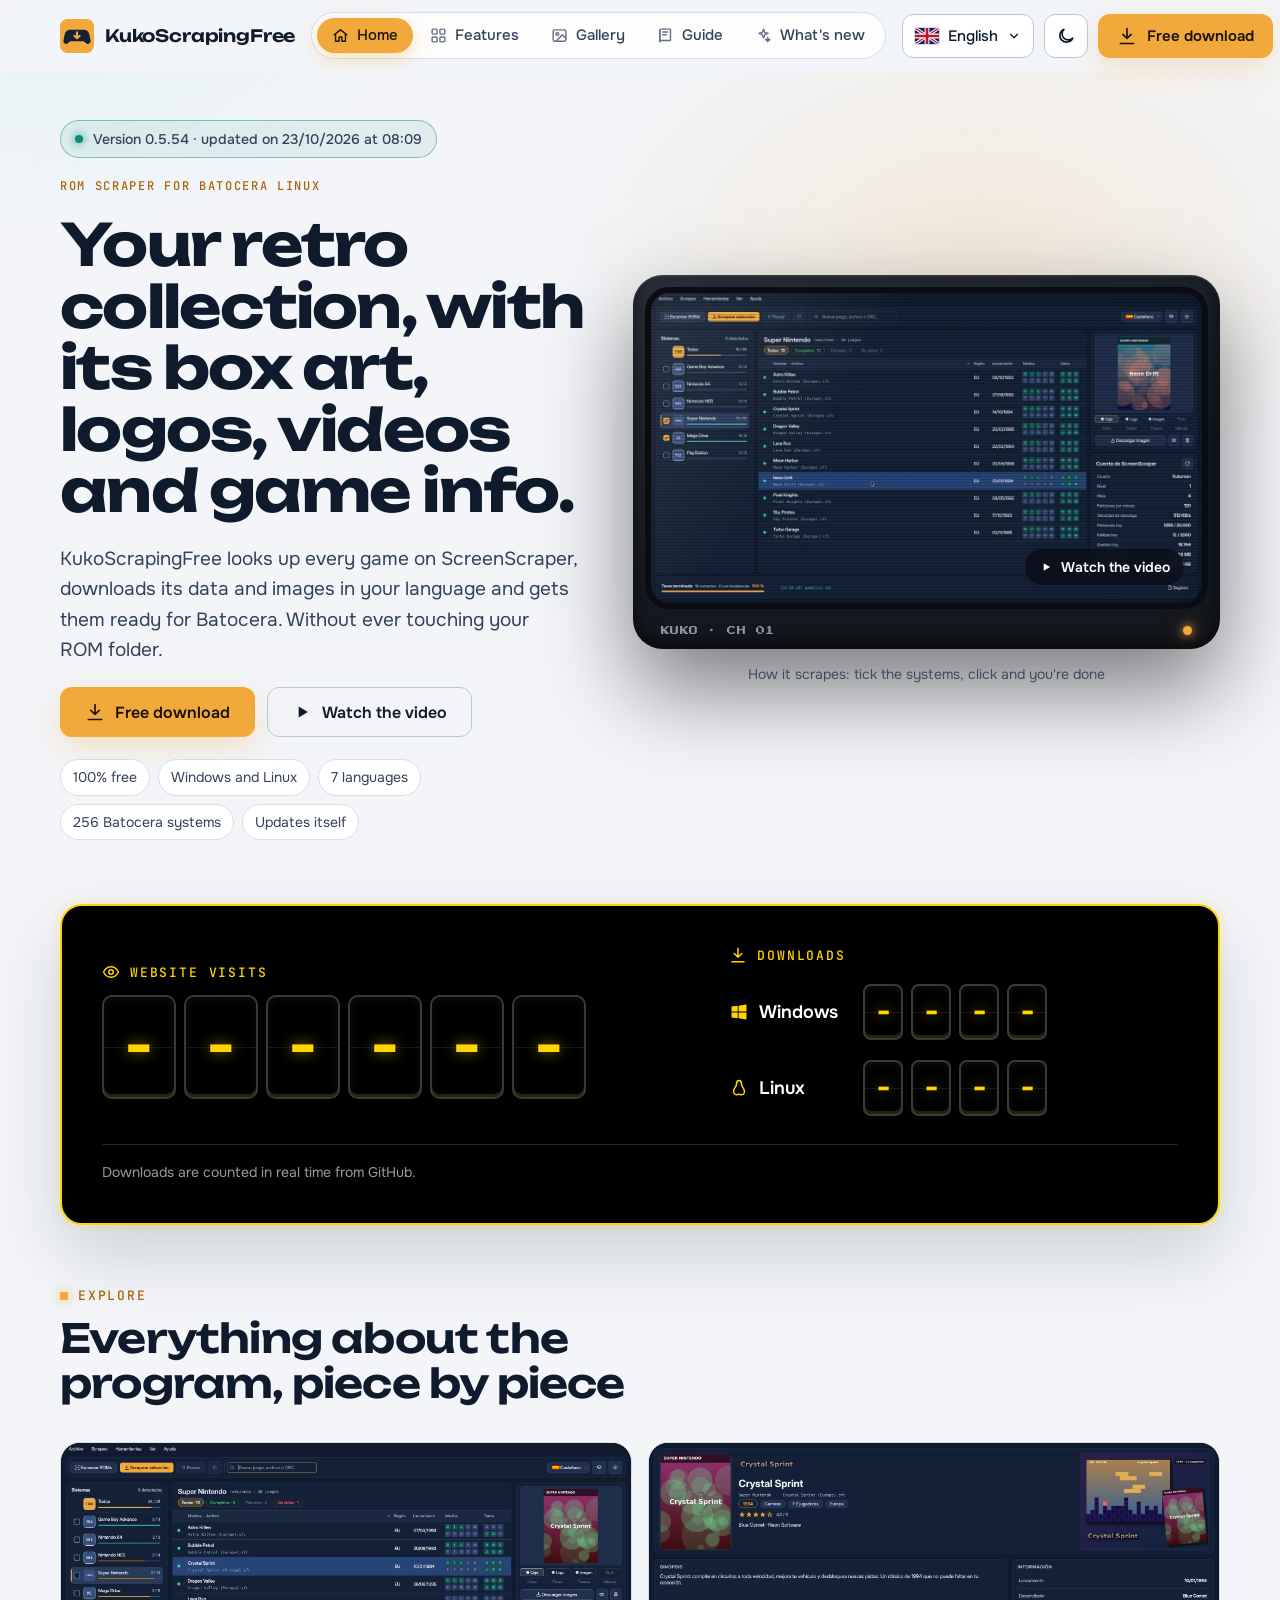
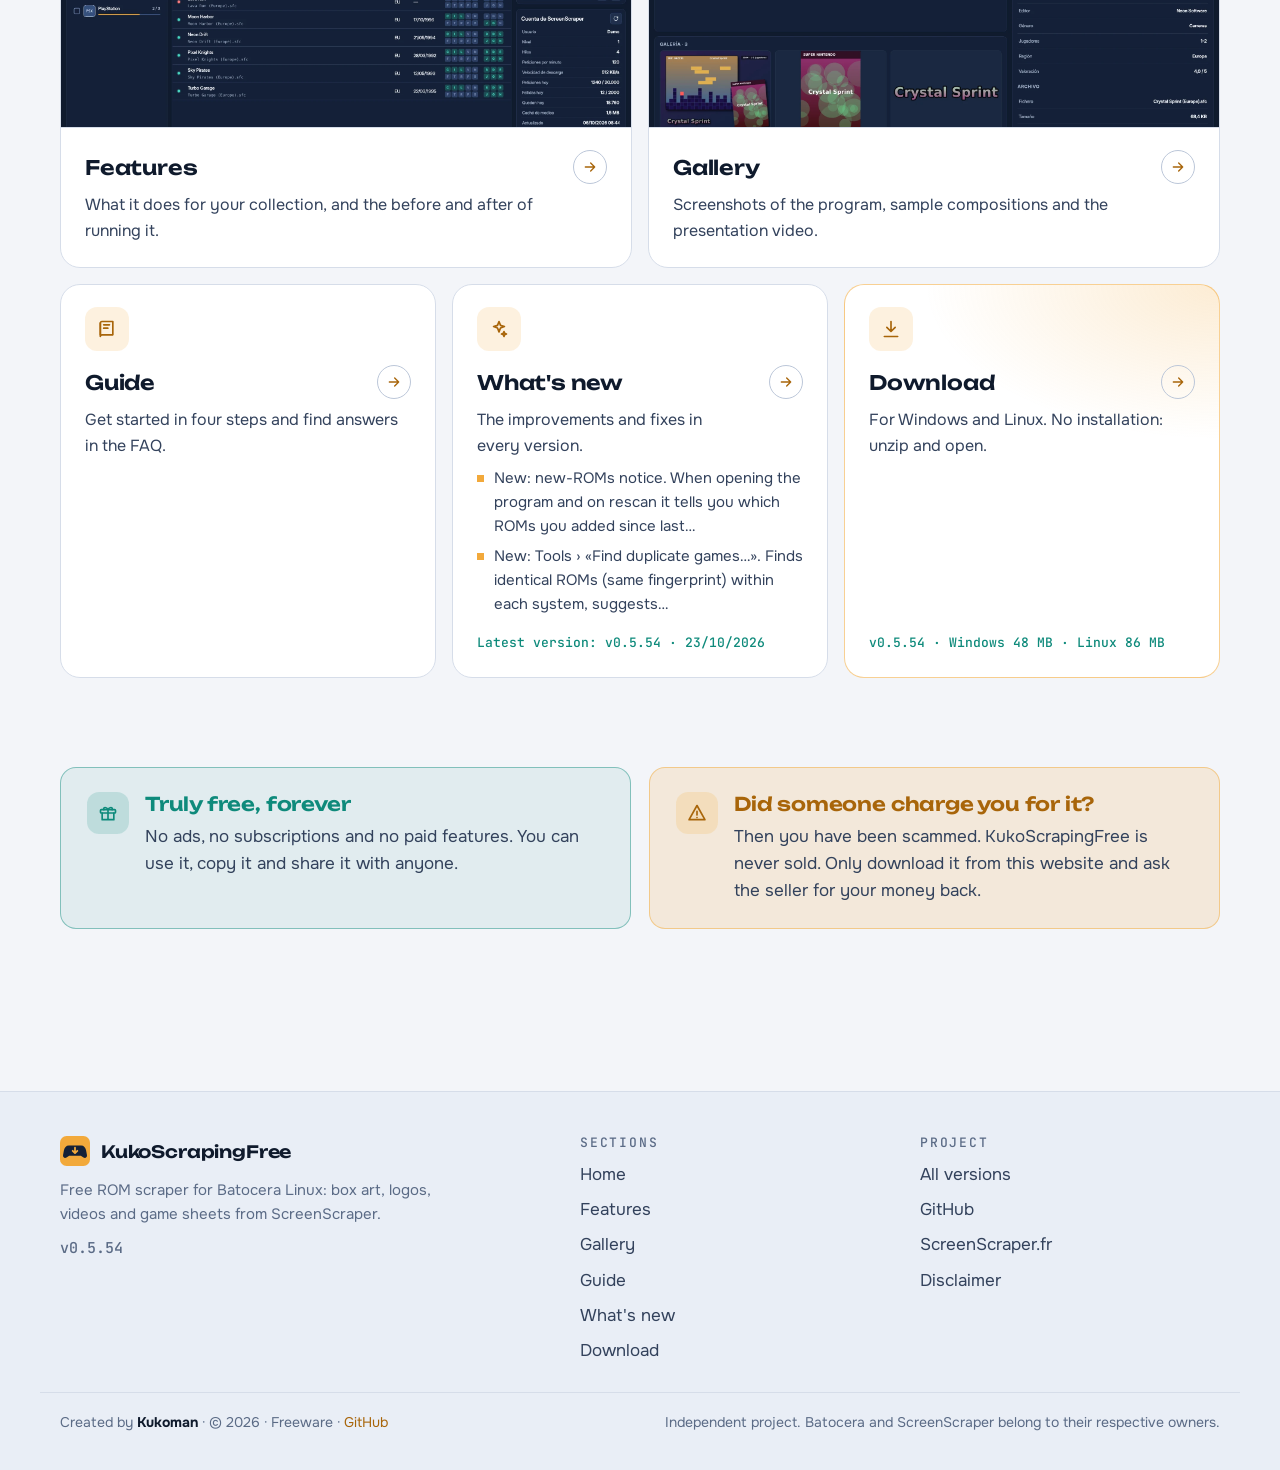
<file: index.html>
<!doctype html>
<html lang="es">
<head>
<meta charset="utf-8">
<meta name="viewport" content="width=device-width, initial-scale=1, viewport-fit=cover">
<title>KukoScrapingFree — Scraper de ROMs para Batocera</title>
<meta name="description" content="Scraper de ROMs para Batocera Linux: carátulas, logos, vídeos y fichas de tus juegos desde ScreenScraper. Gratis, en 7 idiomas, para Windows y Linux.">
<meta name="theme-color" content="#0b1220">
<link rel="icon" href="favicon.svg" type="image/svg+xml">
<link rel="canonical" href="https://kukoxbmc.github.io/KukoScrapingFree-web/">
<meta property="og:type" content="website">
<meta property="og:site_name" content="KukoScrapingFree">
<meta property="og:title" content="KukoScrapingFree — Scraper de ROMs para Batocera">
<meta property="og:description" content="Scraper de ROMs para Batocera Linux: carátulas, logos, vídeos y fichas de tus juegos desde ScreenScraper. Gratis, en 7 idiomas, para Windows y Linux.">
<meta property="og:url" content="https://kukoxbmc.github.io/KukoScrapingFree-web/">
<meta property="og:image" content="https://kukoxbmc.github.io/KukoScrapingFree-web/imagenes/vista-previa.png">
<meta property="og:image:width" content="1200">
<meta property="og:image:height" content="630">
<meta property="og:locale" content="es_ES">
<meta name="twitter:card" content="summary_large_image">
<script>
/* tema guardado, antes de pintar nada (sin parpadeo) */
try{var t=localStorage.getItem("kuko-tema");if(t==="light"||t==="dark")document.documentElement.setAttribute("data-theme",t);}catch(e){}
var a={"funciones":"funciones.html","capturas":"galeria.html","como-funciona":"guia.html#pasos","historial":"novedades.html","preguntas":"guia.html#preguntas","descargar":"descargar.html","aviso":"descargar.html#aviso"}[location.hash.slice(1)];if(a)location.replace(a);
</script>
<link rel="preconnect" href="https://fonts.googleapis.com">
<link rel="preconnect" href="https://fonts.gstatic.com" crossorigin>
<link rel="stylesheet" href="https://fonts.googleapis.com/css2?family=Unbounded:wght@500;600;700&amp;family=Onest:wght@400;500;600;700&amp;family=JetBrains+Mono:wght@500;700&amp;family=Press+Start+2P&amp;display=swap">
<link rel="stylesheet" href="css/web.css?v=202610231010">
</head>
<body>
<a class="skip" href="#contenido" data-t="skip">Saltar al contenido</a>
<div class="carga" id="carga" aria-hidden="true"></div>

<!-- ============================ CABECERA (igual en todos los módulos) ============================ -->
<header class="top" id="top">
<div class="top-in">
<a href="index.html" class="brand" data-nav="inicio"><svg width="34" height="34" viewBox="0 0 64 64" aria-hidden="true"><rect width="64" height="64" rx="14" fill="#f2a93b"></rect><path fill="#152137" d="M19 20h26c6 0 9.5 4.5 10.6 10.5l1.9 10.2c.9 4.8-3.7 7.8-7.4 5.2L44.5 42h-25l-5.6 3.9c-3.7 2.6-8.3-.4-7.4-5.2l1.9-10.2C9.5 24.5 13 20 19 20z"></path><path d="M32 25v11M27 31.5l5 5 5-5" fill="none" stroke="#f2a93b" stroke-width="3.8" stroke-linecap="round" stroke-linejoin="round"></path></svg><span>KukoScrapingFree</span></a>
<nav class="nav" aria-label="Secciones" data-label="nav_label">
<a href="index.html" data-nav="inicio" aria-current="page"><svg viewBox="0 0 24 24" fill="none" stroke="currentColor" stroke-width="2" stroke-linecap="round" stroke-linejoin="round" aria-hidden="true"><path d="M3 11l9-7 9 7"></path><path d="M5 10v10h5v-6h4v6h5V10"></path></svg><span data-t="nav_home">Inicio</span></a>
<a href="funciones.html" data-nav="funciones"><svg viewBox="0 0 24 24" fill="none" stroke="currentColor" stroke-width="2" stroke-linecap="round" stroke-linejoin="round" aria-hidden="true"><rect x="3" y="3" width="7" height="7" rx="1.5"></rect><rect x="14" y="3" width="7" height="7" rx="1.5"></rect><rect x="3" y="14" width="7" height="7" rx="1.5"></rect><rect x="14" y="14" width="7" height="7" rx="1.5"></rect></svg><span data-t="nav_features">Funciones</span></a>
<a href="galeria.html" data-nav="galeria"><svg viewBox="0 0 24 24" fill="none" stroke="currentColor" stroke-width="2" stroke-linecap="round" stroke-linejoin="round" aria-hidden="true"><rect x="3" y="4" width="18" height="16" rx="2"></rect><circle cx="9" cy="10" r="2"></circle><path d="M21 16l-5-5-9 9"></path></svg><span data-t="nav_gallery">Galería</span></a>
<a href="guia.html" data-nav="guia"><svg viewBox="0 0 24 24" fill="none" stroke="currentColor" stroke-width="2" stroke-linecap="round" stroke-linejoin="round" aria-hidden="true"><path d="M4 5a2 2 0 0 1 2-2h13v16H6a2 2 0 0 0-2 2z"></path><path d="M4 19V5M8 7h7M8 11h5"></path></svg><span data-t="nav_guide">Guía</span></a>
<a href="novedades.html" data-nav="novedades"><svg viewBox="0 0 24 24" fill="none" stroke="currentColor" stroke-width="2" stroke-linecap="round" stroke-linejoin="round" aria-hidden="true"><path d="M12 3l1.8 4.7L18.5 9l-4.7 1.8L12 15.5l-1.8-4.7L5.5 9l4.7-1.3z"></path><path d="M18 15l.8 2.2L21 18l-2.2.8L18 21l-.8-2.2L15 18l2.2-.8z"></path></svg><span data-t="nav_news">Novedades</span></a>
</nav>
<div class="tools">
<div class="lang" id="lang">
<button type="button" class="lang-btn" id="lang-btn" aria-haspopup="true" aria-expanded="false" title="Idioma" data-title="lang_label"><span id="lang-flag"></span><span id="lang-name">Español</span><svg width="14" height="14" viewBox="0 0 24 24" fill="none" stroke="currentColor" stroke-width="2.4" stroke-linecap="round" stroke-linejoin="round" aria-hidden="true"><path d="M6 9l6 6 6-6"></path></svg></button>
<ul class="lang-menu" id="lang-menu" role="menu" hidden></ul>
</div>
<button type="button" class="ibtn" id="theme-btn" title="Cambiar entre tema claro y oscuro" data-title="theme_toggle" aria-label="Cambiar entre tema claro y oscuro">
<span id="ico-sun"><svg class="icon" viewBox="0 0 24 24" fill="none" stroke="currentColor" stroke-width="2" stroke-linecap="round" aria-hidden="true"><circle cx="12" cy="12" r="4"></circle><path d="M12 2v2M12 20v2M4.9 4.9l1.4 1.4M17.7 17.7l1.4 1.4M2 12h2M20 12h2M4.9 19.1l1.4-1.4M17.7 6.3l1.4-1.4"></path></svg></span>
<span id="ico-moon" hidden><svg class="icon" viewBox="0 0 24 24" fill="none" stroke="currentColor" stroke-width="2" stroke-linecap="round" stroke-linejoin="round" aria-hidden="true"><path d="M20 14.5A8 8 0 1 1 9.5 4a6.5 6.5 0 0 0 10.5 10.5z"></path></svg></span>
</button>
<a class="btn btn-a cta-s" href="descargar.html" data-nav="descargar"><svg class="icon" viewBox="0 0 24 24" fill="none" stroke="currentColor" stroke-width="2" stroke-linecap="round" stroke-linejoin="round" aria-hidden="true"><path d="M12 3v12M7 10l5 5 5-5M4 21h16"></path></svg><span data-t="nav_download">Descargar gratis</span></a>
</div>
</div>
</header>

<!-- ============================ CONTENIDO DEL MÓDULO ============================ -->
<main id="contenido" data-pagina="inicio" data-mt="meta_title" data-md="meta_desc">
<!-- ============================ PORTADA ============================ -->
<section class="hero">
<div class="wrap hero-in">
<div class="hero-txt">
<a href="novedades.html" id="ver-line" class="verline" hidden><span class="dot" aria-hidden="true"></span><span id="ver-text"></span></a>
<span class="tag" data-t="hero_tag">Scraper de ROMs para Batocera Linux</span>
<h1 tabindex="-1" data-t="hero_title">Tu colección retro, con sus carátulas, logos, vídeos y fichas.</h1>
<p class="hero-sub" data-t="hero_sub">KukoScrapingFree busca cada juego en ScreenScraper, descarga sus datos e imágenes en tu idioma y los deja listos para Batocera. Sin tocar nunca tu carpeta de ROMs.</p>
<div class="hero-btns">
<a href="descargar.html" class="btn btn-a"><svg class="icon" viewBox="0 0 24 24" fill="none" stroke="currentColor" stroke-width="2" stroke-linecap="round" stroke-linejoin="round" aria-hidden="true"><path d="M12 3v12M7 10l5 5 5-5M4 21h16"></path></svg><span data-t="btn_download">Descargar gratis</span></a>
<button type="button" class="btn btn-b" data-video><svg class="icon" viewBox="0 0 24 24" fill="currentColor" aria-hidden="true"><path d="M8 5.5v13l11-6.5z"></path></svg><span data-t="hero_watch">Ver el vídeo</span></button>
</div>
<ul class="badges">
<li data-t="badge_free">100 % gratuito</li>
<li data-t="badge_os">Windows y Linux</li>
<li data-t="badge_langs">7 idiomas</li>
<li data-t="badge_systems">256 sistemas de Batocera</li>
<li data-t="badge_update">Se actualiza solo</li>
</ul>
</div>
<figure class="tv">
<div class="tv-body">
<div class="tv-screen">
<video id="hero-video" autoplay muted loop playsinline preload="metadata" poster="imagenes/poster.webp" src="video/bucle.mp4" data-alt="alt_main" aria-label="KukoScrapingFree scrapeando Super Nintendo y Mega Drive"></video>
<div class="tv-glare"></div>
<button type="button" class="tv-play" data-video><svg width="14" height="14" viewBox="0 0 24 24" fill="currentColor" aria-hidden="true"><path d="M8 5.5v13l11-6.5z"></path></svg><span data-t="hero_watch">Ver el vídeo</span></button>
</div>
<div class="tv-foot"><span class="tv-label">KUKO&nbsp;·&nbsp;CH&nbsp;01</span><span class="tv-led" aria-hidden="true"></span></div>
</div>
<figcaption class="tv-cap" data-t="hero_screen">Así scrapea: marca los sistemas, pulsa y listo</figcaption>
</figure>
</div>
</section>

<!-- ============================ CONTADORES ============================ -->
<section class="wrap stats" aria-live="polite">
<div class="stats-box">
<div>
<p class="stat-label"><svg width="18" height="18" viewBox="0 0 24 24" fill="none" stroke="currentColor" stroke-width="2" stroke-linecap="round" stroke-linejoin="round" aria-hidden="true"><path d="M2 12s3.6-7 10-7 10 7 10 7-3.6 7-10 7S2 12 2 12z"></path><circle cx="12" cy="12" r="3"></circle></svg><span data-t="stats_visits">Visitas a la web</span></p>
<div class="digits" id="cnt-visitas" data-min="6"></div>
</div>
<div class="dl-stats">
<p class="stat-label" style="margin:0"><svg width="18" height="18" viewBox="0 0 24 24" fill="none" stroke="currentColor" stroke-width="2" stroke-linecap="round" stroke-linejoin="round" aria-hidden="true"><path d="M12 3v12M7 10l5 5 5-5M4 21h16"></path></svg><span data-t="stats_downloads">Descargas</span></p>
<div class="dl-row"><span class="dl-name"><svg width="20" height="20" viewBox="0 0 24 24" fill="#ffd400" aria-hidden="true"><path d="M3 5.5l7.5-1v7H3zM11.5 4.4L21 3v8.5h-9.5zM3 12.5h7.5v7L3 18.5zM11.5 12.5H21V21l-9.5-1.4z"></path></svg><span data-t="stats_win">Windows</span></span><div class="digits sm" id="cnt-windows" data-min="4"></div></div>
<div class="dl-row"><span class="dl-name"><svg width="20" height="20" viewBox="0 0 24 24" fill="none" stroke="#ffd400" stroke-width="1.8" stroke-linecap="round" stroke-linejoin="round" aria-hidden="true"><path d="M12 3c-2.2 0-3 1.8-3 4 0 1.5-.4 2.6-1.4 4C6.3 12.8 5 15 5.6 17.5 6 19 7.5 20 9 20c1 0 2-.6 3-.6s2 .6 3 .6c1.5 0 3-1 3.4-2.5.6-2.5-.7-4.7-2-6.5-1-1.4-1.4-2.5-1.4-4 0-2.2-.8-4-3-4z"></path></svg><span data-t="stats_linux">Linux</span></span><div class="digits sm" id="cnt-linux" data-min="4"></div></div>
</div>
<p class="stats-note" data-t="stats_note">Las descargas se cuentan en tiempo real desde GitHub.</p>
</div>
</section>

<!-- ============================ EXPLORA ============================ -->
<section class="wrap">
<p class="kicker" data-t="exp_kicker">Explora</p>
<h2 class="h2" data-t="exp_title">Todo sobre el programa, por partes</h2>
<div class="explore">
<a class="xcard big rv" href="funciones.html">
<div class="pic"><img src="imagenes/principal.webp" width="1916" height="1076" loading="lazy" decoding="async" alt="" ></div>
<div class="body"><h3><span data-t="nav_features">Funciones</span><span class="arrow"><svg width="16" height="16" viewBox="0 0 24 24" fill="none" stroke="currentColor" stroke-width="2" stroke-linecap="round" stroke-linejoin="round" aria-hidden="true"><path d="M5 12h14M13 6l6 6-6 6"></path></svg></span></h3><p data-t="exp_feat">Lo que hace por tu colección, y el antes y después de pasar por el programa.</p></div>
</a>
<a class="xcard big rv" href="galeria.html">
<div class="pic"><img src="imagenes/ficha.webp" width="1916" height="1076" loading="lazy" decoding="async" alt=""></div>
<div class="body"><h3><span data-t="nav_gallery">Galería</span><span class="arrow"><svg width="16" height="16" viewBox="0 0 24 24" fill="none" stroke="currentColor" stroke-width="2" stroke-linecap="round" stroke-linejoin="round" aria-hidden="true"><path d="M5 12h14M13 6l6 6-6 6"></path></svg></span></h3><p data-t="exp_gal">Capturas del programa, composiciones de ejemplo y el vídeo de presentación.</p></div>
</a>
<a class="xcard rv" href="guia.html">
<div class="body"><span class="ico"><svg class="icon" viewBox="0 0 24 24" fill="none" stroke="currentColor" stroke-width="2" stroke-linecap="round" stroke-linejoin="round" aria-hidden="true"><path d="M4 5a2 2 0 0 1 2-2h13v16H6a2 2 0 0 0-2 2z"></path><path d="M4 19V5M8 7h7M8 11h5"></path></svg></span><h3><span data-t="nav_guide">Guía</span><span class="arrow"><svg width="16" height="16" viewBox="0 0 24 24" fill="none" stroke="currentColor" stroke-width="2" stroke-linecap="round" stroke-linejoin="round" aria-hidden="true"><path d="M5 12h14M13 6l6 6-6 6"></path></svg></span></h3><p data-t="exp_guide">Empieza en cuatro pasos y resuelve tus dudas en las preguntas frecuentes.</p></div>
</a>
<a class="xcard rv" href="novedades.html">
<div class="body"><span class="ico"><svg class="icon" viewBox="0 0 24 24" fill="none" stroke="currentColor" stroke-width="2" stroke-linecap="round" stroke-linejoin="round" aria-hidden="true"><path d="M12 3l1.8 4.7L18.5 9l-4.7 1.8L12 15.5l-1.8-4.7L5.5 9l4.7-1.3z"></path><path d="M18 15l.8 2.2L21 18l-2.2.8L18 21l-.8-2.2L15 18l2.2-.8z"></path></svg></span><h3><span data-t="nav_news">Novedades</span><span class="arrow"><svg width="16" height="16" viewBox="0 0 24 24" fill="none" stroke="currentColor" stroke-width="2" stroke-linecap="round" stroke-linejoin="round" aria-hidden="true"><path d="M5 12h14M13 6l6 6-6 6"></path></svg></span></h3><p data-t="exp_news">Las mejoras y arreglos de cada versión.</p><ul class="teaser" id="news-teaser"></ul><span class="meta" id="news-meta"></span></div>
</a>
<a class="xcard accent rv" href="descargar.html">
<div class="body"><span class="ico"><svg class="icon" viewBox="0 0 24 24" fill="none" stroke="currentColor" stroke-width="2" stroke-linecap="round" stroke-linejoin="round" aria-hidden="true"><path d="M12 3v12M7 10l5 5 5-5M4 21h16"></path></svg></span><h3><span data-t="nav_dl">Descargar</span><span class="arrow"><svg width="16" height="16" viewBox="0 0 24 24" fill="none" stroke="currentColor" stroke-width="2" stroke-linecap="round" stroke-linejoin="round" aria-hidden="true"><path d="M5 12h14M13 6l6 6-6 6"></path></svg></span></h3><p data-t="exp_dl">Para Windows y Linux. Sin instalación: descomprime y abre.</p><span class="meta" id="dl-meta"></span></div>
</a>
</div>
</section>

<!-- ============================ GRATIS ============================ -->
<section class="wrap sec">
<div class="duo">
<div class="note n-free rv"><span class="ico"><svg class="icon" viewBox="0 0 24 24" fill="none" stroke="currentColor" stroke-width="2" stroke-linecap="round" stroke-linejoin="round" aria-hidden="true"><rect x="3" y="8" width="18" height="4" rx="1"></rect><path d="M5 12v8h14v-8M12 8v12M12 8c-1.5-3.5-6-3.5-5 0M12 8c1.5-3.5 6-3.5 5 0"></path></svg></span><div><h2 data-t="free_title">Gratis de verdad, y para siempre</h2><p data-t="free_text">Sin anuncios, sin suscripciones y sin funciones de pago. Puedes usarlo, copiarlo y compartirlo con quien quieras.</p></div></div>
<div class="note n-scam rv"><span class="ico"><svg class="icon" viewBox="0 0 24 24" fill="none" stroke="currentColor" stroke-width="2" stroke-linecap="round" stroke-linejoin="round" aria-hidden="true"><path d="M12 3l9.5 17h-19z"></path><path d="M12 10v4.5M12 17.5h.01"></path></svg></span><div><h2 data-t="scam_title">¿Te lo han cobrado?</h2><p data-t="scam_text">Entonces te han estafado. KukoScrapingFree no se vende nunca. Descárgalo solo desde esta web y reclama tu dinero a quien te lo vendió.</p></div></div>
</div>
</section>
</main>

<!-- ============================ PIE ============================ -->
<footer>
<div class="foot">
<div>
<a href="index.html" class="brand"><svg width="30" height="30" viewBox="0 0 64 64" aria-hidden="true"><rect width="64" height="64" rx="14" fill="#f2a93b"></rect><path fill="#152137" d="M19 20h26c6 0 9.5 4.5 10.6 10.5l1.9 10.2c.9 4.8-3.7 7.8-7.4 5.2L44.5 42h-25l-5.6 3.9c-3.7 2.6-8.3-.4-7.4-5.2l1.9-10.2C9.5 24.5 13 20 19 20z"></path><path d="M32 25v11M27 31.5l5 5 5-5" fill="none" stroke="#f2a93b" stroke-width="3.8" stroke-linecap="round" stroke-linejoin="round"></path></svg>KukoScrapingFree</a>
<p data-t="foot_desc">Scraper de ROMs gratuito para Batocera Linux: carátulas, logos, vídeos y fichas de tus juegos desde ScreenScraper.</p>
<p class="dlv" id="foot-ver"></p>
</div>
<div>
<h2 data-t="foot_sections">Secciones</h2>
<ul>
<li><a href="index.html" data-t="nav_home">Inicio</a></li>
<li><a href="funciones.html" data-t="nav_features">Funciones</a></li>
<li><a href="galeria.html" data-t="nav_gallery">Galería</a></li>
<li><a href="guia.html" data-t="nav_guide">Guía</a></li>
<li><a href="novedades.html" data-t="nav_news">Novedades</a></li>
<li><a href="descargar.html" data-t="nav_dl">Descargar</a></li>
</ul>
</div>
<div>
<h2 data-t="foot_project">Proyecto</h2>
<ul>
<li><a href="https://github.com/kukoxbmc/KukoScrapingFree-web/releases" data-t="foot_releases">Todas las versiones</a></li>
<li><a href="https://github.com/kukoxbmc/KukoScrapingFree-web">GitHub</a></li>
<li><a href="https://www.screenscraper.fr">ScreenScraper.fr</a></li>
<li><a href="descargar.html#aviso" data-t="disc_title">Descargo de responsabilidad</a></li>
</ul>
</div>
</div>
<div class="foot-bottom"><span data-h="foot_by">Creado por <b>Kukoman</b> · © 2026 · Freeware · <a href="https://github.com/kukoxbmc/KukoScrapingFree-web">GitHub</a></span><span data-t="foot_indep">Proyecto independiente. Batocera y ScreenScraper pertenecen a sus respectivos autores.</span></div>
</footer>

<!-- menú de abajo (móvil) -->
<nav class="tabbar" aria-label="Secciones" data-label="nav_label">
<a href="index.html" data-nav="inicio" aria-current="page"><svg viewBox="0 0 24 24" fill="none" stroke="currentColor" stroke-width="2" stroke-linecap="round" stroke-linejoin="round" aria-hidden="true"><path d="M3 11l9-7 9 7"></path><path d="M5 10v10h5v-6h4v6h5V10"></path></svg><span data-t="nav_home">Inicio</span></a>
<a href="funciones.html" data-nav="funciones"><svg viewBox="0 0 24 24" fill="none" stroke="currentColor" stroke-width="2" stroke-linecap="round" stroke-linejoin="round" aria-hidden="true"><rect x="3" y="3" width="7" height="7" rx="1.5"></rect><rect x="14" y="3" width="7" height="7" rx="1.5"></rect><rect x="3" y="14" width="7" height="7" rx="1.5"></rect><rect x="14" y="14" width="7" height="7" rx="1.5"></rect></svg><span data-t="nav_features">Funciones</span></a>
<a href="galeria.html" data-nav="galeria"><svg viewBox="0 0 24 24" fill="none" stroke="currentColor" stroke-width="2" stroke-linecap="round" stroke-linejoin="round" aria-hidden="true"><rect x="3" y="4" width="18" height="16" rx="2"></rect><circle cx="9" cy="10" r="2"></circle><path d="M21 16l-5-5-9 9"></path></svg><span data-t="nav_gallery">Galería</span></a>
<a href="guia.html" data-nav="guia"><svg viewBox="0 0 24 24" fill="none" stroke="currentColor" stroke-width="2" stroke-linecap="round" stroke-linejoin="round" aria-hidden="true"><path d="M4 5a2 2 0 0 1 2-2h13v16H6a2 2 0 0 0-2 2z"></path><path d="M4 19V5M8 7h7M8 11h5"></path></svg><span data-t="nav_guide">Guía</span></a>
<a href="novedades.html" data-nav="novedades"><svg viewBox="0 0 24 24" fill="none" stroke="currentColor" stroke-width="2" stroke-linecap="round" stroke-linejoin="round" aria-hidden="true"><path d="M12 3l1.8 4.7L18.5 9l-4.7 1.8L12 15.5l-1.8-4.7L5.5 9l4.7-1.3z"></path><path d="M18 15l.8 2.2L21 18l-2.2.8L18 21l-.8-2.2L15 18l2.2-.8z"></path></svg><span data-t="nav_news">Novedades</span></a>
</nav>

<!-- ventanas -->
<dialog id="lb" aria-label="Captura">
<img class="lb-img" id="lb-img" alt="">
<div class="lb-bar"><span class="lb-cap" id="lb-cap"></span><span class="lb-btns">
<button type="button" id="lb-prev" data-label="lb_prev" aria-label="Anterior"><svg width="20" height="20" viewBox="0 0 24 24" fill="none" stroke="currentColor" stroke-width="2.4" stroke-linecap="round" stroke-linejoin="round" aria-hidden="true"><path d="M15 6l-6 6 6 6"></path></svg></button>
<button type="button" id="lb-next" data-label="lb_next" aria-label="Siguiente"><svg width="20" height="20" viewBox="0 0 24 24" fill="none" stroke="currentColor" stroke-width="2.4" stroke-linecap="round" stroke-linejoin="round" aria-hidden="true"><path d="M9 6l6 6-6 6"></path></svg></button>
<button type="button" id="lb-close" data-label="lb_close" aria-label="Cerrar"><svg width="20" height="20" viewBox="0 0 24 24" fill="none" stroke="currentColor" stroke-width="2.4" stroke-linecap="round" aria-hidden="true"><path d="M6 6l12 12M18 6L6 18"></path></svg></button>
</span></div>
</dialog>
<dialog id="vd" aria-label="Vídeo">
<video class="vid" id="vd-video" controls preload="none" poster="imagenes/poster.webp" src="video/presentacion.mp4"></video>
<div class="lb-bar"><span class="lb-cap">KukoScrapingFree</span><span class="lb-btns"><button type="button" id="vd-close" data-label="video_close" aria-label="Cerrar el vídeo"><svg width="20" height="20" viewBox="0 0 24 24" fill="none" stroke="currentColor" stroke-width="2.4" stroke-linecap="round" aria-hidden="true"><path d="M6 6l12 12M18 6L6 18"></path></svg></button></span></div>
</dialog>

<script src="js/textos.js?v=202610231010"></script>
<script src="js/web.js?v=202610231010"></script>
</body>
</html>
</file>
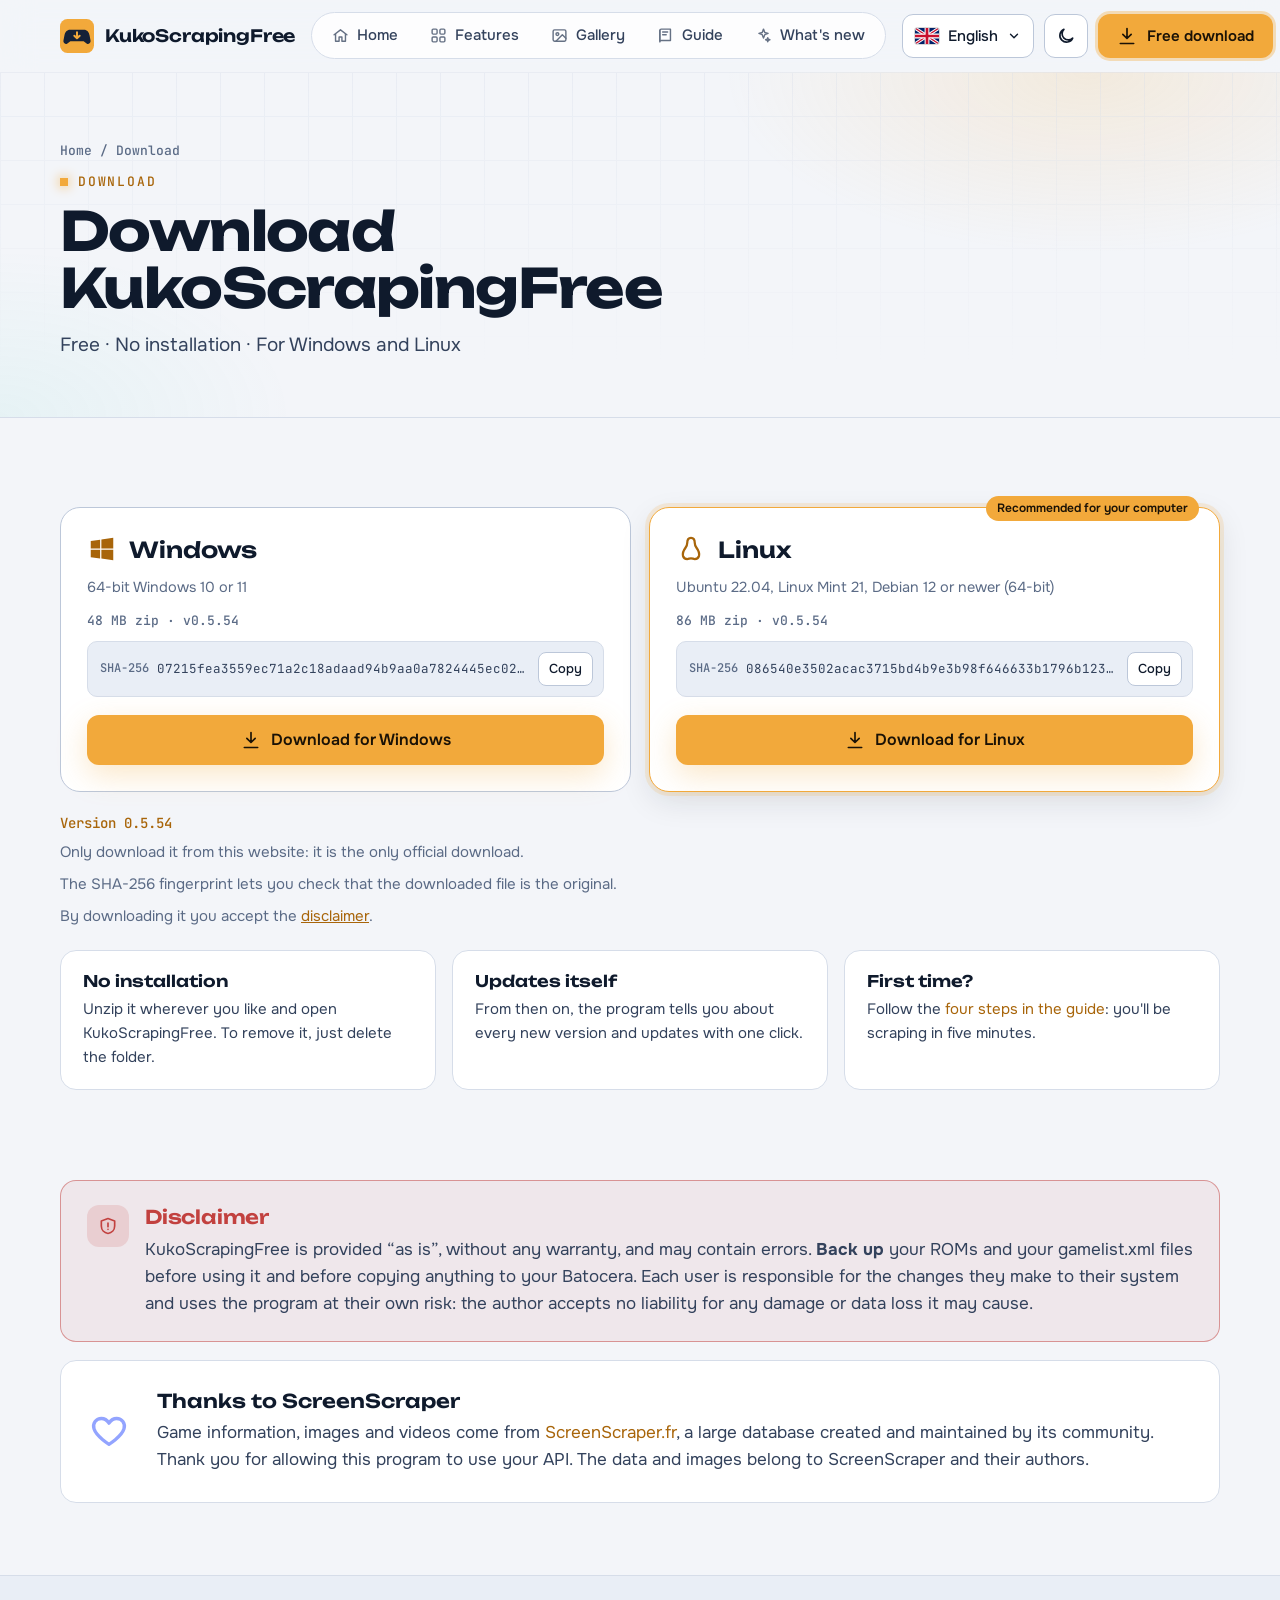
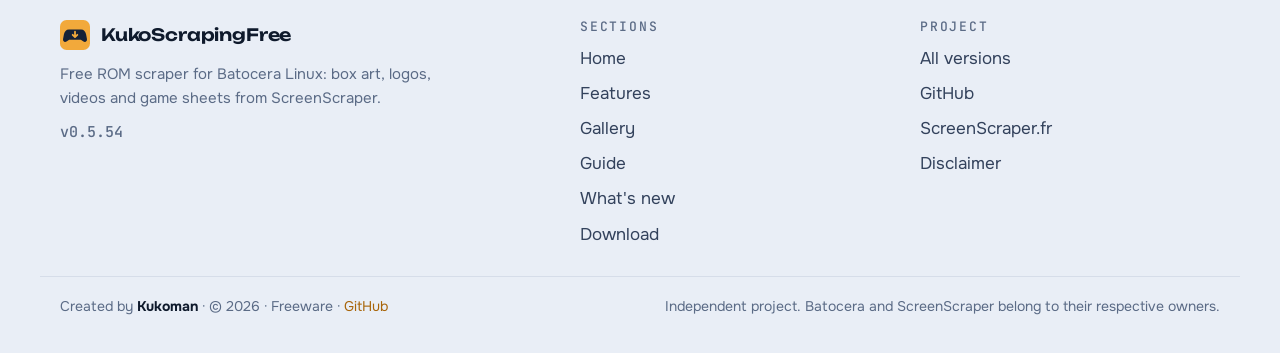
<file: descargar.html>
<!doctype html>
<html lang="es">
<head>
<meta charset="utf-8">
<meta name="viewport" content="width=device-width, initial-scale=1, viewport-fit=cover">
<title>Descargar — KukoScrapingFree</title>
<meta name="description" content="Descarga gratis KukoScrapingFree para Windows y Linux. Sin instalación y sin anuncios.">
<meta name="theme-color" content="#0b1220">
<link rel="icon" href="favicon.svg" type="image/svg+xml">
<link rel="canonical" href="https://kukoxbmc.github.io/KukoScrapingFree-web/descargar.html">
<meta property="og:type" content="website">
<meta property="og:site_name" content="KukoScrapingFree">
<meta property="og:title" content="Descargar — KukoScrapingFree">
<meta property="og:description" content="Descarga gratis KukoScrapingFree para Windows y Linux. Sin instalación y sin anuncios.">
<meta property="og:url" content="https://kukoxbmc.github.io/KukoScrapingFree-web/descargar.html">
<meta property="og:image" content="https://kukoxbmc.github.io/KukoScrapingFree-web/imagenes/vista-previa.png">
<meta property="og:image:width" content="1200">
<meta property="og:image:height" content="630">
<meta property="og:locale" content="es_ES">
<meta name="twitter:card" content="summary_large_image">
<script>
/* tema guardado, antes de pintar nada (sin parpadeo) */
try{var t=localStorage.getItem("kuko-tema");if(t==="light"||t==="dark")document.documentElement.setAttribute("data-theme",t);}catch(e){}
</script>
<link rel="preconnect" href="https://fonts.googleapis.com">
<link rel="preconnect" href="https://fonts.gstatic.com" crossorigin>
<link rel="stylesheet" href="https://fonts.googleapis.com/css2?family=Unbounded:wght@500;600;700&amp;family=Onest:wght@400;500;600;700&amp;family=JetBrains+Mono:wght@500;700&amp;family=Press+Start+2P&amp;display=swap">
<link rel="stylesheet" href="css/web.css?v=202610231010">
</head>
<body>
<a class="skip" href="#contenido" data-t="skip">Saltar al contenido</a>
<div class="carga" id="carga" aria-hidden="true"></div>

<!-- ============================ CABECERA (igual en todos los módulos) ============================ -->
<header class="top" id="top">
<div class="top-in">
<a href="index.html" class="brand" data-nav="inicio"><svg width="34" height="34" viewBox="0 0 64 64" aria-hidden="true"><rect width="64" height="64" rx="14" fill="#f2a93b"></rect><path fill="#152137" d="M19 20h26c6 0 9.5 4.5 10.6 10.5l1.9 10.2c.9 4.8-3.7 7.8-7.4 5.2L44.5 42h-25l-5.6 3.9c-3.7 2.6-8.3-.4-7.4-5.2l1.9-10.2C9.5 24.5 13 20 19 20z"></path><path d="M32 25v11M27 31.5l5 5 5-5" fill="none" stroke="#f2a93b" stroke-width="3.8" stroke-linecap="round" stroke-linejoin="round"></path></svg><span>KukoScrapingFree</span></a>
<nav class="nav" aria-label="Secciones" data-label="nav_label">
<a href="index.html" data-nav="inicio"><svg viewBox="0 0 24 24" fill="none" stroke="currentColor" stroke-width="2" stroke-linecap="round" stroke-linejoin="round" aria-hidden="true"><path d="M3 11l9-7 9 7"></path><path d="M5 10v10h5v-6h4v6h5V10"></path></svg><span data-t="nav_home">Inicio</span></a>
<a href="funciones.html" data-nav="funciones"><svg viewBox="0 0 24 24" fill="none" stroke="currentColor" stroke-width="2" stroke-linecap="round" stroke-linejoin="round" aria-hidden="true"><rect x="3" y="3" width="7" height="7" rx="1.5"></rect><rect x="14" y="3" width="7" height="7" rx="1.5"></rect><rect x="3" y="14" width="7" height="7" rx="1.5"></rect><rect x="14" y="14" width="7" height="7" rx="1.5"></rect></svg><span data-t="nav_features">Funciones</span></a>
<a href="galeria.html" data-nav="galeria"><svg viewBox="0 0 24 24" fill="none" stroke="currentColor" stroke-width="2" stroke-linecap="round" stroke-linejoin="round" aria-hidden="true"><rect x="3" y="4" width="18" height="16" rx="2"></rect><circle cx="9" cy="10" r="2"></circle><path d="M21 16l-5-5-9 9"></path></svg><span data-t="nav_gallery">Galería</span></a>
<a href="guia.html" data-nav="guia"><svg viewBox="0 0 24 24" fill="none" stroke="currentColor" stroke-width="2" stroke-linecap="round" stroke-linejoin="round" aria-hidden="true"><path d="M4 5a2 2 0 0 1 2-2h13v16H6a2 2 0 0 0-2 2z"></path><path d="M4 19V5M8 7h7M8 11h5"></path></svg><span data-t="nav_guide">Guía</span></a>
<a href="novedades.html" data-nav="novedades"><svg viewBox="0 0 24 24" fill="none" stroke="currentColor" stroke-width="2" stroke-linecap="round" stroke-linejoin="round" aria-hidden="true"><path d="M12 3l1.8 4.7L18.5 9l-4.7 1.8L12 15.5l-1.8-4.7L5.5 9l4.7-1.3z"></path><path d="M18 15l.8 2.2L21 18l-2.2.8L18 21l-.8-2.2L15 18l2.2-.8z"></path></svg><span data-t="nav_news">Novedades</span></a>
</nav>
<div class="tools">
<div class="lang" id="lang">
<button type="button" class="lang-btn" id="lang-btn" aria-haspopup="true" aria-expanded="false" title="Idioma" data-title="lang_label"><span id="lang-flag"></span><span id="lang-name">Español</span><svg width="14" height="14" viewBox="0 0 24 24" fill="none" stroke="currentColor" stroke-width="2.4" stroke-linecap="round" stroke-linejoin="round" aria-hidden="true"><path d="M6 9l6 6 6-6"></path></svg></button>
<ul class="lang-menu" id="lang-menu" role="menu" hidden></ul>
</div>
<button type="button" class="ibtn" id="theme-btn" title="Cambiar entre tema claro y oscuro" data-title="theme_toggle" aria-label="Cambiar entre tema claro y oscuro">
<span id="ico-sun"><svg class="icon" viewBox="0 0 24 24" fill="none" stroke="currentColor" stroke-width="2" stroke-linecap="round" aria-hidden="true"><circle cx="12" cy="12" r="4"></circle><path d="M12 2v2M12 20v2M4.9 4.9l1.4 1.4M17.7 17.7l1.4 1.4M2 12h2M20 12h2M4.9 19.1l1.4-1.4M17.7 6.3l1.4-1.4"></path></svg></span>
<span id="ico-moon" hidden><svg class="icon" viewBox="0 0 24 24" fill="none" stroke="currentColor" stroke-width="2" stroke-linecap="round" stroke-linejoin="round" aria-hidden="true"><path d="M20 14.5A8 8 0 1 1 9.5 4a6.5 6.5 0 0 0 10.5 10.5z"></path></svg></span>
</button>
<a class="btn btn-a cta-s" href="descargar.html" data-nav="descargar" aria-current="page"><svg class="icon" viewBox="0 0 24 24" fill="none" stroke="currentColor" stroke-width="2" stroke-linecap="round" stroke-linejoin="round" aria-hidden="true"><path d="M12 3v12M7 10l5 5 5-5M4 21h16"></path></svg><span data-t="nav_download">Descargar gratis</span></a>
</div>
</div>
</header>

<!-- ============================ CONTENIDO DEL MÓDULO ============================ -->
<main id="contenido" data-pagina="descargar" data-mt="mt_descargar" data-md="md_descargar">
<section class="phead"><div class="wrap phead-in">
<p class="crumbs"><a href="index.html" data-t="nav_home">Inicio</a><span aria-hidden="true">/</span><span data-t="nav_dl">Descargar</span></p>
<p class="kicker" data-t="dl_kicker">Descargar</p>
<h1 tabindex="-1" data-t="dl_title">Descarga KukoScrapingFree</h1>
<p class="lead" data-t="dl_sub">Gratuito · Sin instalación · Para Windows y Linux</p>
</div></section>

<!-- ============================ DESCARGAS ============================ -->
<section class="wrap sec">
<div class="oscards">
<div class="os" id="os-windows">
<span class="os-rec" hidden data-t="dl_rec">Recomendado para tu equipo</span>
<div class="os-head"><svg class="icon" viewBox="0 0 24 24" fill="currentColor" aria-hidden="true"><path d="M3 5.5l7.5-1v7H3zM11.5 4.4L21 3v8.5h-9.5zM3 12.5h7.5v7L3 18.5zM11.5 12.5H21V21l-9.5-1.4z"></path></svg>Windows</div>
<p data-t="dl_req_win">Windows 10 u 11 de 64 bits</p>
<span class="os-meta" id="size-win"></span>
<div class="sha" id="sha-win" hidden><span data-t="dl_sha">SHA-256</span><code></code><button type="button" data-copy data-t="dl_copy">Copiar</button></div>
<a id="dl-win" href="https://github.com/kukoxbmc/KukoScrapingFree-web/releases/latest" class="btn btn-a"><svg class="icon" viewBox="0 0 24 24" fill="none" stroke="currentColor" stroke-width="2" stroke-linecap="round" stroke-linejoin="round" aria-hidden="true"><path d="M12 3v12M7 10l5 5 5-5M4 21h16"></path></svg><span data-t="dl_win">Descargar para Windows</span></a>
</div>
<div class="os" id="os-linux">
<span class="os-rec" hidden data-t="dl_rec">Recomendado para tu equipo</span>
<div class="os-head"><svg class="icon" viewBox="0 0 24 24" fill="none" stroke="currentColor" stroke-width="1.8" stroke-linecap="round" stroke-linejoin="round" aria-hidden="true"><path d="M12 3c-2.2 0-3 1.8-3 4 0 1.5-.4 2.6-1.4 4C6.3 12.8 5 15 5.6 17.5 6 19 7.5 20 9 20c1 0 2-.6 3-.6s2 .6 3 .6c1.5 0 3-1 3.4-2.5.6-2.5-.7-4.7-2-6.5-1-1.4-1.4-2.5-1.4-4 0-2.2-.8-4-3-4z"></path></svg>Linux</div>
<p data-t="dl_req_linux">Ubuntu 22.04, Linux Mint 21, Debian 12 o posteriores (64 bits)</p>
<span class="os-meta" id="size-linux"></span>
<div class="sha" id="sha-linux" hidden><span data-t="dl_sha">SHA-256</span><code></code><button type="button" data-copy data-t="dl_copy">Copiar</button></div>
<a id="dl-linux" href="https://github.com/kukoxbmc/KukoScrapingFree-web/releases/latest" class="btn btn-a"><svg class="icon" viewBox="0 0 24 24" fill="none" stroke="currentColor" stroke-width="2" stroke-linecap="round" stroke-linejoin="round" aria-hidden="true"><path d="M12 3v12M7 10l5 5 5-5M4 21h16"></path></svg><span data-t="dl_linux">Descargar para Linux</span></a>
</div>
</div>
<p id="dl-ver" class="dlv"></p>
<p class="small" data-t="dl_note">Descárgalo solo desde esta web: es la única descarga oficial.</p>
<p class="small" data-t="dl_sha_help">La huella SHA-256 sirve para comprobar que el archivo descargado es el original.</p>
<p class="small dlnote" data-h="disc_dl">Al descargarlo aceptas el <a href="#aviso">descargo de responsabilidad</a>.</p>

<div class="dlinfo">
<div class="rv"><h3 data-t="dli1_t">Sin instalación</h3><p data-t="dli1_d">Descomprime el zip donde quieras y abre KukoScrapingFree. Para quitarlo, basta con borrar la carpeta.</p></div>
<div class="rv"><h3 data-t="dli2_t">Se actualiza solo</h3><p data-t="dli2_d">A partir de ahí, el programa te avisa de cada versión nueva y se actualiza con un clic.</p></div>
<div class="rv"><h3 data-t="dli3_t">¿Primera vez?</h3><p data-h="dli3_d">Sigue los <a href="guia.html">cuatro pasos de la guía</a>: en cinco minutos estarás scrapeando.</p></div>
</div>
</section>

<!-- ============================ AVISO Y GRACIAS ============================ -->
<section id="aviso" class="wrap" style="display:flex;flex-direction:column;gap:18px">
<div class="note n-disc"><span class="ico"><svg class="icon" viewBox="0 0 24 24" fill="none" stroke="currentColor" stroke-width="2" stroke-linecap="round" stroke-linejoin="round" aria-hidden="true"><path d="M12 3l8 3v6c0 4.5-3.4 8.2-8 9-4.6-.8-8-4.5-8-9V6z"></path><path d="M12 8.5v4.5M12 16h.01"></path></svg></span><div><h2 data-t="disc_title">Descargo de responsabilidad</h2><p data-h="disc_text">KukoScrapingFree se ofrece «tal cual», sin garantías de ningún tipo, y puede contener errores. <b>Haz una copia de seguridad</b> de tus ROMs y de tus gamelist.xml antes de usarlo y antes de copiar nada a tu Batocera. Cada usuario es responsable de los cambios que haga en su sistema y asume el riesgo de usar el programa: el autor no se hace responsable de los daños ni de las pérdidas de datos que pueda causar.</p></div></div>
<div class="ss"><svg width="40" height="40" viewBox="0 0 24 24" fill="none" stroke="#93a4ff" stroke-width="2" stroke-linecap="round" stroke-linejoin="round" aria-hidden="true"><path d="M12 20s-7.5-4.6-9-9.3C2 7.4 4.3 4.5 7.4 4.5c2 0 3.6 1.2 4.6 2.8 1-1.6 2.6-2.8 4.6-2.8 3.1 0 5.4 2.9 4.4 6.2-1.5 4.7-9 9.3-9 9.3z"></path></svg><div style="flex:1 1 420px;min-width:0"><h2 data-t="ss_title">Gracias a ScreenScraper</h2><p data-h="ss_text">La información, las imágenes y los vídeos de los juegos proceden de <a href="https://www.screenscraper.fr">ScreenScraper.fr</a>, una gran base de datos creada y mantenida por su comunidad. Gracias por permitir usar su API para dar servicio a este programa. Los datos y las imágenes pertenecen a ScreenScraper y a sus autores.</p></div></div>
</section>
</main>

<!-- ============================ PIE ============================ -->
<footer>
<div class="foot">
<div>
<a href="index.html" class="brand"><svg width="30" height="30" viewBox="0 0 64 64" aria-hidden="true"><rect width="64" height="64" rx="14" fill="#f2a93b"></rect><path fill="#152137" d="M19 20h26c6 0 9.5 4.5 10.6 10.5l1.9 10.2c.9 4.8-3.7 7.8-7.4 5.2L44.5 42h-25l-5.6 3.9c-3.7 2.6-8.3-.4-7.4-5.2l1.9-10.2C9.5 24.5 13 20 19 20z"></path><path d="M32 25v11M27 31.5l5 5 5-5" fill="none" stroke="#f2a93b" stroke-width="3.8" stroke-linecap="round" stroke-linejoin="round"></path></svg>KukoScrapingFree</a>
<p data-t="foot_desc">Scraper de ROMs gratuito para Batocera Linux: carátulas, logos, vídeos y fichas de tus juegos desde ScreenScraper.</p>
<p class="dlv" id="foot-ver"></p>
</div>
<div>
<h2 data-t="foot_sections">Secciones</h2>
<ul>
<li><a href="index.html" data-t="nav_home">Inicio</a></li>
<li><a href="funciones.html" data-t="nav_features">Funciones</a></li>
<li><a href="galeria.html" data-t="nav_gallery">Galería</a></li>
<li><a href="guia.html" data-t="nav_guide">Guía</a></li>
<li><a href="novedades.html" data-t="nav_news">Novedades</a></li>
<li><a href="descargar.html" data-t="nav_dl">Descargar</a></li>
</ul>
</div>
<div>
<h2 data-t="foot_project">Proyecto</h2>
<ul>
<li><a href="https://github.com/kukoxbmc/KukoScrapingFree-web/releases" data-t="foot_releases">Todas las versiones</a></li>
<li><a href="https://github.com/kukoxbmc/KukoScrapingFree-web">GitHub</a></li>
<li><a href="https://www.screenscraper.fr">ScreenScraper.fr</a></li>
<li><a href="descargar.html#aviso" data-t="disc_title">Descargo de responsabilidad</a></li>
</ul>
</div>
</div>
<div class="foot-bottom"><span data-h="foot_by">Creado por <b>Kukoman</b> · © 2026 · Freeware · <a href="https://github.com/kukoxbmc/KukoScrapingFree-web">GitHub</a></span><span data-t="foot_indep">Proyecto independiente. Batocera y ScreenScraper pertenecen a sus respectivos autores.</span></div>
</footer>

<!-- menú de abajo (móvil) -->
<nav class="tabbar" aria-label="Secciones" data-label="nav_label">
<a href="index.html" data-nav="inicio"><svg viewBox="0 0 24 24" fill="none" stroke="currentColor" stroke-width="2" stroke-linecap="round" stroke-linejoin="round" aria-hidden="true"><path d="M3 11l9-7 9 7"></path><path d="M5 10v10h5v-6h4v6h5V10"></path></svg><span data-t="nav_home">Inicio</span></a>
<a href="funciones.html" data-nav="funciones"><svg viewBox="0 0 24 24" fill="none" stroke="currentColor" stroke-width="2" stroke-linecap="round" stroke-linejoin="round" aria-hidden="true"><rect x="3" y="3" width="7" height="7" rx="1.5"></rect><rect x="14" y="3" width="7" height="7" rx="1.5"></rect><rect x="3" y="14" width="7" height="7" rx="1.5"></rect><rect x="14" y="14" width="7" height="7" rx="1.5"></rect></svg><span data-t="nav_features">Funciones</span></a>
<a href="galeria.html" data-nav="galeria"><svg viewBox="0 0 24 24" fill="none" stroke="currentColor" stroke-width="2" stroke-linecap="round" stroke-linejoin="round" aria-hidden="true"><rect x="3" y="4" width="18" height="16" rx="2"></rect><circle cx="9" cy="10" r="2"></circle><path d="M21 16l-5-5-9 9"></path></svg><span data-t="nav_gallery">Galería</span></a>
<a href="guia.html" data-nav="guia"><svg viewBox="0 0 24 24" fill="none" stroke="currentColor" stroke-width="2" stroke-linecap="round" stroke-linejoin="round" aria-hidden="true"><path d="M4 5a2 2 0 0 1 2-2h13v16H6a2 2 0 0 0-2 2z"></path><path d="M4 19V5M8 7h7M8 11h5"></path></svg><span data-t="nav_guide">Guía</span></a>
<a href="novedades.html" data-nav="novedades"><svg viewBox="0 0 24 24" fill="none" stroke="currentColor" stroke-width="2" stroke-linecap="round" stroke-linejoin="round" aria-hidden="true"><path d="M12 3l1.8 4.7L18.5 9l-4.7 1.8L12 15.5l-1.8-4.7L5.5 9l4.7-1.3z"></path><path d="M18 15l.8 2.2L21 18l-2.2.8L18 21l-.8-2.2L15 18l2.2-.8z"></path></svg><span data-t="nav_news">Novedades</span></a>
</nav>

<!-- ventanas -->
<dialog id="lb" aria-label="Captura">
<img class="lb-img" id="lb-img" alt="">
<div class="lb-bar"><span class="lb-cap" id="lb-cap"></span><span class="lb-btns">
<button type="button" id="lb-prev" data-label="lb_prev" aria-label="Anterior"><svg width="20" height="20" viewBox="0 0 24 24" fill="none" stroke="currentColor" stroke-width="2.4" stroke-linecap="round" stroke-linejoin="round" aria-hidden="true"><path d="M15 6l-6 6 6 6"></path></svg></button>
<button type="button" id="lb-next" data-label="lb_next" aria-label="Siguiente"><svg width="20" height="20" viewBox="0 0 24 24" fill="none" stroke="currentColor" stroke-width="2.4" stroke-linecap="round" stroke-linejoin="round" aria-hidden="true"><path d="M9 6l6 6-6 6"></path></svg></button>
<button type="button" id="lb-close" data-label="lb_close" aria-label="Cerrar"><svg width="20" height="20" viewBox="0 0 24 24" fill="none" stroke="currentColor" stroke-width="2.4" stroke-linecap="round" aria-hidden="true"><path d="M6 6l12 12M18 6L6 18"></path></svg></button>
</span></div>
</dialog>
<dialog id="vd" aria-label="Vídeo">
<video class="vid" id="vd-video" controls preload="none" poster="imagenes/poster.webp" src="video/presentacion.mp4"></video>
<div class="lb-bar"><span class="lb-cap">KukoScrapingFree</span><span class="lb-btns"><button type="button" id="vd-close" data-label="video_close" aria-label="Cerrar el vídeo"><svg width="20" height="20" viewBox="0 0 24 24" fill="none" stroke="currentColor" stroke-width="2.4" stroke-linecap="round" aria-hidden="true"><path d="M6 6l12 12M18 6L6 18"></path></svg></button></span></div>
</dialog>

<script src="js/textos.js?v=202610231010"></script>
<script src="js/web.js?v=202610231010"></script>
</body>
</html>
</file>
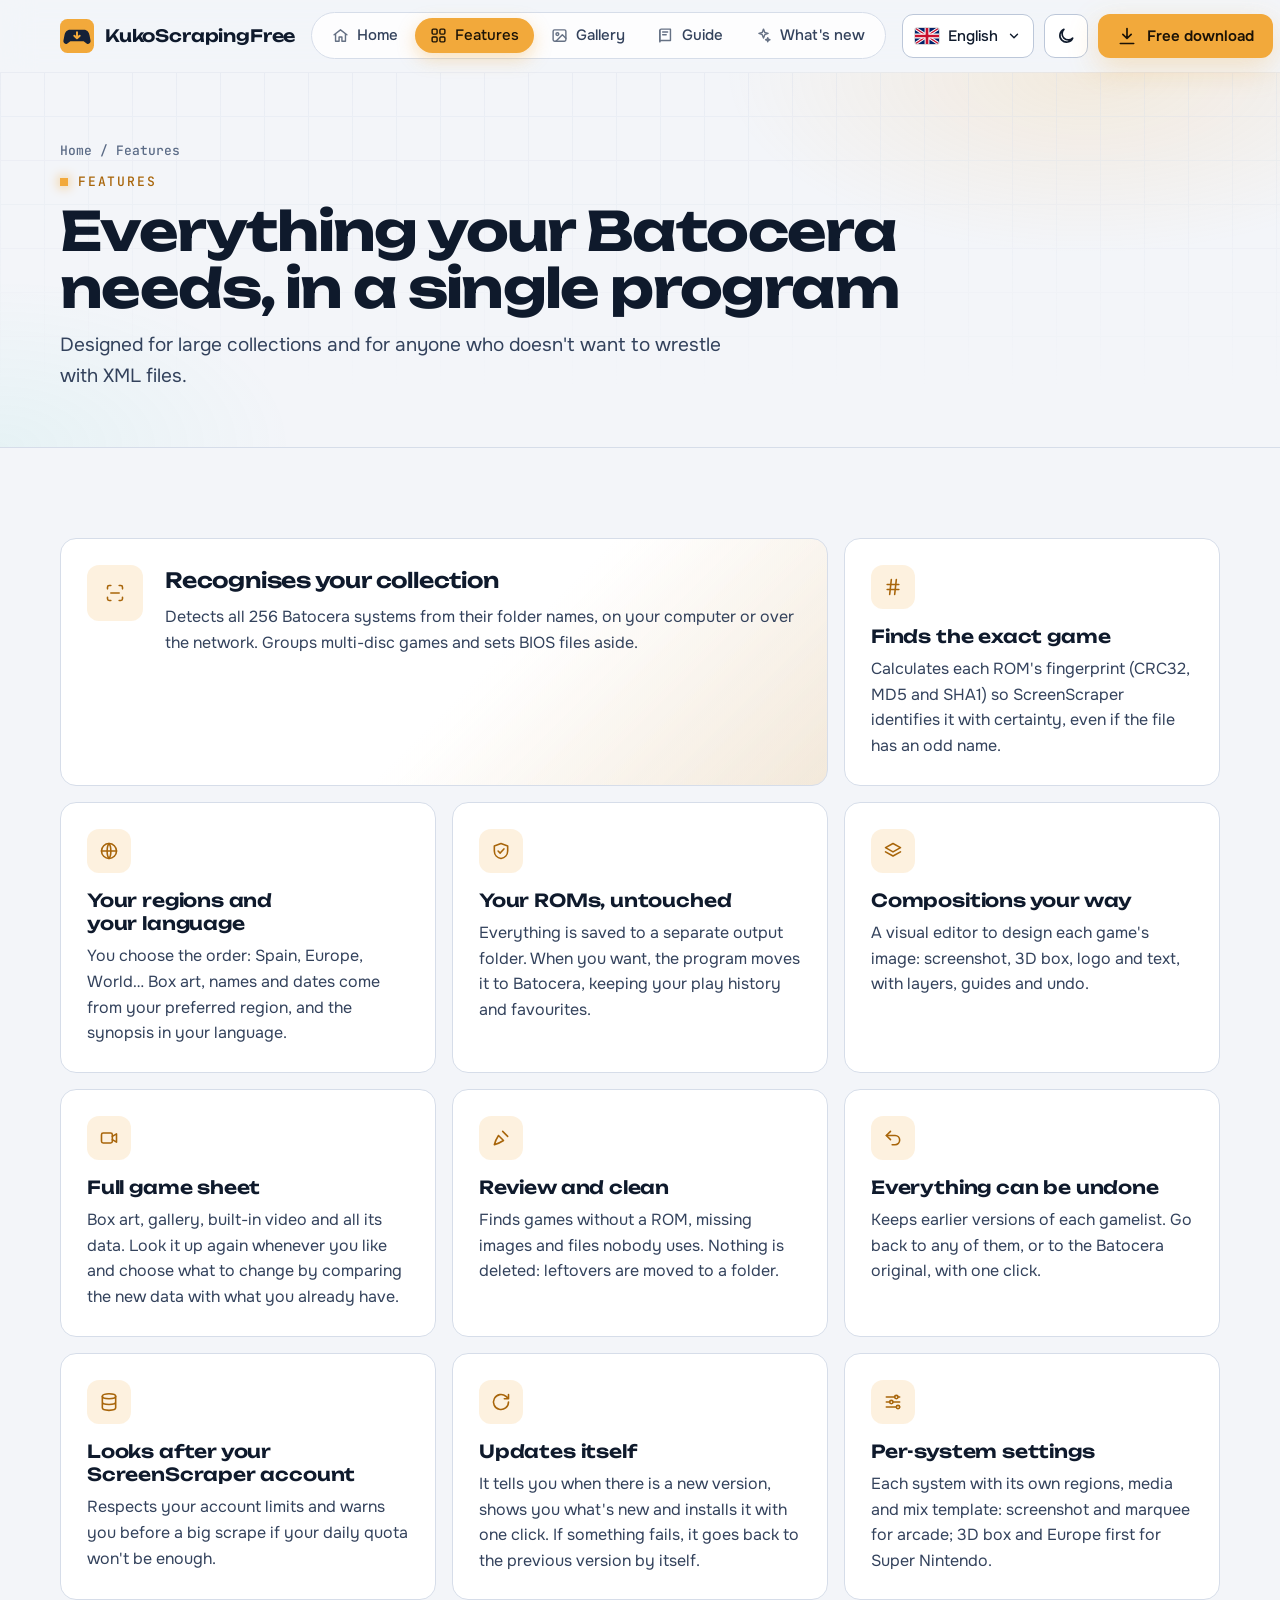
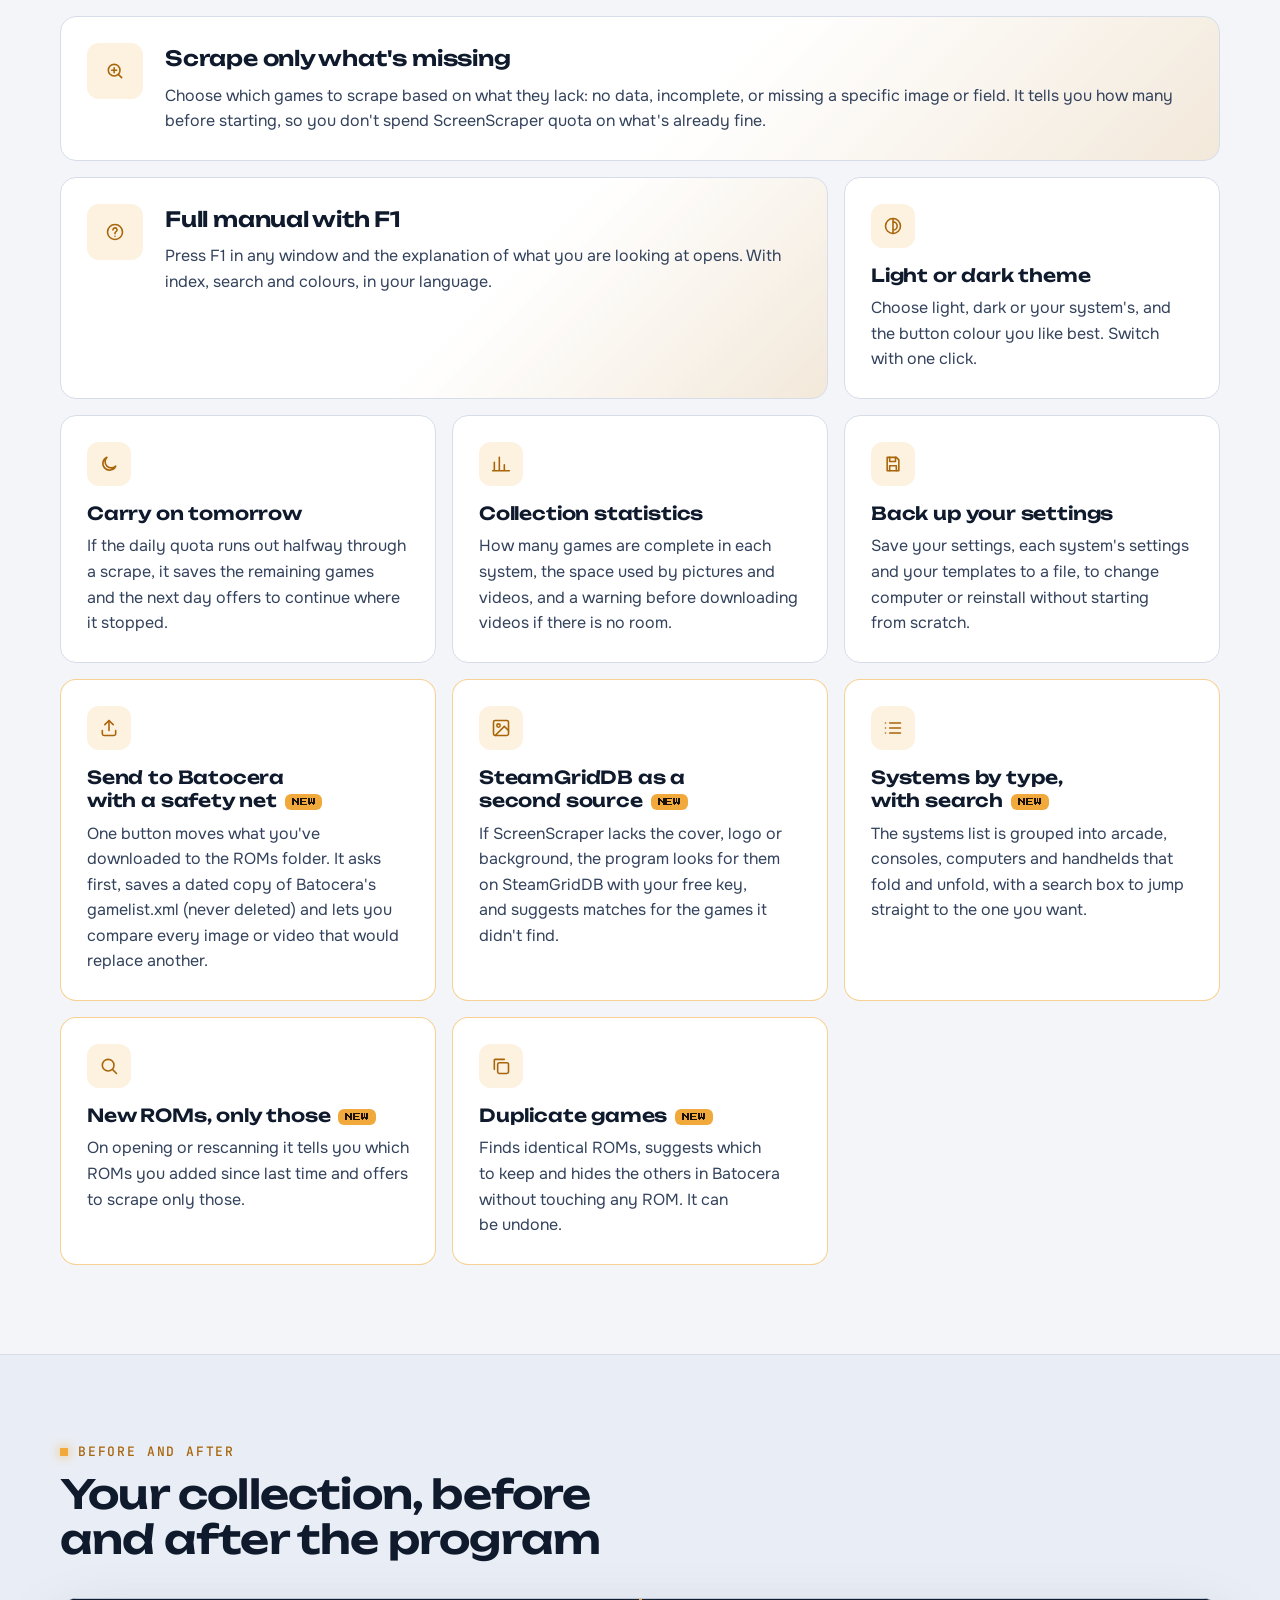
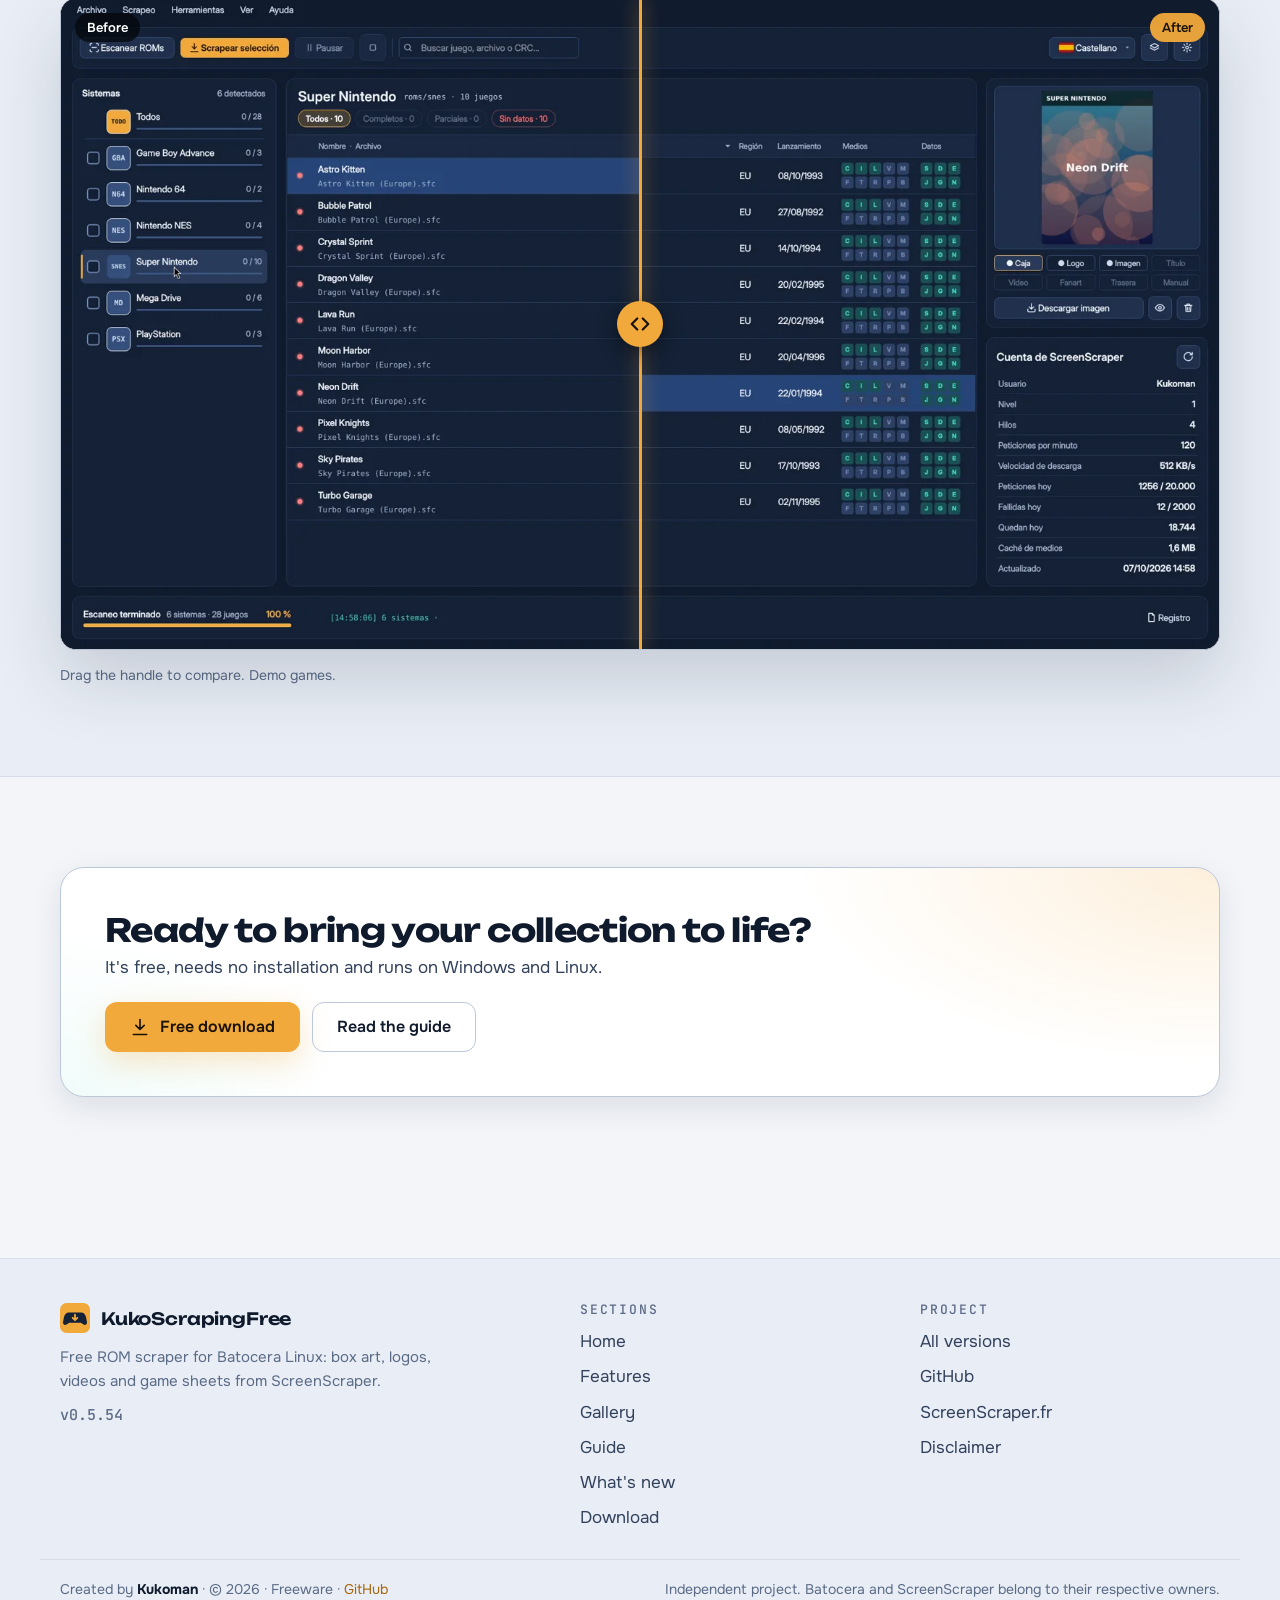
<file: funciones.html>
<!doctype html>
<html lang="es">
<head>
<meta charset="utf-8">
<meta name="viewport" content="width=device-width, initial-scale=1, viewport-fit=cover">
<title>Funciones — KukoScrapingFree</title>
<meta name="description" content="Todo lo que KukoScrapingFree hace por tu colección de Batocera: reconoce tus sistemas, encuentra cada juego, respeta tus ROMs y lo deja todo listo.">
<meta name="theme-color" content="#0b1220">
<link rel="icon" href="favicon.svg" type="image/svg+xml">
<link rel="canonical" href="https://kukoxbmc.github.io/KukoScrapingFree-web/funciones.html">
<meta property="og:type" content="website">
<meta property="og:site_name" content="KukoScrapingFree">
<meta property="og:title" content="Funciones — KukoScrapingFree">
<meta property="og:description" content="Todo lo que KukoScrapingFree hace por tu colección de Batocera: reconoce tus sistemas, encuentra cada juego, respeta tus ROMs y lo deja todo listo.">
<meta property="og:url" content="https://kukoxbmc.github.io/KukoScrapingFree-web/funciones.html">
<meta property="og:image" content="https://kukoxbmc.github.io/KukoScrapingFree-web/imagenes/vista-previa.png">
<meta property="og:image:width" content="1200">
<meta property="og:image:height" content="630">
<meta property="og:locale" content="es_ES">
<meta name="twitter:card" content="summary_large_image">
<script>
/* tema guardado, antes de pintar nada (sin parpadeo) */
try{var t=localStorage.getItem("kuko-tema");if(t==="light"||t==="dark")document.documentElement.setAttribute("data-theme",t);}catch(e){}
</script>
<link rel="preconnect" href="https://fonts.googleapis.com">
<link rel="preconnect" href="https://fonts.gstatic.com" crossorigin>
<link rel="stylesheet" href="https://fonts.googleapis.com/css2?family=Unbounded:wght@500;600;700&amp;family=Onest:wght@400;500;600;700&amp;family=JetBrains+Mono:wght@500;700&amp;family=Press+Start+2P&amp;display=swap">
<link rel="stylesheet" href="css/web.css?v=202610231010">
</head>
<body>
<a class="skip" href="#contenido" data-t="skip">Saltar al contenido</a>
<div class="carga" id="carga" aria-hidden="true"></div>

<!-- ============================ CABECERA (igual en todos los módulos) ============================ -->
<header class="top" id="top">
<div class="top-in">
<a href="index.html" class="brand" data-nav="inicio"><svg width="34" height="34" viewBox="0 0 64 64" aria-hidden="true"><rect width="64" height="64" rx="14" fill="#f2a93b"></rect><path fill="#152137" d="M19 20h26c6 0 9.5 4.5 10.6 10.5l1.9 10.2c.9 4.8-3.7 7.8-7.4 5.2L44.5 42h-25l-5.6 3.9c-3.7 2.6-8.3-.4-7.4-5.2l1.9-10.2C9.5 24.5 13 20 19 20z"></path><path d="M32 25v11M27 31.5l5 5 5-5" fill="none" stroke="#f2a93b" stroke-width="3.8" stroke-linecap="round" stroke-linejoin="round"></path></svg><span>KukoScrapingFree</span></a>
<nav class="nav" aria-label="Secciones" data-label="nav_label">
<a href="index.html" data-nav="inicio"><svg viewBox="0 0 24 24" fill="none" stroke="currentColor" stroke-width="2" stroke-linecap="round" stroke-linejoin="round" aria-hidden="true"><path d="M3 11l9-7 9 7"></path><path d="M5 10v10h5v-6h4v6h5V10"></path></svg><span data-t="nav_home">Inicio</span></a>
<a href="funciones.html" data-nav="funciones" aria-current="page"><svg viewBox="0 0 24 24" fill="none" stroke="currentColor" stroke-width="2" stroke-linecap="round" stroke-linejoin="round" aria-hidden="true"><rect x="3" y="3" width="7" height="7" rx="1.5"></rect><rect x="14" y="3" width="7" height="7" rx="1.5"></rect><rect x="3" y="14" width="7" height="7" rx="1.5"></rect><rect x="14" y="14" width="7" height="7" rx="1.5"></rect></svg><span data-t="nav_features">Funciones</span></a>
<a href="galeria.html" data-nav="galeria"><svg viewBox="0 0 24 24" fill="none" stroke="currentColor" stroke-width="2" stroke-linecap="round" stroke-linejoin="round" aria-hidden="true"><rect x="3" y="4" width="18" height="16" rx="2"></rect><circle cx="9" cy="10" r="2"></circle><path d="M21 16l-5-5-9 9"></path></svg><span data-t="nav_gallery">Galería</span></a>
<a href="guia.html" data-nav="guia"><svg viewBox="0 0 24 24" fill="none" stroke="currentColor" stroke-width="2" stroke-linecap="round" stroke-linejoin="round" aria-hidden="true"><path d="M4 5a2 2 0 0 1 2-2h13v16H6a2 2 0 0 0-2 2z"></path><path d="M4 19V5M8 7h7M8 11h5"></path></svg><span data-t="nav_guide">Guía</span></a>
<a href="novedades.html" data-nav="novedades"><svg viewBox="0 0 24 24" fill="none" stroke="currentColor" stroke-width="2" stroke-linecap="round" stroke-linejoin="round" aria-hidden="true"><path d="M12 3l1.8 4.7L18.5 9l-4.7 1.8L12 15.5l-1.8-4.7L5.5 9l4.7-1.3z"></path><path d="M18 15l.8 2.2L21 18l-2.2.8L18 21l-.8-2.2L15 18l2.2-.8z"></path></svg><span data-t="nav_news">Novedades</span></a>
</nav>
<div class="tools">
<div class="lang" id="lang">
<button type="button" class="lang-btn" id="lang-btn" aria-haspopup="true" aria-expanded="false" title="Idioma" data-title="lang_label"><span id="lang-flag"></span><span id="lang-name">Español</span><svg width="14" height="14" viewBox="0 0 24 24" fill="none" stroke="currentColor" stroke-width="2.4" stroke-linecap="round" stroke-linejoin="round" aria-hidden="true"><path d="M6 9l6 6 6-6"></path></svg></button>
<ul class="lang-menu" id="lang-menu" role="menu" hidden></ul>
</div>
<button type="button" class="ibtn" id="theme-btn" title="Cambiar entre tema claro y oscuro" data-title="theme_toggle" aria-label="Cambiar entre tema claro y oscuro">
<span id="ico-sun"><svg class="icon" viewBox="0 0 24 24" fill="none" stroke="currentColor" stroke-width="2" stroke-linecap="round" aria-hidden="true"><circle cx="12" cy="12" r="4"></circle><path d="M12 2v2M12 20v2M4.9 4.9l1.4 1.4M17.7 17.7l1.4 1.4M2 12h2M20 12h2M4.9 19.1l1.4-1.4M17.7 6.3l1.4-1.4"></path></svg></span>
<span id="ico-moon" hidden><svg class="icon" viewBox="0 0 24 24" fill="none" stroke="currentColor" stroke-width="2" stroke-linecap="round" stroke-linejoin="round" aria-hidden="true"><path d="M20 14.5A8 8 0 1 1 9.5 4a6.5 6.5 0 0 0 10.5 10.5z"></path></svg></span>
</button>
<a class="btn btn-a cta-s" href="descargar.html" data-nav="descargar"><svg class="icon" viewBox="0 0 24 24" fill="none" stroke="currentColor" stroke-width="2" stroke-linecap="round" stroke-linejoin="round" aria-hidden="true"><path d="M12 3v12M7 10l5 5 5-5M4 21h16"></path></svg><span data-t="nav_download">Descargar gratis</span></a>
</div>
</div>
</header>

<!-- ============================ CONTENIDO DEL MÓDULO ============================ -->
<main id="contenido" data-pagina="funciones" data-mt="mt_funciones" data-md="md_funciones">
<section class="phead"><div class="wrap phead-in">
<p class="crumbs"><a href="index.html" data-t="nav_home">Inicio</a><span aria-hidden="true">/</span><span data-t="nav_features">Funciones</span></p>
<p class="kicker" data-t="feat_kicker">Funciones</p>
<h1 tabindex="-1" data-t="feat_title">Todo lo que necesita tu Batocera, en un solo programa</h1>
<p class="lead" data-t="feat_sub">Pensado para colecciones grandes y para quien no quiere pelearse con ficheros XML.</p>
</div></section>

<!-- ============================ TARJETAS ============================ -->
<section class="wrap sec">
<div class="bento">
<article class="card wide rv"><span class="ico"><svg class="icon" viewBox="0 0 24 24" fill="none" stroke="currentColor" stroke-width="1.9" stroke-linecap="round" stroke-linejoin="round" aria-hidden="true"><path d="M3 7V5a2 2 0 0 1 2-2h2M17 3h2a2 2 0 0 1 2 2v2M21 17v2a2 2 0 0 1-2 2h-2M7 21H5a2 2 0 0 1-2-2v-2M7 12h10"></path></svg></span><h3 data-t="f1_t">Reconoce tu colección</h3><p data-t="f1_d">Detecta los 256 sistemas de Batocera por el nombre de sus carpetas, en tu equipo o en red. Agrupa los juegos de varios discos y aparta las BIOS.</p></article>
<article class="card rv"><span class="ico"><svg class="icon" viewBox="0 0 24 24" fill="none" stroke="currentColor" stroke-width="1.9" stroke-linecap="round" stroke-linejoin="round" aria-hidden="true"><path d="M5 9h14M5 15h14M10 3L8 21M16 3l-2 18"></path></svg></span><h3 data-t="f2_t">Encuentra el juego exacto</h3><p data-t="f2_d">Calcula la huella de cada ROM (CRC32, MD5 y SHA1) para que ScreenScraper la identifique sin dudas, aunque el fichero tenga un nombre raro.</p></article>
<article class="card rv"><span class="ico"><svg class="icon" viewBox="0 0 24 24" fill="none" stroke="currentColor" stroke-width="1.9" stroke-linecap="round" stroke-linejoin="round" aria-hidden="true"><circle cx="12" cy="12" r="9"></circle><path d="M3 12h18M12 3c3 3.5 3 14.5 0 18M12 3c-3 3.5-3 14.5 0 18"></path></svg></span><h3 data-t="f3_t">Tus regiones y tu idioma</h3><p data-t="f3_d">Tú decides el orden: España, Europa, Mundial… Las carátulas, los nombres y las fechas salen de tu región preferida, y la sinopsis en tu idioma.</p></article>
<article class="card rv"><span class="ico"><svg class="icon" viewBox="0 0 24 24" fill="none" stroke="currentColor" stroke-width="1.9" stroke-linecap="round" stroke-linejoin="round" aria-hidden="true"><path d="M12 3l8 3v6c0 4.5-3.4 8.2-8 9-4.6-.8-8-4.5-8-9V6z"></path><path d="M8.5 12l2.5 2.5 4.5-5"></path></svg></span><h3 data-t="f4_t">Tus ROMs, intactas</h3><p data-t="f4_d">Todo se guarda en una carpeta de salida aparte. Cuando quieras, el programa lo lleva a Batocera y se respetan tus partidas jugadas y tus favoritos.</p></article>
<article class="card rv"><span class="ico"><svg class="icon" viewBox="0 0 24 24" fill="none" stroke="currentColor" stroke-width="1.9" stroke-linecap="round" stroke-linejoin="round" aria-hidden="true"><path d="M12 3l9 5-9 5-9-5z"></path><path d="M3 13l9 5 9-5"></path></svg></span><h3 data-t="f5_t">Composiciones a tu gusto</h3><p data-t="f5_d">Un editor visual para diseñar la imagen de cada juego: captura, caja 3D, logo y textos, con capas, guías y deshacer.</p></article>
<article class="card rv"><span class="ico"><svg class="icon" viewBox="0 0 24 24" fill="none" stroke="currentColor" stroke-width="1.9" stroke-linecap="round" stroke-linejoin="round" aria-hidden="true"><rect x="3" y="6" width="13" height="12" rx="2"></rect><path d="M16 10l5-3v10l-5-3"></path></svg></span><h3 data-t="f6_t">Ficha completa de cada juego</h3><p data-t="f6_d">Carátula, galería, vídeo integrado y todos sus datos. Edítalos a mano o vuelve a buscarlos comparando lo nuevo con lo que ya tienes.</p></article>
<article class="card rv"><span class="ico"><svg class="icon" viewBox="0 0 24 24" fill="none" stroke="currentColor" stroke-width="1.9" stroke-linecap="round" stroke-linejoin="round" aria-hidden="true"><path d="M14 4l6 6M9 9l6 6M4 20c1-4 3-8 5-11l6 6c-3 2-7 4-11 5z"></path></svg></span><h3 data-t="f7_t">Revisar y limpiar</h3><p data-t="f7_d">Encuentra juegos sin ROM, imágenes que faltan y ficheros que nadie usa. Nada se borra: lo que sobra se aparta en una carpeta.</p></article>
<article class="card rv"><span class="ico"><svg class="icon" viewBox="0 0 24 24" fill="none" stroke="currentColor" stroke-width="1.9" stroke-linecap="round" stroke-linejoin="round" aria-hidden="true"><path d="M9 14L4 9l5-5"></path><path d="M4 9h10.5a5.5 5.5 0 0 1 0 11H11"></path></svg></span><h3 data-t="f8_t">Todo se puede deshacer</h3><p data-t="f8_d">Guarda las versiones anteriores de cada gamelist. Vuelve a cualquiera, o al original de Batocera, con un clic.</p></article>
<article class="card rv"><span class="ico"><svg class="icon" viewBox="0 0 24 24" fill="none" stroke="currentColor" stroke-width="1.9" stroke-linecap="round" stroke-linejoin="round" aria-hidden="true"><ellipse cx="12" cy="5" rx="8" ry="3"></ellipse><path d="M4 5v14c0 1.7 3.6 3 8 3s8-1.3 8-3V5M4 12c0 1.7 3.6 3 8 3s8-1.3 8-3"></path></svg></span><h3 data-t="f9_t">Cuida tu cuenta de ScreenScraper</h3><p data-t="f9_d">Respeta los límites de tu cuenta y te avisa antes de un scrapeo grande si no te va a llegar la cuota del día.</p></article>
<article class="card rv"><span class="ico"><svg class="icon" viewBox="0 0 24 24" fill="none" stroke="currentColor" stroke-width="1.9" stroke-linecap="round" stroke-linejoin="round" aria-hidden="true"><path d="M21 12a9 9 0 1 1-3-6.7L21 8M21 3v5h-5"></path></svg></span><h3><span data-t="f10_t">Se actualiza solo</span></h3><p data-t="f10_d">Avisa cuando hay una versión nueva, te enseña sus novedades y se instala con un clic. Si algo falla, vuelve solo a la versión anterior.</p></article>
<article class="card rv"><span class="ico"><svg class="icon" viewBox="0 0 24 24" fill="none" stroke="currentColor" stroke-width="1.9" stroke-linecap="round" stroke-linejoin="round" aria-hidden="true"><path d="M4 6h10M18 6h2M4 12h4M12 12h8M4 18h12M20 18h0"></path><circle cx="16" cy="6" r="2"></circle><circle cx="10" cy="12" r="2"></circle><circle cx="18" cy="18" r="2"></circle></svg></span><h3><span data-t="f11_t">Ajustes por sistema</span></h3><p data-t="f11_d">Cada sistema con sus propias regiones, medios y plantilla de mix: en arcade, captura y marquesina; en Super Nintendo, caja 3D y Europa primero.</p></article>
<article class="card wide full rv"><span class="ico"><svg class="icon" viewBox="0 0 24 24" fill="none" stroke="currentColor" stroke-width="1.9" stroke-linecap="round" stroke-linejoin="round" aria-hidden="true"><circle cx="11" cy="11" r="7"></circle><path d="M20 20l-4-4M11 8v6M8 11h6"></path></svg></span><h3><span data-t="f12_t">Scrapear solo lo que falta</span></h3><p data-t="f12_d">Elige qué juegos scrapear según lo que les falta: sin datos, incompletos o sin una imagen o un dato concreto. Antes de empezar te dice cuántos son, para no gastar cuota de ScreenScraper en lo que ya está bien.</p></article>
<article class="card wide rv"><span class="ico"><svg class="icon" viewBox="0 0 24 24" fill="none" stroke="currentColor" stroke-width="1.9" stroke-linecap="round" stroke-linejoin="round" aria-hidden="true"><circle cx="12" cy="12" r="9"></circle><path d="M9.5 9.5a2.5 2.5 0 1 1 3.5 2.3c-.6.3-1 .9-1 1.6v.6M12 17h.01"></path></svg></span><h3><span data-t="f13_t">Manual completo con F1</span></h3><p data-t="f13_d">Pulsa F1 en cualquier ventana y se abre la explicación de lo que tienes delante. Con índice, buscador y colores, en tu idioma.</p></article>
<article class="card rv"><span class="ico"><svg class="icon" viewBox="0 0 24 24" fill="none" stroke="currentColor" stroke-width="1.9" stroke-linecap="round" stroke-linejoin="round" aria-hidden="true"><circle cx="12" cy="12" r="9"></circle><path d="M12 3v18M12 7a5 5 0 0 1 0 10"></path></svg></span><h3><span data-t="f14_t">Tema claro u oscuro</span></h3><p data-t="f14_d">Elige claro, oscuro o el de tu sistema, y el color de los botones que más te guste. Se cambia con un clic.</p></article>
<article class="card rv"><span class="ico"><svg class="icon" viewBox="0 0 24 24" fill="none" stroke="currentColor" stroke-width="1.9" stroke-linecap="round" stroke-linejoin="round" aria-hidden="true"><path d="M20 14.5A8 8 0 1 1 9.5 4a6.5 6.5 0 0 0 10.5 10.5z"></path></svg></span><h3><span data-t="f15_t">Continúa mañana</span></h3><p data-t="f15_d">Si se acaba la cuota diaria a mitad de un scrapeo, guarda los juegos que faltan y al día siguiente te ofrece seguir donde se quedó.</p></article>
<article class="card rv"><span class="ico"><svg class="icon" viewBox="0 0 24 24" fill="none" stroke="currentColor" stroke-width="1.9" stroke-linecap="round" stroke-linejoin="round" aria-hidden="true"><path d="M4 20V10M10 20V4M16 20v-7M22 20H2"></path></svg></span><h3><span data-t="f16_t">Estadísticas de tu colección</span></h3><p data-t="f16_d">Cuántos juegos están completos en cada sistema, lo que ocupan imágenes y vídeos, y aviso antes de descargar vídeos si no hay espacio.</p></article>
<article class="card rv"><span class="ico"><svg class="icon" viewBox="0 0 24 24" fill="none" stroke="currentColor" stroke-width="1.9" stroke-linecap="round" stroke-linejoin="round" aria-hidden="true"><path d="M5 4h11l3 3v13H5z"></path><path d="M8 4v5h7V4M8 20v-6h8v6"></path></svg></span><h3><span data-t="f17_t">Copia de tus ajustes</span></h3><p data-t="f17_d">Guarda en un fichero tus ajustes, los de cada sistema y tus plantillas, para cambiar de ordenador o reinstalar sin empezar de cero.</p></article>
<article class="card new rv"><span class="ico"><svg class="icon" viewBox="0 0 24 24" fill="none" stroke="currentColor" stroke-width="1.9" stroke-linecap="round" stroke-linejoin="round" aria-hidden="true"><path d="M12 15V3"></path><path d="M7 8l5-5 5 5"></path><path d="M4 15v4a2 2 0 0 0 2 2h12a2 2 0 0 0 2-2v-4"></path></svg></span><h3><span data-t="f18_t">Envía a Batocera con red de seguridad</span><span class="pill-new">NEW</span></h3><p data-t="f18_d">Un botón lleva a la carpeta de ROMs lo que has descargado. Antes pregunta, guarda una copia fechada del gamelist.xml de Batocera (nunca se borra) y te deja comparar cada imagen o vídeo que sustituiría a otro.</p></article>
<article class="card new rv"><span class="ico"><svg class="icon" viewBox="0 0 24 24" fill="none" stroke="currentColor" stroke-width="1.9" stroke-linecap="round" stroke-linejoin="round" aria-hidden="true"><rect x="3" y="3" width="18" height="18" rx="2"></rect><circle cx="9" cy="9" r="2"></circle><path d="M21 15l-5-5L5 21"></path></svg></span><h3><span data-t="f19_t">SteamGridDB como segunda fuente</span><span class="pill-new">NEW</span></h3><p data-t="f19_d">Si ScreenScraper no tiene la portada, el logo o el fondo, el programa los busca en SteamGridDB con tu clave gratuita, y te propone coincidencias para los juegos que no encontró.</p></article>
<article class="card new rv"><span class="ico"><svg class="icon" viewBox="0 0 24 24" fill="none" stroke="currentColor" stroke-width="1.9" stroke-linecap="round" stroke-linejoin="round" aria-hidden="true"><path d="M8 6h13"></path><path d="M8 12h13"></path><path d="M8 18h13"></path><path d="M3 6h.01"></path><path d="M3 12h.01"></path><path d="M3 18h.01"></path></svg></span><h3><span data-t="f20_t">Sistemas por tipo y con buscador</span><span class="pill-new">NEW</span></h3><p data-t="f20_d">La lista de sistemas va agrupada en recreativas, consolas, ordenadores y portátiles, que se pliegan y despliegan, con un buscador para ir directo al que quieres.</p></article>
<article class="card new rv"><span class="ico"><svg class="icon" viewBox="0 0 24 24" fill="none" stroke="currentColor" stroke-width="1.9" stroke-linecap="round" stroke-linejoin="round" aria-hidden="true"><circle cx="11" cy="11" r="7"></circle><path d="m21 21-4.3-4.3"></path></svg></span><h3><span data-t="f21_t">ROMs nuevas, solo esas</span><span class="pill-new">NEW</span></h3><p data-t="f21_d">Al abrir o reescanear te avisa de las ROMs que has añadido desde la última vez y te ofrece scrapear solo esas.</p></article>
<article class="card new rv"><span class="ico"><svg class="icon" viewBox="0 0 24 24" fill="none" stroke="currentColor" stroke-width="1.9" stroke-linecap="round" stroke-linejoin="round" aria-hidden="true"><rect x="8" y="8" width="13" height="13" rx="2"></rect><path d="M4 16V5a1 1 0 0 1 1-1h11"></path></svg></span><h3><span data-t="f22_t">Juegos duplicados</span><span class="pill-new">NEW</span></h3><p data-t="f22_d">Encuentra ROMs idénticas, propone cuál conservar y oculta las demás en Batocera sin tocar ninguna ROM. Se puede deshacer.</p></article>
</div>
</section>

<!-- ============================ ANTES / DESPUÉS ============================ -->
<section class="band" id="antes-despues">
<div class="wrap sec">
<p class="kicker" data-t="cmp_kicker">Antes y después</p>
<h2 class="h2" data-t="cmp_title">Tu colección, antes y después de pasar por el programa</h2>
<div class="cmp rv" id="cmp">
<img src="imagenes/despues.webp" alt="Después: juegos de Super Nintendo con carátulas, fechas y datos" width="1600" height="900" loading="lazy">
<img class="before" src="imagenes/antes.webp" alt="Antes: juegos de Super Nintendo sin datos" width="1600" height="900" loading="lazy">
<span class="cmp-tag b" data-t="cmp_before">Antes</span><span class="cmp-tag a" data-t="cmp_after">Después</span>
<div class="cmp-line"></div>
<div class="cmp-knob" aria-hidden="true"><svg width="22" height="22" viewBox="0 0 24 24" fill="none" stroke="currentColor" stroke-width="2.4" stroke-linecap="round" stroke-linejoin="round"><path d="M9 6l-6 6 6 6M15 6l6 6-6 6"></path></svg></div>
<input type="range" id="cmp-range" min="0" max="100" value="50" aria-label="Antes y después" data-label="cmp_kicker">
</div>
<p class="cmp-sub" data-t="cmp_sub">Arrastra el control para comparar. Juegos de demostración.</p>
</div>
</section>

<section class="wrap sec"><div class="ctaband rv">
<div><h2 data-t="cta_t">¿Listo para darle vida a tu colección?</h2><p data-t="cta_d">Es gratis, no se instala y funciona en Windows y Linux.</p></div>
<div class="btns"><a class="btn btn-a" href="descargar.html"><svg class="icon" viewBox="0 0 24 24" fill="none" stroke="currentColor" stroke-width="2" stroke-linecap="round" stroke-linejoin="round" aria-hidden="true"><path d="M12 3v12M7 10l5 5 5-5M4 21h16"></path></svg><span data-t="btn_download">Descargar gratis</span></a><a class="btn btn-b" href="guia.html" data-t="cta_guide">Ver la guía</a></div>
</div></section>
</main>

<!-- ============================ PIE ============================ -->
<footer>
<div class="foot">
<div>
<a href="index.html" class="brand"><svg width="30" height="30" viewBox="0 0 64 64" aria-hidden="true"><rect width="64" height="64" rx="14" fill="#f2a93b"></rect><path fill="#152137" d="M19 20h26c6 0 9.5 4.5 10.6 10.5l1.9 10.2c.9 4.8-3.7 7.8-7.4 5.2L44.5 42h-25l-5.6 3.9c-3.7 2.6-8.3-.4-7.4-5.2l1.9-10.2C9.5 24.5 13 20 19 20z"></path><path d="M32 25v11M27 31.5l5 5 5-5" fill="none" stroke="#f2a93b" stroke-width="3.8" stroke-linecap="round" stroke-linejoin="round"></path></svg>KukoScrapingFree</a>
<p data-t="foot_desc">Scraper de ROMs gratuito para Batocera Linux: carátulas, logos, vídeos y fichas de tus juegos desde ScreenScraper.</p>
<p class="dlv" id="foot-ver"></p>
</div>
<div>
<h2 data-t="foot_sections">Secciones</h2>
<ul>
<li><a href="index.html" data-t="nav_home">Inicio</a></li>
<li><a href="funciones.html" data-t="nav_features">Funciones</a></li>
<li><a href="galeria.html" data-t="nav_gallery">Galería</a></li>
<li><a href="guia.html" data-t="nav_guide">Guía</a></li>
<li><a href="novedades.html" data-t="nav_news">Novedades</a></li>
<li><a href="descargar.html" data-t="nav_dl">Descargar</a></li>
</ul>
</div>
<div>
<h2 data-t="foot_project">Proyecto</h2>
<ul>
<li><a href="https://github.com/kukoxbmc/KukoScrapingFree-web/releases" data-t="foot_releases">Todas las versiones</a></li>
<li><a href="https://github.com/kukoxbmc/KukoScrapingFree-web">GitHub</a></li>
<li><a href="https://www.screenscraper.fr">ScreenScraper.fr</a></li>
<li><a href="descargar.html#aviso" data-t="disc_title">Descargo de responsabilidad</a></li>
</ul>
</div>
</div>
<div class="foot-bottom"><span data-h="foot_by">Creado por <b>Kukoman</b> · © 2026 · Freeware · <a href="https://github.com/kukoxbmc/KukoScrapingFree-web">GitHub</a></span><span data-t="foot_indep">Proyecto independiente. Batocera y ScreenScraper pertenecen a sus respectivos autores.</span></div>
</footer>

<!-- menú de abajo (móvil) -->
<nav class="tabbar" aria-label="Secciones" data-label="nav_label">
<a href="index.html" data-nav="inicio"><svg viewBox="0 0 24 24" fill="none" stroke="currentColor" stroke-width="2" stroke-linecap="round" stroke-linejoin="round" aria-hidden="true"><path d="M3 11l9-7 9 7"></path><path d="M5 10v10h5v-6h4v6h5V10"></path></svg><span data-t="nav_home">Inicio</span></a>
<a href="funciones.html" data-nav="funciones" aria-current="page"><svg viewBox="0 0 24 24" fill="none" stroke="currentColor" stroke-width="2" stroke-linecap="round" stroke-linejoin="round" aria-hidden="true"><rect x="3" y="3" width="7" height="7" rx="1.5"></rect><rect x="14" y="3" width="7" height="7" rx="1.5"></rect><rect x="3" y="14" width="7" height="7" rx="1.5"></rect><rect x="14" y="14" width="7" height="7" rx="1.5"></rect></svg><span data-t="nav_features">Funciones</span></a>
<a href="galeria.html" data-nav="galeria"><svg viewBox="0 0 24 24" fill="none" stroke="currentColor" stroke-width="2" stroke-linecap="round" stroke-linejoin="round" aria-hidden="true"><rect x="3" y="4" width="18" height="16" rx="2"></rect><circle cx="9" cy="10" r="2"></circle><path d="M21 16l-5-5-9 9"></path></svg><span data-t="nav_gallery">Galería</span></a>
<a href="guia.html" data-nav="guia"><svg viewBox="0 0 24 24" fill="none" stroke="currentColor" stroke-width="2" stroke-linecap="round" stroke-linejoin="round" aria-hidden="true"><path d="M4 5a2 2 0 0 1 2-2h13v16H6a2 2 0 0 0-2 2z"></path><path d="M4 19V5M8 7h7M8 11h5"></path></svg><span data-t="nav_guide">Guía</span></a>
<a href="novedades.html" data-nav="novedades"><svg viewBox="0 0 24 24" fill="none" stroke="currentColor" stroke-width="2" stroke-linecap="round" stroke-linejoin="round" aria-hidden="true"><path d="M12 3l1.8 4.7L18.5 9l-4.7 1.8L12 15.5l-1.8-4.7L5.5 9l4.7-1.3z"></path><path d="M18 15l.8 2.2L21 18l-2.2.8L18 21l-.8-2.2L15 18l2.2-.8z"></path></svg><span data-t="nav_news">Novedades</span></a>
</nav>

<!-- ventanas -->
<dialog id="lb" aria-label="Captura">
<img class="lb-img" id="lb-img" alt="">
<div class="lb-bar"><span class="lb-cap" id="lb-cap"></span><span class="lb-btns">
<button type="button" id="lb-prev" data-label="lb_prev" aria-label="Anterior"><svg width="20" height="20" viewBox="0 0 24 24" fill="none" stroke="currentColor" stroke-width="2.4" stroke-linecap="round" stroke-linejoin="round" aria-hidden="true"><path d="M15 6l-6 6 6 6"></path></svg></button>
<button type="button" id="lb-next" data-label="lb_next" aria-label="Siguiente"><svg width="20" height="20" viewBox="0 0 24 24" fill="none" stroke="currentColor" stroke-width="2.4" stroke-linecap="round" stroke-linejoin="round" aria-hidden="true"><path d="M9 6l6 6-6 6"></path></svg></button>
<button type="button" id="lb-close" data-label="lb_close" aria-label="Cerrar"><svg width="20" height="20" viewBox="0 0 24 24" fill="none" stroke="currentColor" stroke-width="2.4" stroke-linecap="round" aria-hidden="true"><path d="M6 6l12 12M18 6L6 18"></path></svg></button>
</span></div>
</dialog>
<dialog id="vd" aria-label="Vídeo">
<video class="vid" id="vd-video" controls preload="none" poster="imagenes/poster.webp" src="video/presentacion.mp4"></video>
<div class="lb-bar"><span class="lb-cap">KukoScrapingFree</span><span class="lb-btns"><button type="button" id="vd-close" data-label="video_close" aria-label="Cerrar el vídeo"><svg width="20" height="20" viewBox="0 0 24 24" fill="none" stroke="currentColor" stroke-width="2.4" stroke-linecap="round" aria-hidden="true"><path d="M6 6l12 12M18 6L6 18"></path></svg></button></span></div>
</dialog>

<script src="js/textos.js?v=202610231010"></script>
<script src="js/web.js?v=202610231010"></script>
</body>
</html>
</file>
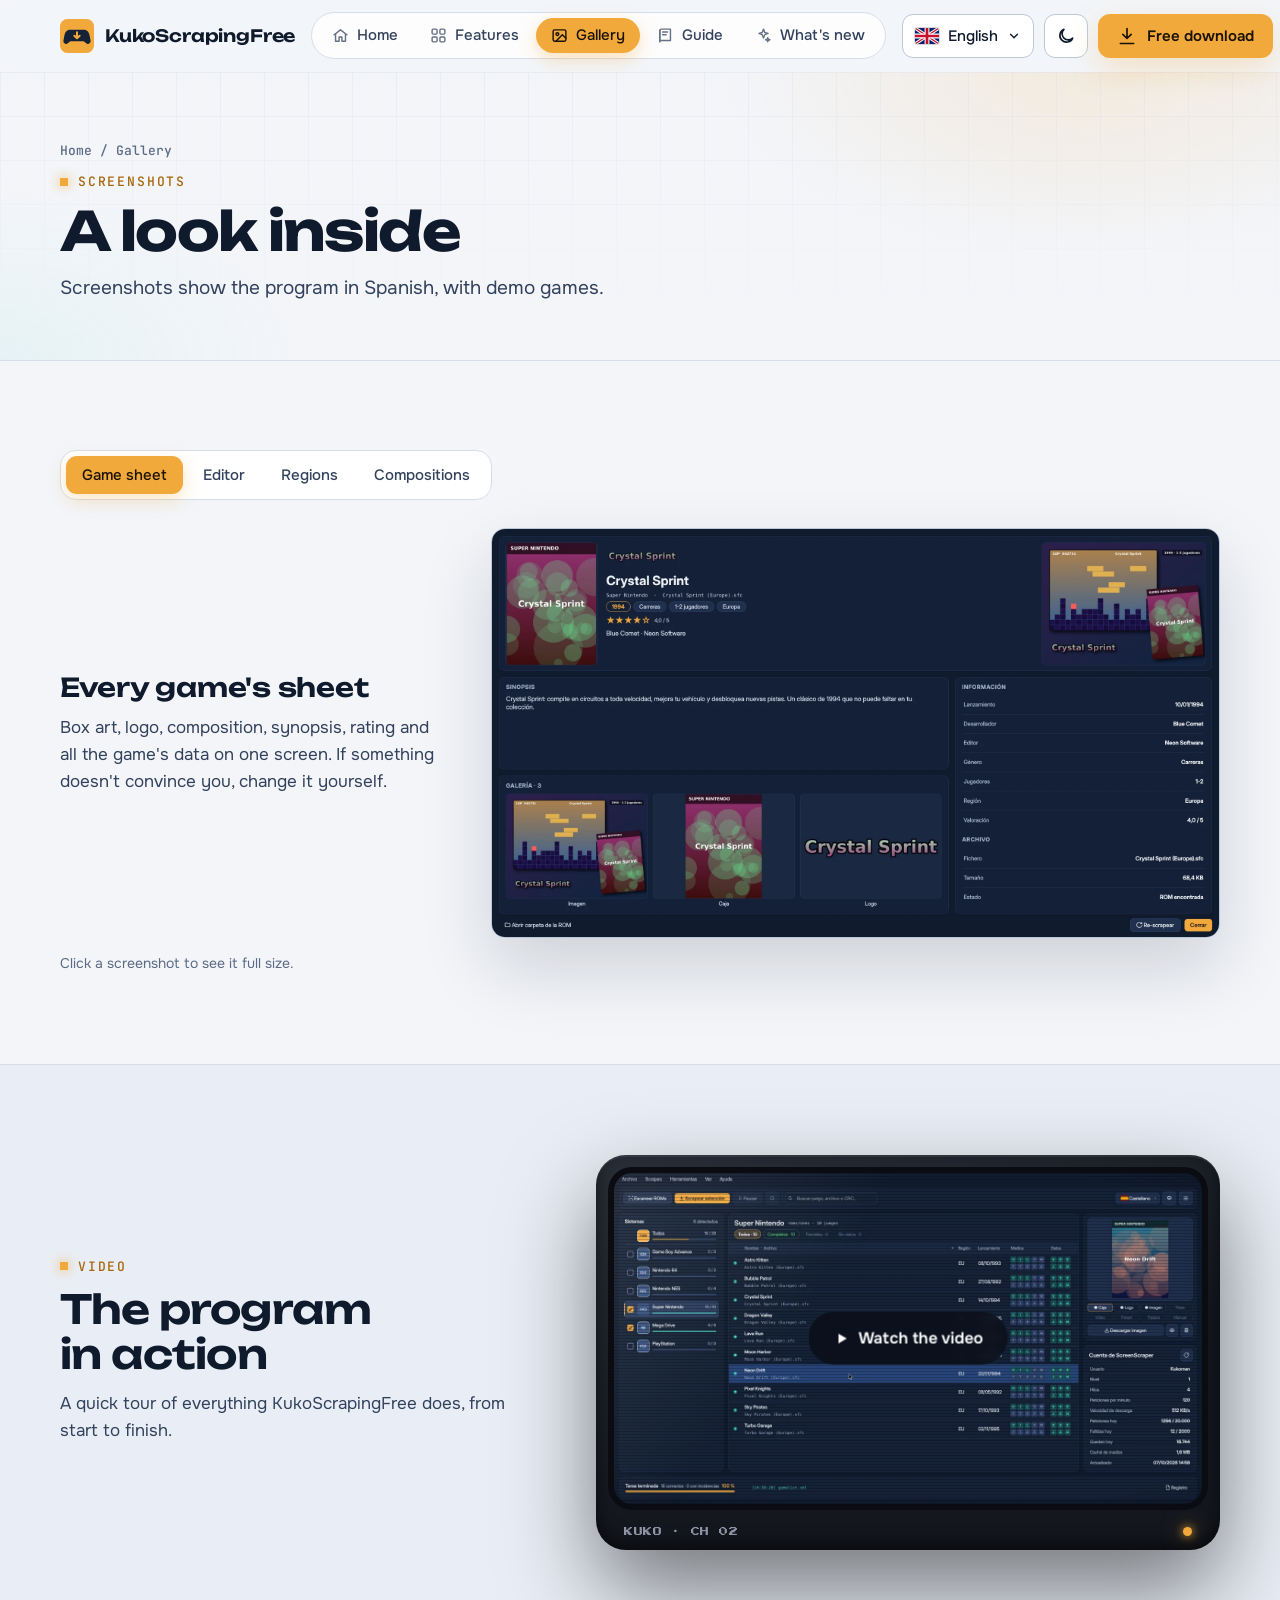
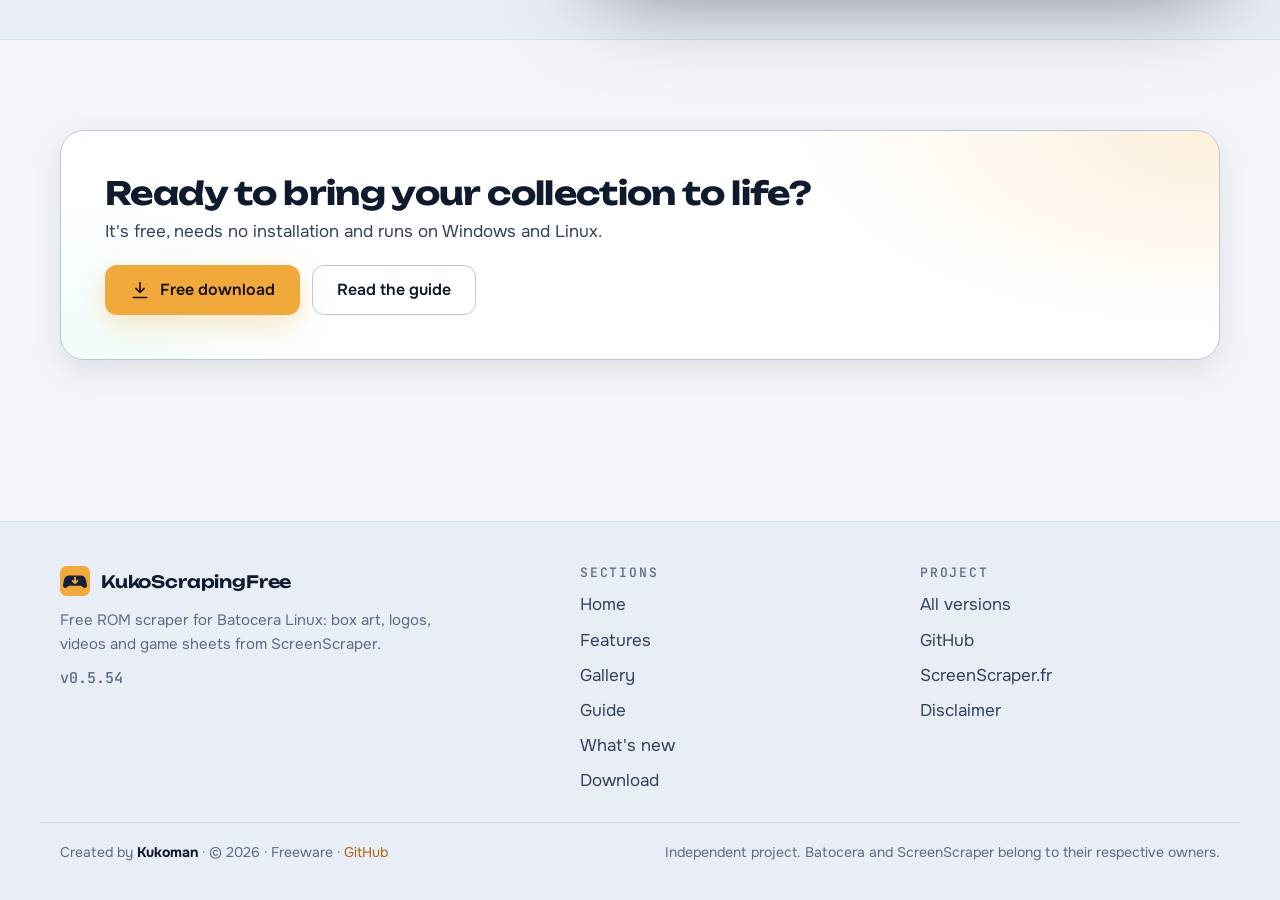
<file: galeria.html>
<!doctype html>
<html lang="es">
<head>
<meta charset="utf-8">
<meta name="viewport" content="width=device-width, initial-scale=1, viewport-fit=cover">
<title>Galería — KukoScrapingFree</title>
<meta name="description" content="Capturas de KukoScrapingFree, composiciones de ejemplo y el vídeo de presentación.">
<meta name="theme-color" content="#0b1220">
<link rel="icon" href="favicon.svg" type="image/svg+xml">
<link rel="canonical" href="https://kukoxbmc.github.io/KukoScrapingFree-web/galeria.html">
<meta property="og:type" content="website">
<meta property="og:site_name" content="KukoScrapingFree">
<meta property="og:title" content="Galería — KukoScrapingFree">
<meta property="og:description" content="Capturas de KukoScrapingFree, composiciones de ejemplo y el vídeo de presentación.">
<meta property="og:url" content="https://kukoxbmc.github.io/KukoScrapingFree-web/galeria.html">
<meta property="og:image" content="https://kukoxbmc.github.io/KukoScrapingFree-web/imagenes/vista-previa.png">
<meta property="og:image:width" content="1200">
<meta property="og:image:height" content="630">
<meta property="og:locale" content="es_ES">
<meta name="twitter:card" content="summary_large_image">
<script>
/* tema guardado, antes de pintar nada (sin parpadeo) */
try{var t=localStorage.getItem("kuko-tema");if(t==="light"||t==="dark")document.documentElement.setAttribute("data-theme",t);}catch(e){}
</script>
<link rel="preconnect" href="https://fonts.googleapis.com">
<link rel="preconnect" href="https://fonts.gstatic.com" crossorigin>
<link rel="stylesheet" href="https://fonts.googleapis.com/css2?family=Unbounded:wght@500;600;700&amp;family=Onest:wght@400;500;600;700&amp;family=JetBrains+Mono:wght@500;700&amp;family=Press+Start+2P&amp;display=swap">
<link rel="stylesheet" href="css/web.css?v=202610231010">
</head>
<body>
<a class="skip" href="#contenido" data-t="skip">Saltar al contenido</a>
<div class="carga" id="carga" aria-hidden="true"></div>

<!-- ============================ CABECERA (igual en todos los módulos) ============================ -->
<header class="top" id="top">
<div class="top-in">
<a href="index.html" class="brand" data-nav="inicio"><svg width="34" height="34" viewBox="0 0 64 64" aria-hidden="true"><rect width="64" height="64" rx="14" fill="#f2a93b"></rect><path fill="#152137" d="M19 20h26c6 0 9.5 4.5 10.6 10.5l1.9 10.2c.9 4.8-3.7 7.8-7.4 5.2L44.5 42h-25l-5.6 3.9c-3.7 2.6-8.3-.4-7.4-5.2l1.9-10.2C9.5 24.5 13 20 19 20z"></path><path d="M32 25v11M27 31.5l5 5 5-5" fill="none" stroke="#f2a93b" stroke-width="3.8" stroke-linecap="round" stroke-linejoin="round"></path></svg><span>KukoScrapingFree</span></a>
<nav class="nav" aria-label="Secciones" data-label="nav_label">
<a href="index.html" data-nav="inicio"><svg viewBox="0 0 24 24" fill="none" stroke="currentColor" stroke-width="2" stroke-linecap="round" stroke-linejoin="round" aria-hidden="true"><path d="M3 11l9-7 9 7"></path><path d="M5 10v10h5v-6h4v6h5V10"></path></svg><span data-t="nav_home">Inicio</span></a>
<a href="funciones.html" data-nav="funciones"><svg viewBox="0 0 24 24" fill="none" stroke="currentColor" stroke-width="2" stroke-linecap="round" stroke-linejoin="round" aria-hidden="true"><rect x="3" y="3" width="7" height="7" rx="1.5"></rect><rect x="14" y="3" width="7" height="7" rx="1.5"></rect><rect x="3" y="14" width="7" height="7" rx="1.5"></rect><rect x="14" y="14" width="7" height="7" rx="1.5"></rect></svg><span data-t="nav_features">Funciones</span></a>
<a href="galeria.html" data-nav="galeria" aria-current="page"><svg viewBox="0 0 24 24" fill="none" stroke="currentColor" stroke-width="2" stroke-linecap="round" stroke-linejoin="round" aria-hidden="true"><rect x="3" y="4" width="18" height="16" rx="2"></rect><circle cx="9" cy="10" r="2"></circle><path d="M21 16l-5-5-9 9"></path></svg><span data-t="nav_gallery">Galería</span></a>
<a href="guia.html" data-nav="guia"><svg viewBox="0 0 24 24" fill="none" stroke="currentColor" stroke-width="2" stroke-linecap="round" stroke-linejoin="round" aria-hidden="true"><path d="M4 5a2 2 0 0 1 2-2h13v16H6a2 2 0 0 0-2 2z"></path><path d="M4 19V5M8 7h7M8 11h5"></path></svg><span data-t="nav_guide">Guía</span></a>
<a href="novedades.html" data-nav="novedades"><svg viewBox="0 0 24 24" fill="none" stroke="currentColor" stroke-width="2" stroke-linecap="round" stroke-linejoin="round" aria-hidden="true"><path d="M12 3l1.8 4.7L18.5 9l-4.7 1.8L12 15.5l-1.8-4.7L5.5 9l4.7-1.3z"></path><path d="M18 15l.8 2.2L21 18l-2.2.8L18 21l-.8-2.2L15 18l2.2-.8z"></path></svg><span data-t="nav_news">Novedades</span></a>
</nav>
<div class="tools">
<div class="lang" id="lang">
<button type="button" class="lang-btn" id="lang-btn" aria-haspopup="true" aria-expanded="false" title="Idioma" data-title="lang_label"><span id="lang-flag"></span><span id="lang-name">Español</span><svg width="14" height="14" viewBox="0 0 24 24" fill="none" stroke="currentColor" stroke-width="2.4" stroke-linecap="round" stroke-linejoin="round" aria-hidden="true"><path d="M6 9l6 6 6-6"></path></svg></button>
<ul class="lang-menu" id="lang-menu" role="menu" hidden></ul>
</div>
<button type="button" class="ibtn" id="theme-btn" title="Cambiar entre tema claro y oscuro" data-title="theme_toggle" aria-label="Cambiar entre tema claro y oscuro">
<span id="ico-sun"><svg class="icon" viewBox="0 0 24 24" fill="none" stroke="currentColor" stroke-width="2" stroke-linecap="round" aria-hidden="true"><circle cx="12" cy="12" r="4"></circle><path d="M12 2v2M12 20v2M4.9 4.9l1.4 1.4M17.7 17.7l1.4 1.4M2 12h2M20 12h2M4.9 19.1l1.4-1.4M17.7 6.3l1.4-1.4"></path></svg></span>
<span id="ico-moon" hidden><svg class="icon" viewBox="0 0 24 24" fill="none" stroke="currentColor" stroke-width="2" stroke-linecap="round" stroke-linejoin="round" aria-hidden="true"><path d="M20 14.5A8 8 0 1 1 9.5 4a6.5 6.5 0 0 0 10.5 10.5z"></path></svg></span>
</button>
<a class="btn btn-a cta-s" href="descargar.html" data-nav="descargar"><svg class="icon" viewBox="0 0 24 24" fill="none" stroke="currentColor" stroke-width="2" stroke-linecap="round" stroke-linejoin="round" aria-hidden="true"><path d="M12 3v12M7 10l5 5 5-5M4 21h16"></path></svg><span data-t="nav_download">Descargar gratis</span></a>
</div>
</div>
</header>

<!-- ============================ CONTENIDO DEL MÓDULO ============================ -->
<main id="contenido" data-pagina="galeria" data-mt="mt_galeria" data-md="md_galeria">
<section class="phead"><div class="wrap phead-in">
<p class="crumbs"><a href="index.html" data-t="nav_home">Inicio</a><span aria-hidden="true">/</span><span data-t="nav_gallery">Galería</span></p>
<p class="kicker" data-t="shots_kicker">Capturas</p>
<h1 tabindex="-1" data-t="shots_title">Así se ve por dentro</h1>
<p class="lead" data-t="shots_note">Las capturas muestran el programa en castellano, con juegos de demostración.</p>
</div></section>

<!-- ============================ CAPTURAS EN PESTAÑAS ============================ -->
<section class="wrap sec" id="capturas">
<div class="tabs" data-tabs>
<div class="seg" role="tablist" data-label="shots_kicker" aria-label="Capturas" hidden>
<button type="button" role="tab" id="tab-ficha" aria-controls="p-ficha" aria-selected="true" data-t="gal_tab1">La ficha</button>
<button type="button" role="tab" id="tab-editor" aria-controls="p-editor" aria-selected="false" tabindex="-1" data-t="gal_tab2">El editor</button>
<button type="button" role="tab" id="tab-regiones" aria-controls="p-regiones" aria-selected="false" tabindex="-1" data-t="gal_tab3">Regiones</button>
<button type="button" role="tab" id="tab-mix" aria-controls="p-mix" aria-selected="false" tabindex="-1" data-t="gal_tab4">Composiciones</button>
</div>
<div class="panels">
<div class="panel" role="tabpanel" id="p-ficha" aria-labelledby="tab-ficha">
<div class="txt"><h2 data-t="s1_t">La ficha de cada juego</h2><p data-t="s1_d">Carátula, logo, composición, sinopsis, valoración y todos los datos del juego en una sola pantalla. Si algo no te convence, lo cambias tú.</p></div>
<button type="button" class="zoom" data-lb="imagenes/ficha.webp"><img width="1916" height="1076" loading="lazy" decoding="async" src="imagenes/ficha.webp" data-alt="alt_sheet" alt="Ficha de un juego con carátula, sinopsis, galería e información"></button>
</div>
<div class="panel" role="tabpanel" id="p-editor" aria-labelledby="tab-editor">
<div class="txt"><h2 data-t="s2_t">El editor de composiciones</h2><p data-t="s2_d">Diseña la imagen que verás en Batocera colocando capas como en un programa de dibujo. Mira el resultado con tus propios juegos antes de aplicarlo a todo el sistema.</p></div>
<button type="button" class="zoom" data-lb="imagenes/editor.webp"><img width="1508" height="880" loading="lazy" decoding="async" src="imagenes/editor.webp" data-alt="alt_editor" alt="Editor de composiciones con capas, lienzo y propiedades"></button>
</div>
<div class="panel" role="tabpanel" id="p-regiones" aria-labelledby="tab-regiones">
<div class="txt"><h2 data-t="s3_t">Tus preferencias, primero</h2><p data-t="s3_d">Elige y ordena las regiones de las que quieres las carátulas y los nombres. Si tu región no existe, se usa la siguiente de tu lista.</p></div>
<button type="button" class="zoom" data-lb="imagenes/regiones.webp" style="max-width:640px;justify-self:center"><img width="906" height="769" loading="lazy" decoding="async" src="imagenes/regiones.webp" data-alt="alt_regions" alt="Ajustes de regiones con banderas y orden de preferencia"></button>
</div>
<div class="panel full" role="tabpanel" id="p-mix" aria-labelledby="tab-mix">
<div class="txt"><h2 data-t="mix_title">Composiciones generadas automáticamente</h2><p data-t="mix_sub">Ejemplos creados por el programa con la plantilla «Clásica 4:3» (juegos y carátulas de demostración).</p>
<div class="mixes">
<button type="button" class="zoom" data-lb="imagenes/mix-crystal-sprint.webp"><img width="640" height="480" loading="lazy" src="imagenes/mix-crystal-sprint.webp" data-alt="alt_mix" data-alt-extra="Crystal Sprint" alt="Composición de ejemplo generada por el programa: Crystal Sprint"></button>
<button type="button" class="zoom" data-lb="imagenes/mix-dragon-valley.webp"><img width="640" height="480" loading="lazy" src="imagenes/mix-dragon-valley.webp" data-alt="alt_mix" data-alt-extra="Dragon Valley" alt="Composición de ejemplo generada por el programa: Dragon Valley"></button>
<button type="button" class="zoom" data-lb="imagenes/mix-neon-drift.webp"><img width="640" height="480" loading="lazy" src="imagenes/mix-neon-drift.webp" data-alt="alt_mix" data-alt-extra="Neon Drift" alt="Composición de ejemplo generada por el programa: Neon Drift"></button>
</div></div>
</div>
</div>
</div>
<p class="hint" data-t="shots_hint">Pulsa una captura para verla en grande.</p>
</section>

<!-- ============================ VÍDEO ============================ -->
<section class="band" id="video">
<div class="wrap sec vidsec">
<div>
<p class="kicker" data-t="gal_vid_k">Vídeo</p>
<h2 class="h2" data-t="gal_vid_t">El programa, en marcha</h2>
<p class="lead" data-t="gal_vid_d">Un repaso rápido por todo lo que hace KukoScrapingFree, de principio a fin.</p>
</div>
<figure class="tv rv">
<div class="tv-body">
<div class="tv-screen">
<img src="imagenes/poster.webp" width="1280" height="720" loading="lazy" alt="">
<div class="tv-glare"></div>
<button type="button" class="tv-play big" data-video><svg width="18" height="18" viewBox="0 0 24 24" fill="currentColor" aria-hidden="true"><path d="M8 5.5v13l11-6.5z"></path></svg><span data-t="hero_watch">Ver el vídeo</span></button>
</div>
<div class="tv-foot"><span class="tv-label">KUKO&nbsp;·&nbsp;CH&nbsp;02</span><span class="tv-led" aria-hidden="true"></span></div>
</div>
</figure>
</div>
</section>

<section class="wrap sec"><div class="ctaband rv">
<div><h2 data-t="cta_t">¿Listo para darle vida a tu colección?</h2><p data-t="cta_d">Es gratis, no se instala y funciona en Windows y Linux.</p></div>
<div class="btns"><a class="btn btn-a" href="descargar.html"><svg class="icon" viewBox="0 0 24 24" fill="none" stroke="currentColor" stroke-width="2" stroke-linecap="round" stroke-linejoin="round" aria-hidden="true"><path d="M12 3v12M7 10l5 5 5-5M4 21h16"></path></svg><span data-t="btn_download">Descargar gratis</span></a><a class="btn btn-b" href="guia.html" data-t="cta_guide">Ver la guía</a></div>
</div></section>
</main>

<!-- ============================ PIE ============================ -->
<footer>
<div class="foot">
<div>
<a href="index.html" class="brand"><svg width="30" height="30" viewBox="0 0 64 64" aria-hidden="true"><rect width="64" height="64" rx="14" fill="#f2a93b"></rect><path fill="#152137" d="M19 20h26c6 0 9.5 4.5 10.6 10.5l1.9 10.2c.9 4.8-3.7 7.8-7.4 5.2L44.5 42h-25l-5.6 3.9c-3.7 2.6-8.3-.4-7.4-5.2l1.9-10.2C9.5 24.5 13 20 19 20z"></path><path d="M32 25v11M27 31.5l5 5 5-5" fill="none" stroke="#f2a93b" stroke-width="3.8" stroke-linecap="round" stroke-linejoin="round"></path></svg>KukoScrapingFree</a>
<p data-t="foot_desc">Scraper de ROMs gratuito para Batocera Linux: carátulas, logos, vídeos y fichas de tus juegos desde ScreenScraper.</p>
<p class="dlv" id="foot-ver"></p>
</div>
<div>
<h2 data-t="foot_sections">Secciones</h2>
<ul>
<li><a href="index.html" data-t="nav_home">Inicio</a></li>
<li><a href="funciones.html" data-t="nav_features">Funciones</a></li>
<li><a href="galeria.html" data-t="nav_gallery">Galería</a></li>
<li><a href="guia.html" data-t="nav_guide">Guía</a></li>
<li><a href="novedades.html" data-t="nav_news">Novedades</a></li>
<li><a href="descargar.html" data-t="nav_dl">Descargar</a></li>
</ul>
</div>
<div>
<h2 data-t="foot_project">Proyecto</h2>
<ul>
<li><a href="https://github.com/kukoxbmc/KukoScrapingFree-web/releases" data-t="foot_releases">Todas las versiones</a></li>
<li><a href="https://github.com/kukoxbmc/KukoScrapingFree-web">GitHub</a></li>
<li><a href="https://www.screenscraper.fr">ScreenScraper.fr</a></li>
<li><a href="descargar.html#aviso" data-t="disc_title">Descargo de responsabilidad</a></li>
</ul>
</div>
</div>
<div class="foot-bottom"><span data-h="foot_by">Creado por <b>Kukoman</b> · © 2026 · Freeware · <a href="https://github.com/kukoxbmc/KukoScrapingFree-web">GitHub</a></span><span data-t="foot_indep">Proyecto independiente. Batocera y ScreenScraper pertenecen a sus respectivos autores.</span></div>
</footer>

<!-- menú de abajo (móvil) -->
<nav class="tabbar" aria-label="Secciones" data-label="nav_label">
<a href="index.html" data-nav="inicio"><svg viewBox="0 0 24 24" fill="none" stroke="currentColor" stroke-width="2" stroke-linecap="round" stroke-linejoin="round" aria-hidden="true"><path d="M3 11l9-7 9 7"></path><path d="M5 10v10h5v-6h4v6h5V10"></path></svg><span data-t="nav_home">Inicio</span></a>
<a href="funciones.html" data-nav="funciones"><svg viewBox="0 0 24 24" fill="none" stroke="currentColor" stroke-width="2" stroke-linecap="round" stroke-linejoin="round" aria-hidden="true"><rect x="3" y="3" width="7" height="7" rx="1.5"></rect><rect x="14" y="3" width="7" height="7" rx="1.5"></rect><rect x="3" y="14" width="7" height="7" rx="1.5"></rect><rect x="14" y="14" width="7" height="7" rx="1.5"></rect></svg><span data-t="nav_features">Funciones</span></a>
<a href="galeria.html" data-nav="galeria" aria-current="page"><svg viewBox="0 0 24 24" fill="none" stroke="currentColor" stroke-width="2" stroke-linecap="round" stroke-linejoin="round" aria-hidden="true"><rect x="3" y="4" width="18" height="16" rx="2"></rect><circle cx="9" cy="10" r="2"></circle><path d="M21 16l-5-5-9 9"></path></svg><span data-t="nav_gallery">Galería</span></a>
<a href="guia.html" data-nav="guia"><svg viewBox="0 0 24 24" fill="none" stroke="currentColor" stroke-width="2" stroke-linecap="round" stroke-linejoin="round" aria-hidden="true"><path d="M4 5a2 2 0 0 1 2-2h13v16H6a2 2 0 0 0-2 2z"></path><path d="M4 19V5M8 7h7M8 11h5"></path></svg><span data-t="nav_guide">Guía</span></a>
<a href="novedades.html" data-nav="novedades"><svg viewBox="0 0 24 24" fill="none" stroke="currentColor" stroke-width="2" stroke-linecap="round" stroke-linejoin="round" aria-hidden="true"><path d="M12 3l1.8 4.7L18.5 9l-4.7 1.8L12 15.5l-1.8-4.7L5.5 9l4.7-1.3z"></path><path d="M18 15l.8 2.2L21 18l-2.2.8L18 21l-.8-2.2L15 18l2.2-.8z"></path></svg><span data-t="nav_news">Novedades</span></a>
</nav>

<!-- ventanas -->
<dialog id="lb" aria-label="Captura">
<img class="lb-img" id="lb-img" alt="">
<div class="lb-bar"><span class="lb-cap" id="lb-cap"></span><span class="lb-btns">
<button type="button" id="lb-prev" data-label="lb_prev" aria-label="Anterior"><svg width="20" height="20" viewBox="0 0 24 24" fill="none" stroke="currentColor" stroke-width="2.4" stroke-linecap="round" stroke-linejoin="round" aria-hidden="true"><path d="M15 6l-6 6 6 6"></path></svg></button>
<button type="button" id="lb-next" data-label="lb_next" aria-label="Siguiente"><svg width="20" height="20" viewBox="0 0 24 24" fill="none" stroke="currentColor" stroke-width="2.4" stroke-linecap="round" stroke-linejoin="round" aria-hidden="true"><path d="M9 6l6 6-6 6"></path></svg></button>
<button type="button" id="lb-close" data-label="lb_close" aria-label="Cerrar"><svg width="20" height="20" viewBox="0 0 24 24" fill="none" stroke="currentColor" stroke-width="2.4" stroke-linecap="round" aria-hidden="true"><path d="M6 6l12 12M18 6L6 18"></path></svg></button>
</span></div>
</dialog>
<dialog id="vd" aria-label="Vídeo">
<video class="vid" id="vd-video" controls preload="none" poster="imagenes/poster.webp" src="video/presentacion.mp4"></video>
<div class="lb-bar"><span class="lb-cap">KukoScrapingFree</span><span class="lb-btns"><button type="button" id="vd-close" data-label="video_close" aria-label="Cerrar el vídeo"><svg width="20" height="20" viewBox="0 0 24 24" fill="none" stroke="currentColor" stroke-width="2.4" stroke-linecap="round" aria-hidden="true"><path d="M6 6l12 12M18 6L6 18"></path></svg></button></span></div>
</dialog>

<script src="js/textos.js?v=202610231010"></script>
<script src="js/web.js?v=202610231010"></script>
</body>
</html>
</file>
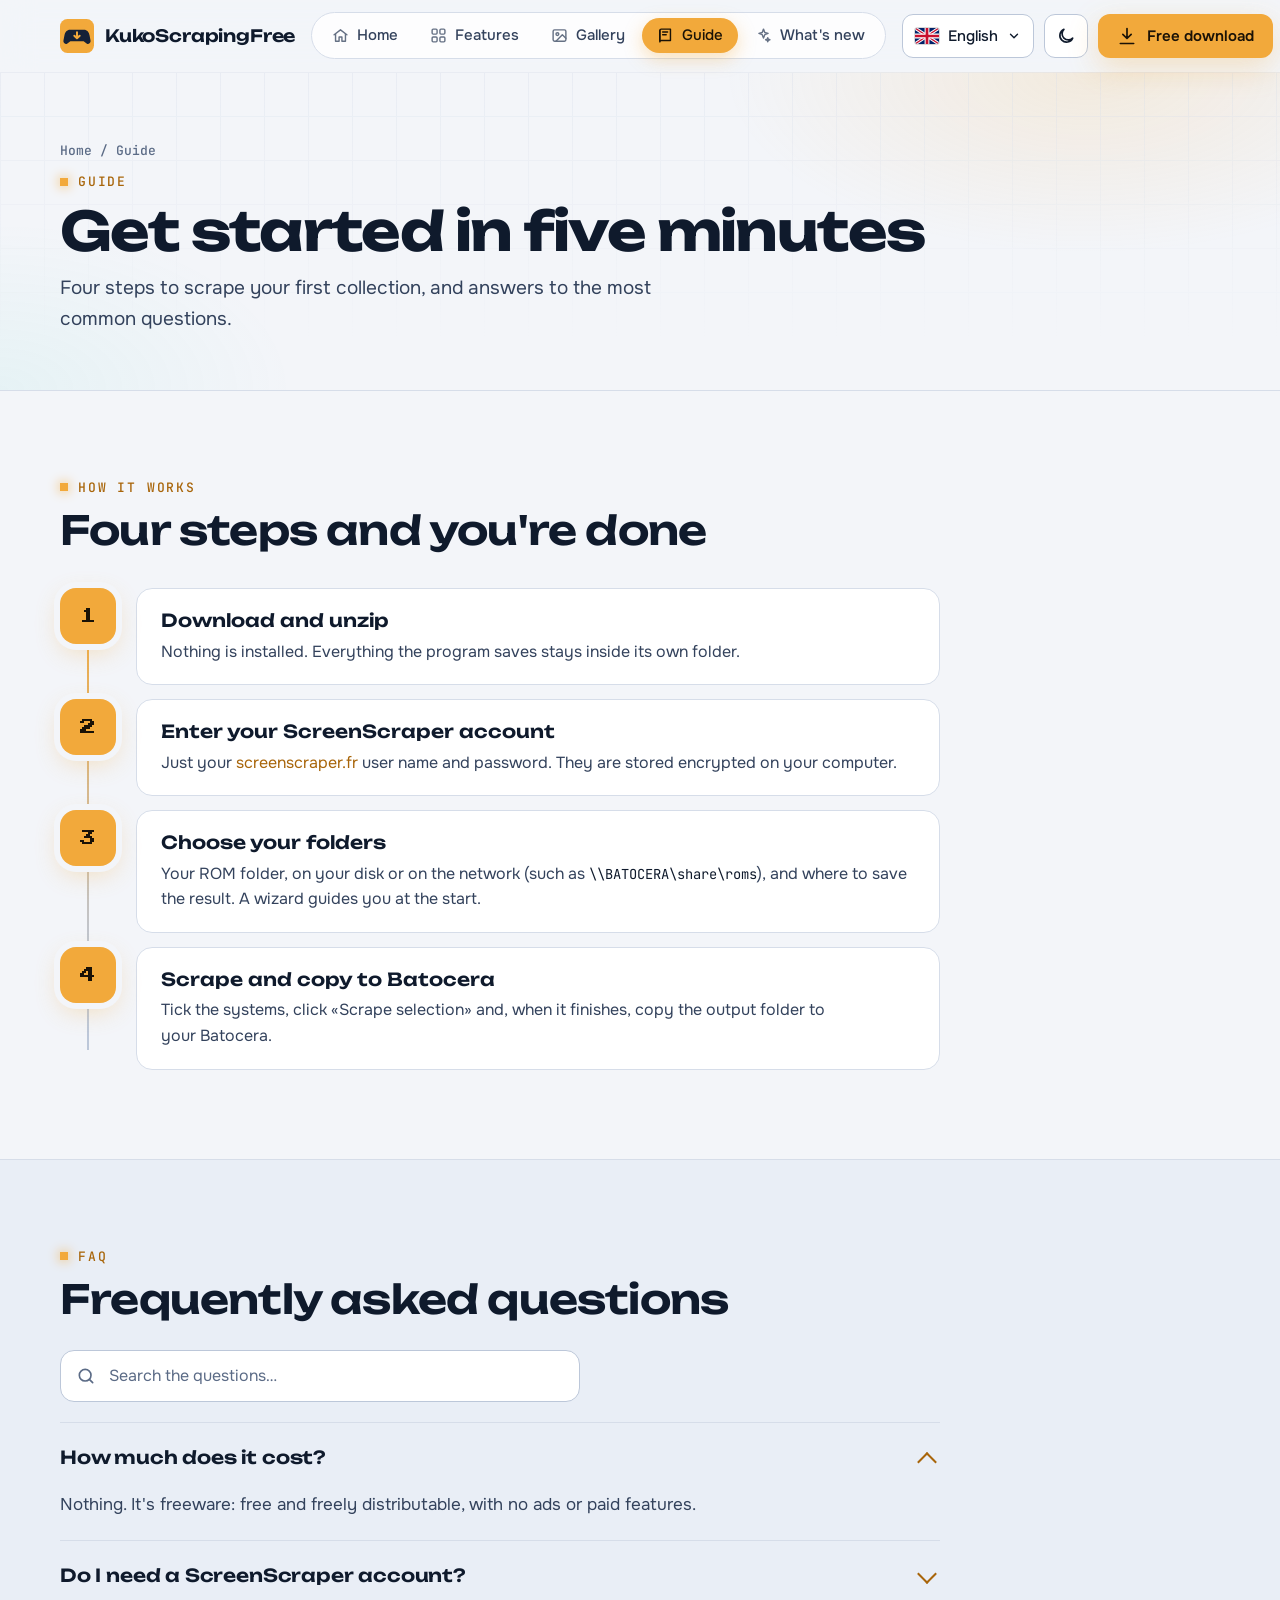
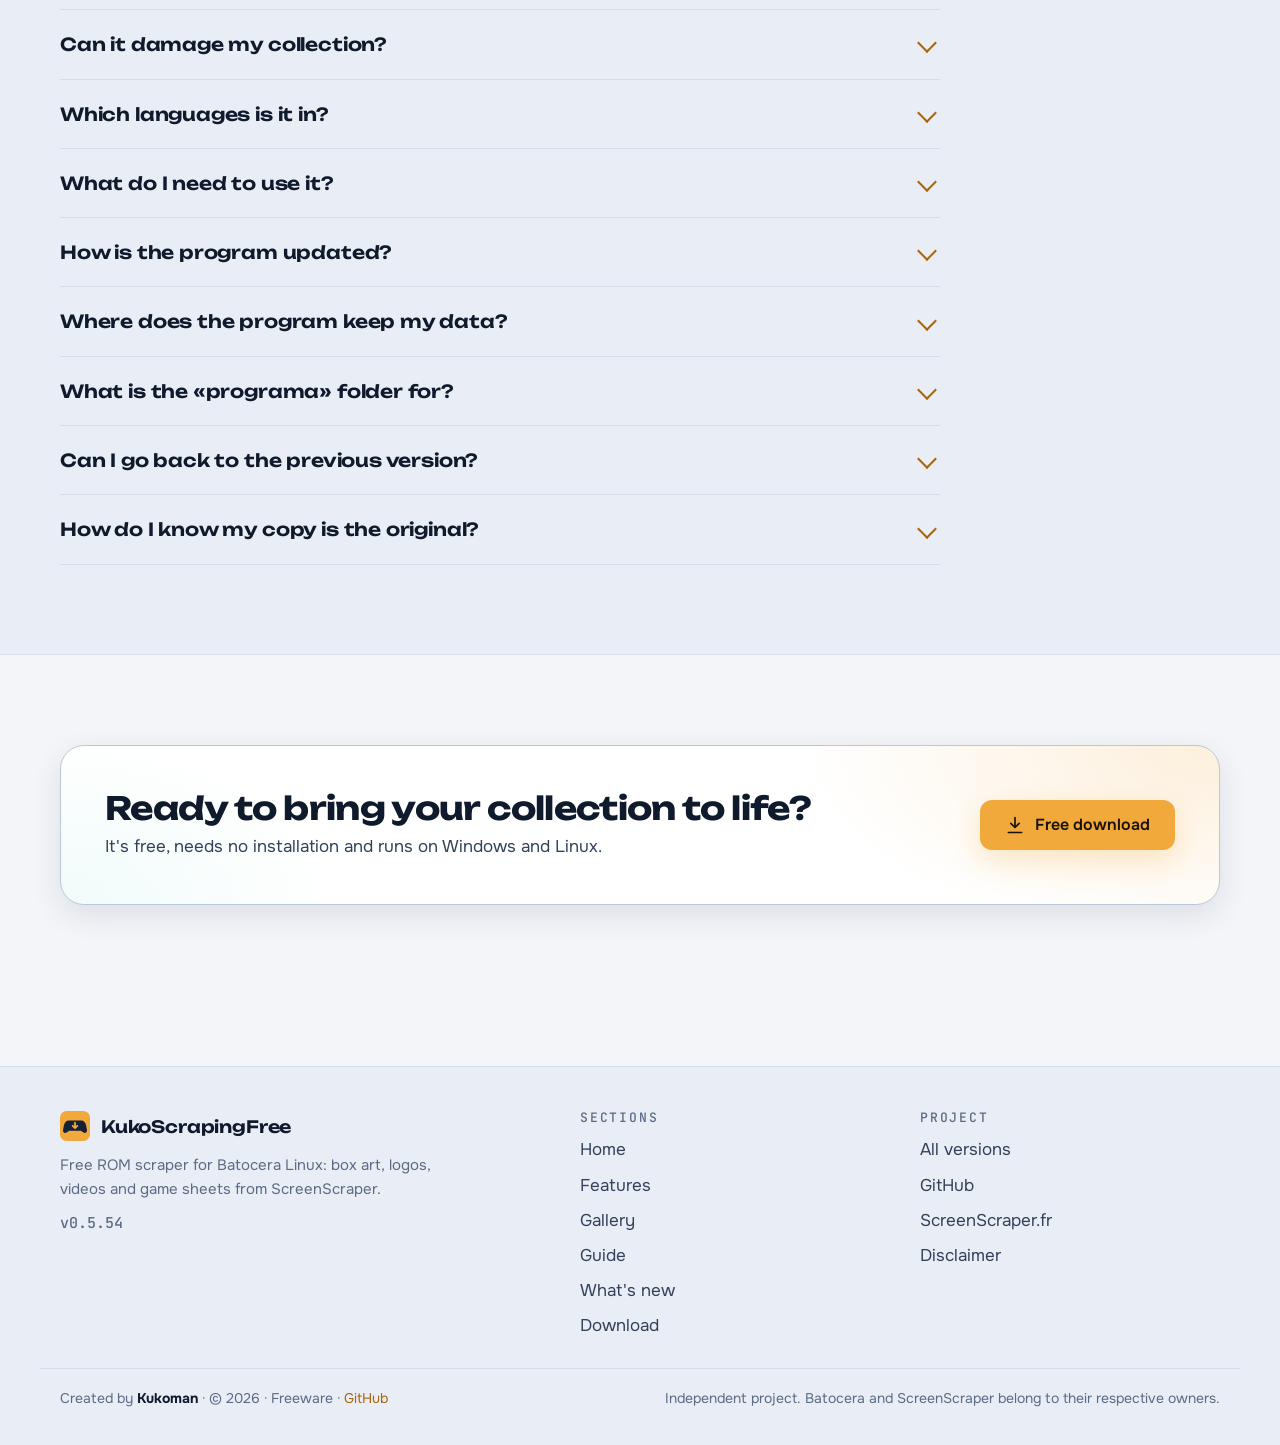
<file: guia.html>
<!doctype html>
<html lang="es">
<head>
<meta charset="utf-8">
<meta name="viewport" content="width=device-width, initial-scale=1, viewport-fit=cover">
<title>Guía y preguntas frecuentes — KukoScrapingFree</title>
<meta name="description" content="Empieza a usar KukoScrapingFree en cuatro pasos y resuelve tus dudas con las preguntas frecuentes.">
<meta name="theme-color" content="#0b1220">
<link rel="icon" href="favicon.svg" type="image/svg+xml">
<link rel="canonical" href="https://kukoxbmc.github.io/KukoScrapingFree-web/guia.html">
<meta property="og:type" content="website">
<meta property="og:site_name" content="KukoScrapingFree">
<meta property="og:title" content="Guía y preguntas frecuentes — KukoScrapingFree">
<meta property="og:description" content="Empieza a usar KukoScrapingFree en cuatro pasos y resuelve tus dudas con las preguntas frecuentes.">
<meta property="og:url" content="https://kukoxbmc.github.io/KukoScrapingFree-web/guia.html">
<meta property="og:image" content="https://kukoxbmc.github.io/KukoScrapingFree-web/imagenes/vista-previa.png">
<meta property="og:image:width" content="1200">
<meta property="og:image:height" content="630">
<meta property="og:locale" content="es_ES">
<meta name="twitter:card" content="summary_large_image">
<script>
/* tema guardado, antes de pintar nada (sin parpadeo) */
try{var t=localStorage.getItem("kuko-tema");if(t==="light"||t==="dark")document.documentElement.setAttribute("data-theme",t);}catch(e){}
</script>
<link rel="preconnect" href="https://fonts.googleapis.com">
<link rel="preconnect" href="https://fonts.gstatic.com" crossorigin>
<link rel="stylesheet" href="https://fonts.googleapis.com/css2?family=Unbounded:wght@500;600;700&amp;family=Onest:wght@400;500;600;700&amp;family=JetBrains+Mono:wght@500;700&amp;family=Press+Start+2P&amp;display=swap">
<link rel="stylesheet" href="css/web.css?v=202610231010">
</head>
<body>
<a class="skip" href="#contenido" data-t="skip">Saltar al contenido</a>
<div class="carga" id="carga" aria-hidden="true"></div>

<!-- ============================ CABECERA (igual en todos los módulos) ============================ -->
<header class="top" id="top">
<div class="top-in">
<a href="index.html" class="brand" data-nav="inicio"><svg width="34" height="34" viewBox="0 0 64 64" aria-hidden="true"><rect width="64" height="64" rx="14" fill="#f2a93b"></rect><path fill="#152137" d="M19 20h26c6 0 9.5 4.5 10.6 10.5l1.9 10.2c.9 4.8-3.7 7.8-7.4 5.2L44.5 42h-25l-5.6 3.9c-3.7 2.6-8.3-.4-7.4-5.2l1.9-10.2C9.5 24.5 13 20 19 20z"></path><path d="M32 25v11M27 31.5l5 5 5-5" fill="none" stroke="#f2a93b" stroke-width="3.8" stroke-linecap="round" stroke-linejoin="round"></path></svg><span>KukoScrapingFree</span></a>
<nav class="nav" aria-label="Secciones" data-label="nav_label">
<a href="index.html" data-nav="inicio"><svg viewBox="0 0 24 24" fill="none" stroke="currentColor" stroke-width="2" stroke-linecap="round" stroke-linejoin="round" aria-hidden="true"><path d="M3 11l9-7 9 7"></path><path d="M5 10v10h5v-6h4v6h5V10"></path></svg><span data-t="nav_home">Inicio</span></a>
<a href="funciones.html" data-nav="funciones"><svg viewBox="0 0 24 24" fill="none" stroke="currentColor" stroke-width="2" stroke-linecap="round" stroke-linejoin="round" aria-hidden="true"><rect x="3" y="3" width="7" height="7" rx="1.5"></rect><rect x="14" y="3" width="7" height="7" rx="1.5"></rect><rect x="3" y="14" width="7" height="7" rx="1.5"></rect><rect x="14" y="14" width="7" height="7" rx="1.5"></rect></svg><span data-t="nav_features">Funciones</span></a>
<a href="galeria.html" data-nav="galeria"><svg viewBox="0 0 24 24" fill="none" stroke="currentColor" stroke-width="2" stroke-linecap="round" stroke-linejoin="round" aria-hidden="true"><rect x="3" y="4" width="18" height="16" rx="2"></rect><circle cx="9" cy="10" r="2"></circle><path d="M21 16l-5-5-9 9"></path></svg><span data-t="nav_gallery">Galería</span></a>
<a href="guia.html" data-nav="guia" aria-current="page"><svg viewBox="0 0 24 24" fill="none" stroke="currentColor" stroke-width="2" stroke-linecap="round" stroke-linejoin="round" aria-hidden="true"><path d="M4 5a2 2 0 0 1 2-2h13v16H6a2 2 0 0 0-2 2z"></path><path d="M4 19V5M8 7h7M8 11h5"></path></svg><span data-t="nav_guide">Guía</span></a>
<a href="novedades.html" data-nav="novedades"><svg viewBox="0 0 24 24" fill="none" stroke="currentColor" stroke-width="2" stroke-linecap="round" stroke-linejoin="round" aria-hidden="true"><path d="M12 3l1.8 4.7L18.5 9l-4.7 1.8L12 15.5l-1.8-4.7L5.5 9l4.7-1.3z"></path><path d="M18 15l.8 2.2L21 18l-2.2.8L18 21l-.8-2.2L15 18l2.2-.8z"></path></svg><span data-t="nav_news">Novedades</span></a>
</nav>
<div class="tools">
<div class="lang" id="lang">
<button type="button" class="lang-btn" id="lang-btn" aria-haspopup="true" aria-expanded="false" title="Idioma" data-title="lang_label"><span id="lang-flag"></span><span id="lang-name">Español</span><svg width="14" height="14" viewBox="0 0 24 24" fill="none" stroke="currentColor" stroke-width="2.4" stroke-linecap="round" stroke-linejoin="round" aria-hidden="true"><path d="M6 9l6 6 6-6"></path></svg></button>
<ul class="lang-menu" id="lang-menu" role="menu" hidden></ul>
</div>
<button type="button" class="ibtn" id="theme-btn" title="Cambiar entre tema claro y oscuro" data-title="theme_toggle" aria-label="Cambiar entre tema claro y oscuro">
<span id="ico-sun"><svg class="icon" viewBox="0 0 24 24" fill="none" stroke="currentColor" stroke-width="2" stroke-linecap="round" aria-hidden="true"><circle cx="12" cy="12" r="4"></circle><path d="M12 2v2M12 20v2M4.9 4.9l1.4 1.4M17.7 17.7l1.4 1.4M2 12h2M20 12h2M4.9 19.1l1.4-1.4M17.7 6.3l1.4-1.4"></path></svg></span>
<span id="ico-moon" hidden><svg class="icon" viewBox="0 0 24 24" fill="none" stroke="currentColor" stroke-width="2" stroke-linecap="round" stroke-linejoin="round" aria-hidden="true"><path d="M20 14.5A8 8 0 1 1 9.5 4a6.5 6.5 0 0 0 10.5 10.5z"></path></svg></span>
</button>
<a class="btn btn-a cta-s" href="descargar.html" data-nav="descargar"><svg class="icon" viewBox="0 0 24 24" fill="none" stroke="currentColor" stroke-width="2" stroke-linecap="round" stroke-linejoin="round" aria-hidden="true"><path d="M12 3v12M7 10l5 5 5-5M4 21h16"></path></svg><span data-t="nav_download">Descargar gratis</span></a>
</div>
</div>
</header>

<!-- ============================ CONTENIDO DEL MÓDULO ============================ -->
<main id="contenido" data-pagina="guia" data-mt="mt_guia" data-md="md_guia">
<section class="phead"><div class="wrap phead-in">
<p class="crumbs"><a href="index.html" data-t="nav_home">Inicio</a><span aria-hidden="true">/</span><span data-t="nav_guide">Guía</span></p>
<p class="kicker" data-t="guide_kicker">Guía</p>
<h1 tabindex="-1" data-t="guide_title">Empieza en cinco minutos</h1>
<p class="lead" data-t="guide_sub">Cuatro pasos para scrapear tu primera colección y las respuestas a las dudas más habituales.</p>
</div></section>

<!-- ============================ PRIMEROS PASOS ============================ -->
<section class="wrap sec" id="pasos">
<p class="kicker" data-t="how_kicker">Cómo funciona</p>
<h2 class="h2" data-t="how_title">Cuatro pasos y listo</h2>
<ol class="timeline">
<li class="rv"><span class="n">1</span><div class="box"><h3 data-t="h1_t">Descarga y descomprime</h3><p data-t="h1_d">No se instala nada. Todo lo que guarda el programa se queda dentro de su propia carpeta.</p></div></li>
<li class="rv"><span class="n">2</span><div class="box"><h3 data-t="h2_t">Escribe tu cuenta de ScreenScraper</h3><p data-h="h2_d">Solo tu usuario y tu contraseña de <a href="https://www.screenscraper.fr">screenscraper.fr</a>. Se guardan cifrados en tu equipo.</p></div></li>
<li class="rv"><span class="n">3</span><div class="box"><h3 data-t="h3_t">Elige tus carpetas</h3><p data-h="h3_d">Tu carpeta de ROMs, en tu disco o en la red (como <code>\\BATOCERA\share\roms</code>), y dónde guardar el resultado. Un asistente te guía al empezar.</p></div></li>
<li class="rv"><span class="n">4</span><div class="box"><h3 data-t="h4_t">Scrapea y copia a Batocera</h3><p data-t="h4_d">Marca los sistemas, pulsa «Scrapear selección» y, al terminar, copia la carpeta de salida a tu Batocera.</p></div></li>
</ol>
</section>

<!-- ============================ PREGUNTAS FRECUENTES ============================ -->
<section class="band" id="preguntas">
<div class="wrap sec">
<p class="kicker" data-t="faq_kicker">Preguntas frecuentes</p>
<h2 class="h2" data-t="faq_title">Lo que suele preguntarse</h2>
<div class="search" hidden data-search-box>
<svg viewBox="0 0 24 24" fill="none" stroke="currentColor" stroke-width="2" stroke-linecap="round" aria-hidden="true"><circle cx="11" cy="11" r="7"></circle><path d="M20 20l-4-4"></path></svg>
<input type="search" id="faq-q" autocomplete="off" data-ph="faq_search" placeholder="Busca en las preguntas…" data-label="faq_search" aria-label="Busca en las preguntas…">
</div>
<div class="faq" id="faq">
<details open><summary data-t="q1">¿Cuánto cuesta?</summary><p data-t="a1">Nada. Es freeware: gratuito y de libre distribución, sin anuncios ni funciones de pago.</p></details>
<details><summary data-t="q2">¿Necesito una cuenta de ScreenScraper?</summary><p data-h="a2">Sí. La cuenta es gratuita y se crea en <a href="https://www.screenscraper.fr">screenscraper.fr</a>. El programa respeta los límites de tu cuenta: hilos, peticiones por minuto y cuota diaria.</p></details>
<details><summary data-t="q3">¿Puede estropear mi colección?</summary><p data-t="a3">No. Tu carpeta de ROMs nunca se modifica: el programa trabaja sobre una copia en la carpeta de salida, guarda las versiones anteriores de cada gamelist y no borra nada.</p></details>
<details><summary data-t="q4">¿En qué idiomas está?</summary><p data-t="a4">Castellano, inglés, francés, alemán, portugués, ruso e italiano. La sinopsis de los juegos se descarga en el idioma que elijas.</p></details>
<details><summary data-t="q5">¿Qué necesito para usarlo?</summary><p data-t="a5">Un ordenador con Windows o Linux y una pantalla de al menos 1280 × 720. Tu Batocera puede estar en la red: no hace falta sacar el disco.</p></details>
<details><summary data-t="q6">¿Cómo se actualiza el programa?</summary><p data-t="a6">Solo. Al abrirse comprueba si hay una versión nueva, te enseña sus novedades y, si aceptas, se descarga, se instala y se vuelve a abrir. Tus datos y tu carpeta de salida no se tocan, y se guarda la versión anterior por si quieres volver a ella. Si tienes la 0.5.40 o una anterior, descarga la nueva desde esta web una sola vez: a partir de ahí llegarán solas.</p></details>
<details><summary data-t="q7">¿Dónde guarda el programa mis datos?</summary><p data-t="a7">Todo queda dentro de la carpeta del programa: en «datos» están la configuración, tu cuenta cifrada y el registro, y en «salida», lo que genera. No escribe en ninguna otra parte del equipo.</p></details>
<details><summary data-t="q8">¿Para qué es la carpeta «programa»?</summary><p data-t="a8">Contiene el programa en sí y sus librerías. No hace falta abrirla: el programa se abre con KukoScrapingFree (KukoScrapingFree.exe en Windows), que está junto a ella.</p></details>
<details><summary data-t="q9">¿Puedo volver a la versión anterior?</summary><p data-t="a9">Sí. Cada vez que se actualiza, guarda la versión anterior. Si algo no te convence, ve a Ayuda › Acerca de y pulsa «Volver a la versión…».</p></details>
<details><summary data-t="q10">¿Cómo sé que mi copia es la original?</summary><p data-t="a10">Desde la versión 0.5.48, el programa compara sus ficheros con la lista oficial publicada en GitHub. En Ayuda › Acerca de verás «✔ Copia original verificada». Si alguien la ha modificado o está dañada, te avisa y te ofrece descargar la original. En Descargar tienes también la huella SHA-256 de cada zip.</p></details>
</div>
<p class="empty" id="faq-none" hidden data-t="faq_none">No hay ninguna pregunta con esas palabras.</p>
</div>
</section>

<section class="wrap sec"><div class="ctaband rv">
<div><h2 data-t="cta_t">¿Listo para darle vida a tu colección?</h2><p data-t="cta_d">Es gratis, no se instala y funciona en Windows y Linux.</p></div>
<div class="btns"><a class="btn btn-a" href="descargar.html"><svg class="icon" viewBox="0 0 24 24" fill="none" stroke="currentColor" stroke-width="2" stroke-linecap="round" stroke-linejoin="round" aria-hidden="true"><path d="M12 3v12M7 10l5 5 5-5M4 21h16"></path></svg><span data-t="btn_download">Descargar gratis</span></a></div>
</div></section>
</main>

<!-- ============================ PIE ============================ -->
<footer>
<div class="foot">
<div>
<a href="index.html" class="brand"><svg width="30" height="30" viewBox="0 0 64 64" aria-hidden="true"><rect width="64" height="64" rx="14" fill="#f2a93b"></rect><path fill="#152137" d="M19 20h26c6 0 9.5 4.5 10.6 10.5l1.9 10.2c.9 4.8-3.7 7.8-7.4 5.2L44.5 42h-25l-5.6 3.9c-3.7 2.6-8.3-.4-7.4-5.2l1.9-10.2C9.5 24.5 13 20 19 20z"></path><path d="M32 25v11M27 31.5l5 5 5-5" fill="none" stroke="#f2a93b" stroke-width="3.8" stroke-linecap="round" stroke-linejoin="round"></path></svg>KukoScrapingFree</a>
<p data-t="foot_desc">Scraper de ROMs gratuito para Batocera Linux: carátulas, logos, vídeos y fichas de tus juegos desde ScreenScraper.</p>
<p class="dlv" id="foot-ver"></p>
</div>
<div>
<h2 data-t="foot_sections">Secciones</h2>
<ul>
<li><a href="index.html" data-t="nav_home">Inicio</a></li>
<li><a href="funciones.html" data-t="nav_features">Funciones</a></li>
<li><a href="galeria.html" data-t="nav_gallery">Galería</a></li>
<li><a href="guia.html" data-t="nav_guide">Guía</a></li>
<li><a href="novedades.html" data-t="nav_news">Novedades</a></li>
<li><a href="descargar.html" data-t="nav_dl">Descargar</a></li>
</ul>
</div>
<div>
<h2 data-t="foot_project">Proyecto</h2>
<ul>
<li><a href="https://github.com/kukoxbmc/KukoScrapingFree-web/releases" data-t="foot_releases">Todas las versiones</a></li>
<li><a href="https://github.com/kukoxbmc/KukoScrapingFree-web">GitHub</a></li>
<li><a href="https://www.screenscraper.fr">ScreenScraper.fr</a></li>
<li><a href="descargar.html#aviso" data-t="disc_title">Descargo de responsabilidad</a></li>
</ul>
</div>
</div>
<div class="foot-bottom"><span data-h="foot_by">Creado por <b>Kukoman</b> · © 2026 · Freeware · <a href="https://github.com/kukoxbmc/KukoScrapingFree-web">GitHub</a></span><span data-t="foot_indep">Proyecto independiente. Batocera y ScreenScraper pertenecen a sus respectivos autores.</span></div>
</footer>

<!-- menú de abajo (móvil) -->
<nav class="tabbar" aria-label="Secciones" data-label="nav_label">
<a href="index.html" data-nav="inicio"><svg viewBox="0 0 24 24" fill="none" stroke="currentColor" stroke-width="2" stroke-linecap="round" stroke-linejoin="round" aria-hidden="true"><path d="M3 11l9-7 9 7"></path><path d="M5 10v10h5v-6h4v6h5V10"></path></svg><span data-t="nav_home">Inicio</span></a>
<a href="funciones.html" data-nav="funciones"><svg viewBox="0 0 24 24" fill="none" stroke="currentColor" stroke-width="2" stroke-linecap="round" stroke-linejoin="round" aria-hidden="true"><rect x="3" y="3" width="7" height="7" rx="1.5"></rect><rect x="14" y="3" width="7" height="7" rx="1.5"></rect><rect x="3" y="14" width="7" height="7" rx="1.5"></rect><rect x="14" y="14" width="7" height="7" rx="1.5"></rect></svg><span data-t="nav_features">Funciones</span></a>
<a href="galeria.html" data-nav="galeria"><svg viewBox="0 0 24 24" fill="none" stroke="currentColor" stroke-width="2" stroke-linecap="round" stroke-linejoin="round" aria-hidden="true"><rect x="3" y="4" width="18" height="16" rx="2"></rect><circle cx="9" cy="10" r="2"></circle><path d="M21 16l-5-5-9 9"></path></svg><span data-t="nav_gallery">Galería</span></a>
<a href="guia.html" data-nav="guia" aria-current="page"><svg viewBox="0 0 24 24" fill="none" stroke="currentColor" stroke-width="2" stroke-linecap="round" stroke-linejoin="round" aria-hidden="true"><path d="M4 5a2 2 0 0 1 2-2h13v16H6a2 2 0 0 0-2 2z"></path><path d="M4 19V5M8 7h7M8 11h5"></path></svg><span data-t="nav_guide">Guía</span></a>
<a href="novedades.html" data-nav="novedades"><svg viewBox="0 0 24 24" fill="none" stroke="currentColor" stroke-width="2" stroke-linecap="round" stroke-linejoin="round" aria-hidden="true"><path d="M12 3l1.8 4.7L18.5 9l-4.7 1.8L12 15.5l-1.8-4.7L5.5 9l4.7-1.3z"></path><path d="M18 15l.8 2.2L21 18l-2.2.8L18 21l-.8-2.2L15 18l2.2-.8z"></path></svg><span data-t="nav_news">Novedades</span></a>
</nav>

<!-- ventanas -->
<dialog id="lb" aria-label="Captura">
<img class="lb-img" id="lb-img" alt="">
<div class="lb-bar"><span class="lb-cap" id="lb-cap"></span><span class="lb-btns">
<button type="button" id="lb-prev" data-label="lb_prev" aria-label="Anterior"><svg width="20" height="20" viewBox="0 0 24 24" fill="none" stroke="currentColor" stroke-width="2.4" stroke-linecap="round" stroke-linejoin="round" aria-hidden="true"><path d="M15 6l-6 6 6 6"></path></svg></button>
<button type="button" id="lb-next" data-label="lb_next" aria-label="Siguiente"><svg width="20" height="20" viewBox="0 0 24 24" fill="none" stroke="currentColor" stroke-width="2.4" stroke-linecap="round" stroke-linejoin="round" aria-hidden="true"><path d="M9 6l6 6-6 6"></path></svg></button>
<button type="button" id="lb-close" data-label="lb_close" aria-label="Cerrar"><svg width="20" height="20" viewBox="0 0 24 24" fill="none" stroke="currentColor" stroke-width="2.4" stroke-linecap="round" aria-hidden="true"><path d="M6 6l12 12M18 6L6 18"></path></svg></button>
</span></div>
</dialog>
<dialog id="vd" aria-label="Vídeo">
<video class="vid" id="vd-video" controls preload="none" poster="imagenes/poster.webp" src="video/presentacion.mp4"></video>
<div class="lb-bar"><span class="lb-cap">KukoScrapingFree</span><span class="lb-btns"><button type="button" id="vd-close" data-label="video_close" aria-label="Cerrar el vídeo"><svg width="20" height="20" viewBox="0 0 24 24" fill="none" stroke="currentColor" stroke-width="2.4" stroke-linecap="round" aria-hidden="true"><path d="M6 6l12 12M18 6L6 18"></path></svg></button></span></div>
</dialog>

<script src="js/textos.js?v=202610231010"></script>
<script src="js/web.js?v=202610231010"></script>
</body>
</html>
</file>
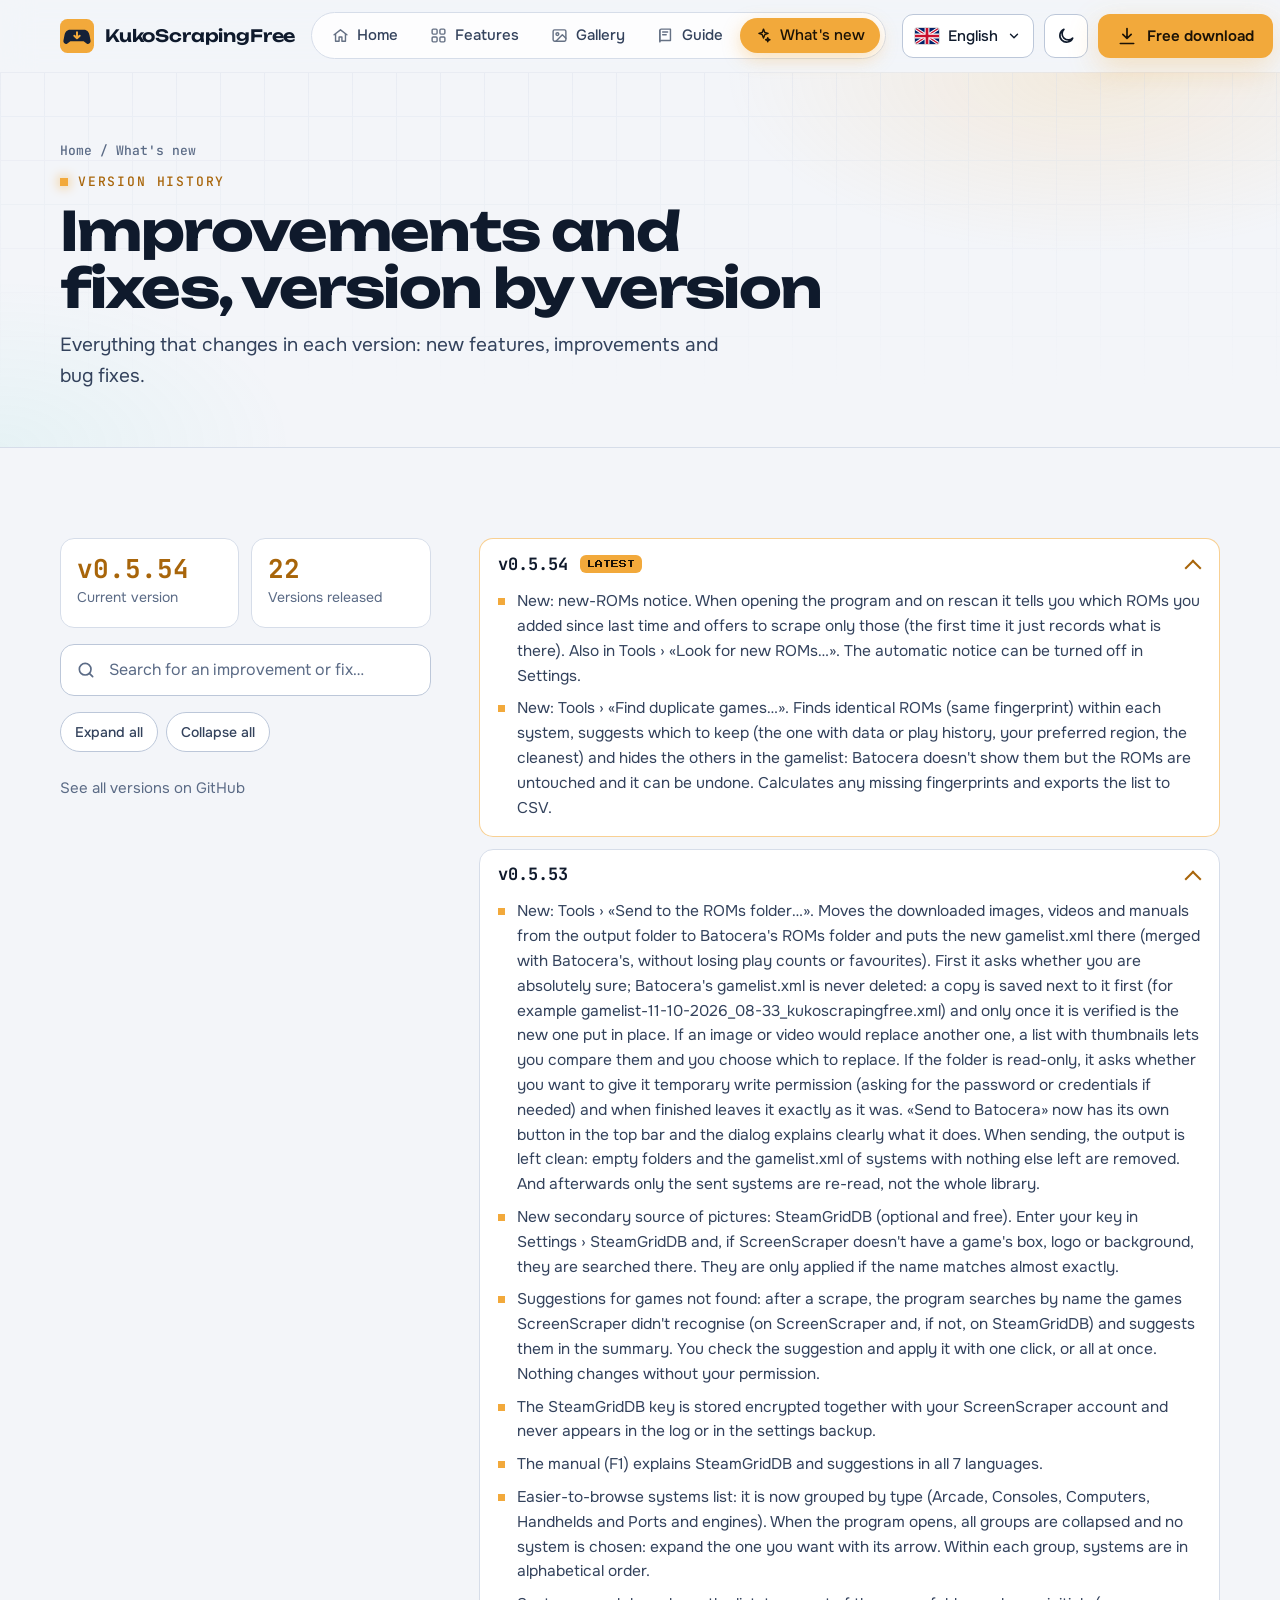
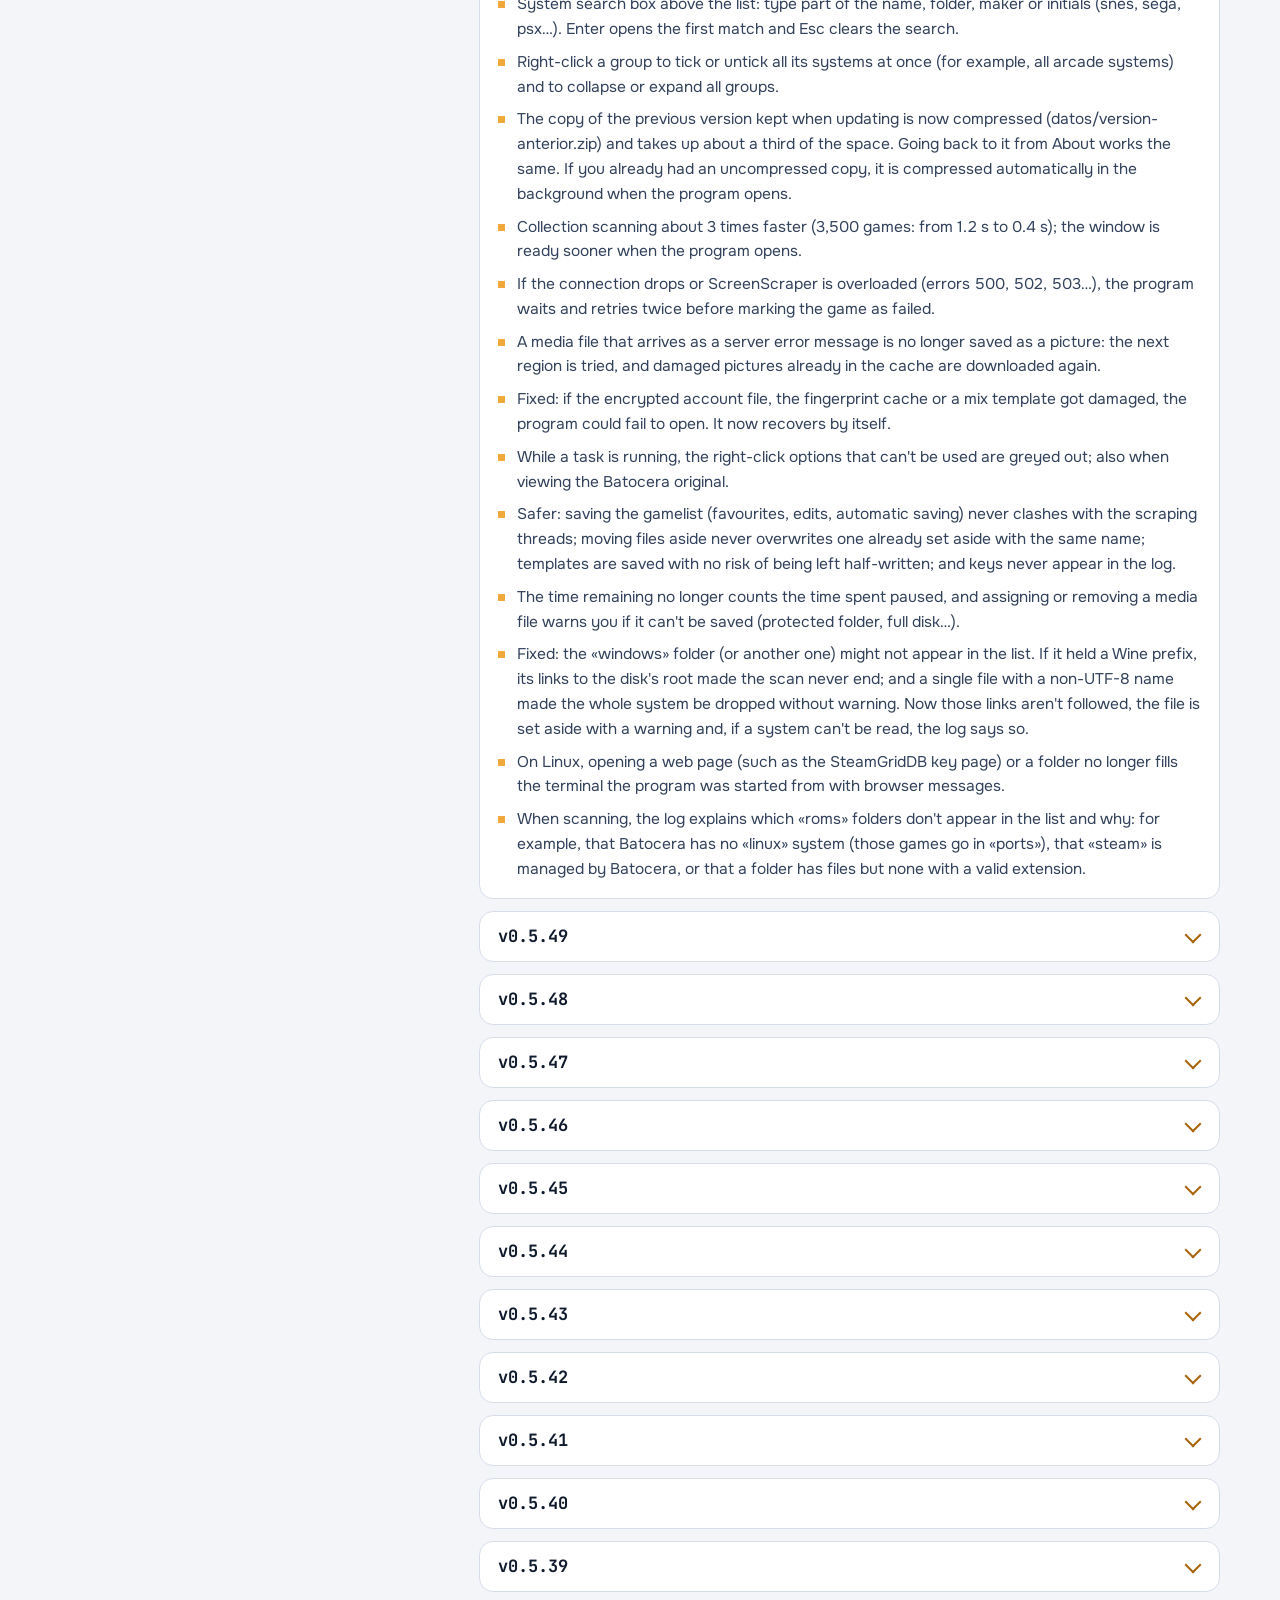
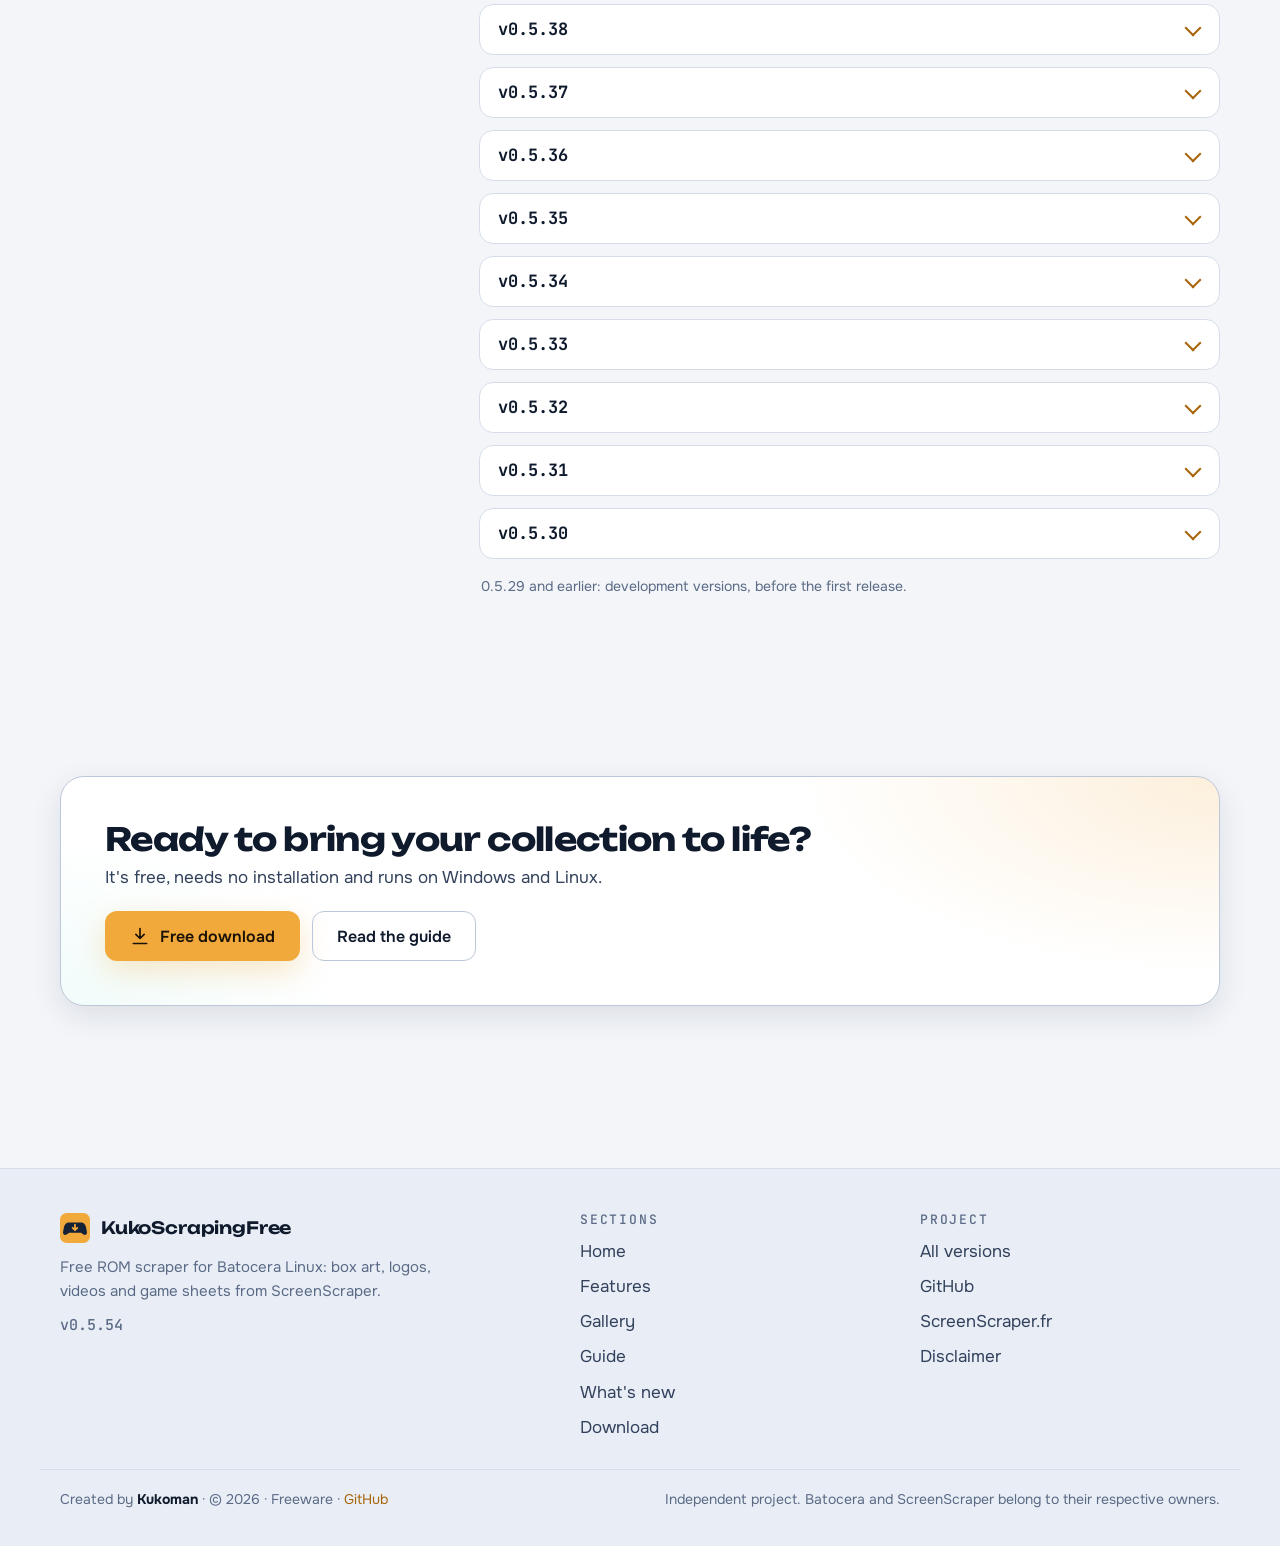
<file: novedades.html>
<!doctype html>
<html lang="es">
<head>
<meta charset="utf-8">
<meta name="viewport" content="width=device-width, initial-scale=1, viewport-fit=cover">
<title>Novedades — KukoScrapingFree</title>
<meta name="description" content="Historial de versiones de KukoScrapingFree: mejoras y arreglos, versión a versión.">
<meta name="theme-color" content="#0b1220">
<link rel="icon" href="favicon.svg" type="image/svg+xml">
<link rel="canonical" href="https://kukoxbmc.github.io/KukoScrapingFree-web/novedades.html">
<meta property="og:type" content="website">
<meta property="og:site_name" content="KukoScrapingFree">
<meta property="og:title" content="Novedades — KukoScrapingFree">
<meta property="og:description" content="Historial de versiones de KukoScrapingFree: mejoras y arreglos, versión a versión.">
<meta property="og:url" content="https://kukoxbmc.github.io/KukoScrapingFree-web/novedades.html">
<meta property="og:image" content="https://kukoxbmc.github.io/KukoScrapingFree-web/imagenes/vista-previa.png">
<meta property="og:image:width" content="1200">
<meta property="og:image:height" content="630">
<meta property="og:locale" content="es_ES">
<meta name="twitter:card" content="summary_large_image">
<script>
/* tema guardado, antes de pintar nada (sin parpadeo) */
try{var t=localStorage.getItem("kuko-tema");if(t==="light"||t==="dark")document.documentElement.setAttribute("data-theme",t);}catch(e){}
</script>
<link rel="preconnect" href="https://fonts.googleapis.com">
<link rel="preconnect" href="https://fonts.gstatic.com" crossorigin>
<link rel="stylesheet" href="https://fonts.googleapis.com/css2?family=Unbounded:wght@500;600;700&amp;family=Onest:wght@400;500;600;700&amp;family=JetBrains+Mono:wght@500;700&amp;family=Press+Start+2P&amp;display=swap">
<link rel="stylesheet" href="css/web.css?v=202610231010">
</head>
<body>
<a class="skip" href="#contenido" data-t="skip">Saltar al contenido</a>
<div class="carga" id="carga" aria-hidden="true"></div>

<!-- ============================ CABECERA (igual en todos los módulos) ============================ -->
<header class="top" id="top">
<div class="top-in">
<a href="index.html" class="brand" data-nav="inicio"><svg width="34" height="34" viewBox="0 0 64 64" aria-hidden="true"><rect width="64" height="64" rx="14" fill="#f2a93b"></rect><path fill="#152137" d="M19 20h26c6 0 9.5 4.5 10.6 10.5l1.9 10.2c.9 4.8-3.7 7.8-7.4 5.2L44.5 42h-25l-5.6 3.9c-3.7 2.6-8.3-.4-7.4-5.2l1.9-10.2C9.5 24.5 13 20 19 20z"></path><path d="M32 25v11M27 31.5l5 5 5-5" fill="none" stroke="#f2a93b" stroke-width="3.8" stroke-linecap="round" stroke-linejoin="round"></path></svg><span>KukoScrapingFree</span></a>
<nav class="nav" aria-label="Secciones" data-label="nav_label">
<a href="index.html" data-nav="inicio"><svg viewBox="0 0 24 24" fill="none" stroke="currentColor" stroke-width="2" stroke-linecap="round" stroke-linejoin="round" aria-hidden="true"><path d="M3 11l9-7 9 7"></path><path d="M5 10v10h5v-6h4v6h5V10"></path></svg><span data-t="nav_home">Inicio</span></a>
<a href="funciones.html" data-nav="funciones"><svg viewBox="0 0 24 24" fill="none" stroke="currentColor" stroke-width="2" stroke-linecap="round" stroke-linejoin="round" aria-hidden="true"><rect x="3" y="3" width="7" height="7" rx="1.5"></rect><rect x="14" y="3" width="7" height="7" rx="1.5"></rect><rect x="3" y="14" width="7" height="7" rx="1.5"></rect><rect x="14" y="14" width="7" height="7" rx="1.5"></rect></svg><span data-t="nav_features">Funciones</span></a>
<a href="galeria.html" data-nav="galeria"><svg viewBox="0 0 24 24" fill="none" stroke="currentColor" stroke-width="2" stroke-linecap="round" stroke-linejoin="round" aria-hidden="true"><rect x="3" y="4" width="18" height="16" rx="2"></rect><circle cx="9" cy="10" r="2"></circle><path d="M21 16l-5-5-9 9"></path></svg><span data-t="nav_gallery">Galería</span></a>
<a href="guia.html" data-nav="guia"><svg viewBox="0 0 24 24" fill="none" stroke="currentColor" stroke-width="2" stroke-linecap="round" stroke-linejoin="round" aria-hidden="true"><path d="M4 5a2 2 0 0 1 2-2h13v16H6a2 2 0 0 0-2 2z"></path><path d="M4 19V5M8 7h7M8 11h5"></path></svg><span data-t="nav_guide">Guía</span></a>
<a href="novedades.html" data-nav="novedades" aria-current="page"><svg viewBox="0 0 24 24" fill="none" stroke="currentColor" stroke-width="2" stroke-linecap="round" stroke-linejoin="round" aria-hidden="true"><path d="M12 3l1.8 4.7L18.5 9l-4.7 1.8L12 15.5l-1.8-4.7L5.5 9l4.7-1.3z"></path><path d="M18 15l.8 2.2L21 18l-2.2.8L18 21l-.8-2.2L15 18l2.2-.8z"></path></svg><span data-t="nav_news">Novedades</span></a>
</nav>
<div class="tools">
<div class="lang" id="lang">
<button type="button" class="lang-btn" id="lang-btn" aria-haspopup="true" aria-expanded="false" title="Idioma" data-title="lang_label"><span id="lang-flag"></span><span id="lang-name">Español</span><svg width="14" height="14" viewBox="0 0 24 24" fill="none" stroke="currentColor" stroke-width="2.4" stroke-linecap="round" stroke-linejoin="round" aria-hidden="true"><path d="M6 9l6 6 6-6"></path></svg></button>
<ul class="lang-menu" id="lang-menu" role="menu" hidden></ul>
</div>
<button type="button" class="ibtn" id="theme-btn" title="Cambiar entre tema claro y oscuro" data-title="theme_toggle" aria-label="Cambiar entre tema claro y oscuro">
<span id="ico-sun"><svg class="icon" viewBox="0 0 24 24" fill="none" stroke="currentColor" stroke-width="2" stroke-linecap="round" aria-hidden="true"><circle cx="12" cy="12" r="4"></circle><path d="M12 2v2M12 20v2M4.9 4.9l1.4 1.4M17.7 17.7l1.4 1.4M2 12h2M20 12h2M4.9 19.1l1.4-1.4M17.7 6.3l1.4-1.4"></path></svg></span>
<span id="ico-moon" hidden><svg class="icon" viewBox="0 0 24 24" fill="none" stroke="currentColor" stroke-width="2" stroke-linecap="round" stroke-linejoin="round" aria-hidden="true"><path d="M20 14.5A8 8 0 1 1 9.5 4a6.5 6.5 0 0 0 10.5 10.5z"></path></svg></span>
</button>
<a class="btn btn-a cta-s" href="descargar.html" data-nav="descargar"><svg class="icon" viewBox="0 0 24 24" fill="none" stroke="currentColor" stroke-width="2" stroke-linecap="round" stroke-linejoin="round" aria-hidden="true"><path d="M12 3v12M7 10l5 5 5-5M4 21h16"></path></svg><span data-t="nav_download">Descargar gratis</span></a>
</div>
</div>
</header>

<!-- ============================ CONTENIDO DEL MÓDULO ============================ -->
<main id="contenido" data-pagina="novedades" data-mt="mt_novedades" data-md="md_novedades">
<section class="phead"><div class="wrap phead-in">
<p class="crumbs"><a href="index.html" data-t="nav_home">Inicio</a><span aria-hidden="true">/</span><span data-t="nav_news">Novedades</span></p>
<p class="kicker" data-t="hist_kicker">Historial de versiones</p>
<h1 tabindex="-1" data-t="hist_title">Mejoras y arreglos, versión a versión</h1>
<p class="lead" data-t="hist_sub">Todo lo que cambia en cada versión: funciones nuevas, mejoras y errores corregidos.</p>
</div></section>

<!-- ============================ HISTORIAL DE VERSIONES ============================ -->
<section class="wrap sec">
<div class="news">
<aside class="hist-side">
<div class="hist-stat">
<div><b id="hist-cur">—</b><span data-t="hist_current">Versión actual</span></div>
<div><b id="hist-n">—</b><span data-t="hist_count">Versiones publicadas</span></div>
</div>
<div class="search" hidden data-search-box>
<svg viewBox="0 0 24 24" fill="none" stroke="currentColor" stroke-width="2" stroke-linecap="round" aria-hidden="true"><circle cx="11" cy="11" r="7"></circle><path d="M20 20l-4-4"></path></svg>
<input type="search" id="hist-q" autocomplete="off" data-ph="hist_search" placeholder="Busca una mejora o un arreglo…" data-label="hist_search" aria-label="Busca una mejora o un arreglo…">
</div>
<div class="hist-btns" hidden data-search-box>
<button type="button" class="chip" id="hist-open" data-t="hist_open_all">Desplegar todo</button>
<button type="button" class="chip" id="hist-close" data-t="hist_close_all">Plegar todo</button>
</div>
<a class="small" href="https://github.com/kukoxbmc/KukoScrapingFree-web/releases" data-t="news_all">Ver todas las versiones en GitHub</a>
</aside>
<div>
<div id="hist-list" class="hist" aria-live="polite"><div class="skel"></div><div class="skel"></div><div class="skel"></div></div>
<p class="empty" id="hist-none" hidden data-t="hist_none">Ninguna versión menciona esas palabras.</p>
</div>
</div>
</section>

<section class="wrap sec"><div class="ctaband rv">
<div><h2 data-t="cta_t">¿Listo para darle vida a tu colección?</h2><p data-t="cta_d">Es gratis, no se instala y funciona en Windows y Linux.</p></div>
<div class="btns"><a class="btn btn-a" href="descargar.html"><svg class="icon" viewBox="0 0 24 24" fill="none" stroke="currentColor" stroke-width="2" stroke-linecap="round" stroke-linejoin="round" aria-hidden="true"><path d="M12 3v12M7 10l5 5 5-5M4 21h16"></path></svg><span data-t="btn_download">Descargar gratis</span></a><a class="btn btn-b" href="guia.html" data-t="cta_guide">Ver la guía</a></div>
</div></section>
</main>

<!-- ============================ PIE ============================ -->
<footer>
<div class="foot">
<div>
<a href="index.html" class="brand"><svg width="30" height="30" viewBox="0 0 64 64" aria-hidden="true"><rect width="64" height="64" rx="14" fill="#f2a93b"></rect><path fill="#152137" d="M19 20h26c6 0 9.5 4.5 10.6 10.5l1.9 10.2c.9 4.8-3.7 7.8-7.4 5.2L44.5 42h-25l-5.6 3.9c-3.7 2.6-8.3-.4-7.4-5.2l1.9-10.2C9.5 24.5 13 20 19 20z"></path><path d="M32 25v11M27 31.5l5 5 5-5" fill="none" stroke="#f2a93b" stroke-width="3.8" stroke-linecap="round" stroke-linejoin="round"></path></svg>KukoScrapingFree</a>
<p data-t="foot_desc">Scraper de ROMs gratuito para Batocera Linux: carátulas, logos, vídeos y fichas de tus juegos desde ScreenScraper.</p>
<p class="dlv" id="foot-ver"></p>
</div>
<div>
<h2 data-t="foot_sections">Secciones</h2>
<ul>
<li><a href="index.html" data-t="nav_home">Inicio</a></li>
<li><a href="funciones.html" data-t="nav_features">Funciones</a></li>
<li><a href="galeria.html" data-t="nav_gallery">Galería</a></li>
<li><a href="guia.html" data-t="nav_guide">Guía</a></li>
<li><a href="novedades.html" data-t="nav_news">Novedades</a></li>
<li><a href="descargar.html" data-t="nav_dl">Descargar</a></li>
</ul>
</div>
<div>
<h2 data-t="foot_project">Proyecto</h2>
<ul>
<li><a href="https://github.com/kukoxbmc/KukoScrapingFree-web/releases" data-t="foot_releases">Todas las versiones</a></li>
<li><a href="https://github.com/kukoxbmc/KukoScrapingFree-web">GitHub</a></li>
<li><a href="https://www.screenscraper.fr">ScreenScraper.fr</a></li>
<li><a href="descargar.html#aviso" data-t="disc_title">Descargo de responsabilidad</a></li>
</ul>
</div>
</div>
<div class="foot-bottom"><span data-h="foot_by">Creado por <b>Kukoman</b> · © 2026 · Freeware · <a href="https://github.com/kukoxbmc/KukoScrapingFree-web">GitHub</a></span><span data-t="foot_indep">Proyecto independiente. Batocera y ScreenScraper pertenecen a sus respectivos autores.</span></div>
</footer>

<!-- menú de abajo (móvil) -->
<nav class="tabbar" aria-label="Secciones" data-label="nav_label">
<a href="index.html" data-nav="inicio"><svg viewBox="0 0 24 24" fill="none" stroke="currentColor" stroke-width="2" stroke-linecap="round" stroke-linejoin="round" aria-hidden="true"><path d="M3 11l9-7 9 7"></path><path d="M5 10v10h5v-6h4v6h5V10"></path></svg><span data-t="nav_home">Inicio</span></a>
<a href="funciones.html" data-nav="funciones"><svg viewBox="0 0 24 24" fill="none" stroke="currentColor" stroke-width="2" stroke-linecap="round" stroke-linejoin="round" aria-hidden="true"><rect x="3" y="3" width="7" height="7" rx="1.5"></rect><rect x="14" y="3" width="7" height="7" rx="1.5"></rect><rect x="3" y="14" width="7" height="7" rx="1.5"></rect><rect x="14" y="14" width="7" height="7" rx="1.5"></rect></svg><span data-t="nav_features">Funciones</span></a>
<a href="galeria.html" data-nav="galeria"><svg viewBox="0 0 24 24" fill="none" stroke="currentColor" stroke-width="2" stroke-linecap="round" stroke-linejoin="round" aria-hidden="true"><rect x="3" y="4" width="18" height="16" rx="2"></rect><circle cx="9" cy="10" r="2"></circle><path d="M21 16l-5-5-9 9"></path></svg><span data-t="nav_gallery">Galería</span></a>
<a href="guia.html" data-nav="guia"><svg viewBox="0 0 24 24" fill="none" stroke="currentColor" stroke-width="2" stroke-linecap="round" stroke-linejoin="round" aria-hidden="true"><path d="M4 5a2 2 0 0 1 2-2h13v16H6a2 2 0 0 0-2 2z"></path><path d="M4 19V5M8 7h7M8 11h5"></path></svg><span data-t="nav_guide">Guía</span></a>
<a href="novedades.html" data-nav="novedades" aria-current="page"><svg viewBox="0 0 24 24" fill="none" stroke="currentColor" stroke-width="2" stroke-linecap="round" stroke-linejoin="round" aria-hidden="true"><path d="M12 3l1.8 4.7L18.5 9l-4.7 1.8L12 15.5l-1.8-4.7L5.5 9l4.7-1.3z"></path><path d="M18 15l.8 2.2L21 18l-2.2.8L18 21l-.8-2.2L15 18l2.2-.8z"></path></svg><span data-t="nav_news">Novedades</span></a>
</nav>

<!-- ventanas -->
<dialog id="lb" aria-label="Captura">
<img class="lb-img" id="lb-img" alt="">
<div class="lb-bar"><span class="lb-cap" id="lb-cap"></span><span class="lb-btns">
<button type="button" id="lb-prev" data-label="lb_prev" aria-label="Anterior"><svg width="20" height="20" viewBox="0 0 24 24" fill="none" stroke="currentColor" stroke-width="2.4" stroke-linecap="round" stroke-linejoin="round" aria-hidden="true"><path d="M15 6l-6 6 6 6"></path></svg></button>
<button type="button" id="lb-next" data-label="lb_next" aria-label="Siguiente"><svg width="20" height="20" viewBox="0 0 24 24" fill="none" stroke="currentColor" stroke-width="2.4" stroke-linecap="round" stroke-linejoin="round" aria-hidden="true"><path d="M9 6l6 6-6 6"></path></svg></button>
<button type="button" id="lb-close" data-label="lb_close" aria-label="Cerrar"><svg width="20" height="20" viewBox="0 0 24 24" fill="none" stroke="currentColor" stroke-width="2.4" stroke-linecap="round" aria-hidden="true"><path d="M6 6l12 12M18 6L6 18"></path></svg></button>
</span></div>
</dialog>
<dialog id="vd" aria-label="Vídeo">
<video class="vid" id="vd-video" controls preload="none" poster="imagenes/poster.webp" src="video/presentacion.mp4"></video>
<div class="lb-bar"><span class="lb-cap">KukoScrapingFree</span><span class="lb-btns"><button type="button" id="vd-close" data-label="video_close" aria-label="Cerrar el vídeo"><svg width="20" height="20" viewBox="0 0 24 24" fill="none" stroke="currentColor" stroke-width="2.4" stroke-linecap="round" aria-hidden="true"><path d="M6 6l12 12M18 6L6 18"></path></svg></button></span></div>
</dialog>

<script src="js/textos.js?v=202610231010"></script>
<script src="js/web.js?v=202610231010"></script>
</body>
</html>
</file>
<file: css/web.css>
/* KukoScrapingFree — estilo de la web (compartido por todos los módulos).
   Concepto: «la tele del salón». La portada es un televisor CRT donde se ve el programa
   funcionando; el resto son tarjetas sobrias en azul noche con el ámbar del logo como único
   acento. Tema oscuro por defecto y versión clara. Cada módulo es su propia página; al pasar
   de uno a otro solo cambia el contenido central, con una transición suave. */
:root{
  --bg:#0b1220; --bg2:#0f182b; --surface:#131d33; --surface2:#1a2640; --line:#24324f; --line2:#33456b;
  --fg:#eef2fa; --fg2:#c3cee3; --muted:#8e9fbd;
  --accent:#f2a93b; --accent-strong:#ffbf5c; --accent-ink:#1a1206; --accent-soft:rgba(242,169,59,.12);
  --teal:#45d8c4; --teal-soft:rgba(69,216,196,.10); --danger:#ff8a80; --danger-soft:rgba(255,138,128,.09);
  --glass:rgba(11,18,32,.72); --shadow:0 30px 80px rgba(0,0,0,.45); --shadow-s:0 10px 30px rgba(0,0,0,.28);
  --crt-yellow:#ffd400;
  --f-display:"Unbounded","Arial Black",system-ui,sans-serif;
  --f-body:"Onest",system-ui,-apple-system,"Segoe UI",sans-serif;
  --f-mono:"JetBrains Mono",ui-monospace,"Cascadia Mono",Consolas,monospace;
  --f-pixel:"Press Start 2P",var(--f-mono);
  --r:16px; --wrap:1200px; --ease:cubic-bezier(.2,.7,.2,1);
  color-scheme:dark;
}
@media (prefers-color-scheme: light){:root:not([data-theme="dark"]){
  --bg:#f3f5f9; --bg2:#e9eef6; --surface:#ffffff; --surface2:#f1f4f9; --line:#d6dde9; --line2:#bcc7d9;
  --fg:#0f1a2c; --fg2:#33425c; --muted:#5b6b86;
  --accent:#f2a93b; --accent-strong:#a8650a; --accent-ink:#1a1206; --accent-soft:rgba(242,169,59,.16);
  --teal:#0e8a7b; --teal-soft:rgba(14,138,123,.08); --danger:#c2413f; --danger-soft:rgba(194,65,63,.07);
  --glass:rgba(243,245,249,.78); --shadow:0 30px 70px rgba(15,26,44,.16); --shadow-s:0 10px 30px rgba(15,26,44,.10);
  color-scheme:light;
}}
:root[data-theme="light"]{
  --bg:#f3f5f9; --bg2:#e9eef6; --surface:#ffffff; --surface2:#f1f4f9; --line:#d6dde9; --line2:#bcc7d9;
  --fg:#0f1a2c; --fg2:#33425c; --muted:#5b6b86;
  --accent:#f2a93b; --accent-strong:#a8650a; --accent-ink:#1a1206; --accent-soft:rgba(242,169,59,.16);
  --teal:#0e8a7b; --teal-soft:rgba(14,138,123,.08); --danger:#c2413f; --danger-soft:rgba(194,65,63,.07);
  --glass:rgba(243,245,249,.78); --shadow:0 30px 70px rgba(15,26,44,.16); --shadow-s:0 10px 30px rgba(15,26,44,.10);
  color-scheme:light;
}
*{box-sizing:border-box}
html{scroll-behavior:smooth;scroll-padding-top:96px}
body{margin:0;background:var(--bg);color:var(--fg);font:400 17px/1.6 var(--f-body);-webkit-font-smoothing:antialiased;min-height:100vh;display:flex;flex-direction:column}
main{flex:1 0 auto;view-transition-name:pagina}
img,video{max-width:100%;display:block}
a{color:var(--accent-strong);text-decoration:none}
a:hover{text-decoration:underline}
:focus-visible{outline:2px solid var(--accent);outline-offset:3px;border-radius:6px}
code{font-family:var(--f-mono);font-size:.86em;color:var(--fg)}
h1,h2,h3{text-wrap:balance}
p{text-wrap:pretty}
.wrap{max-width:var(--wrap);margin:0 auto;padding-inline:20px}
.skip{position:absolute;left:12px;top:-60px;z-index:100;padding:10px 16px;border-radius:10px;background:var(--accent);color:var(--accent-ink);font-weight:600}
.skip:focus{top:12px;text-decoration:none}
.kicker{margin:0 0 14px;font:500 13px/1 var(--f-mono);letter-spacing:.14em;text-transform:uppercase;color:var(--accent-strong);display:flex;align-items:center;gap:10px}
.kicker::before{content:"";width:8px;height:8px;background:var(--accent);box-shadow:0 0 12px var(--accent)}
.h2{margin:0 0 14px;font:600 clamp(26px,3.2vw,40px)/1.12 var(--f-display);letter-spacing:-.02em;max-width:820px}
.lead{margin:0;color:var(--fg2);max-width:680px}
.sec{padding-block:clamp(56px,7vw,96px)}
.band{background:var(--bg2);border-block:1px solid var(--line)}
.btn{display:inline-flex;align-items:center;gap:10px;min-height:50px;padding:12px 24px;border-radius:12px;font:600 16px/1.2 var(--f-body);border:1px solid transparent;cursor:pointer;transition:transform .15s ease,box-shadow .2s ease,background .2s ease,border-color .2s}
.btn:hover{text-decoration:none;transform:translateY(-1px)}
.btn-a{background:var(--accent);color:var(--accent-ink);box-shadow:0 10px 30px rgba(242,169,59,.28)}
.btn-a:hover{box-shadow:0 14px 36px rgba(242,169,59,.38)}
.btn-b{background:transparent;color:var(--fg);border-color:var(--line2)}
.btn-b:hover{border-color:var(--accent)}
.icon{width:20px;height:20px;flex:none}

/* ================= cabecera: marca · menú en píldora · herramientas ================= */
.top{position:sticky;top:0;z-index:40;background:var(--glass);backdrop-filter:blur(16px) saturate(1.5);-webkit-backdrop-filter:blur(16px) saturate(1.5);border-bottom:1px solid transparent;transition:border-color .2s;view-transition-name:cabecera}
.top.scrolled{border-bottom-color:var(--line)}
.top-in{max-width:var(--wrap);margin:0 auto;padding:12px 20px;display:flex;align-items:center;gap:16px}
.brand{display:flex;align-items:center;gap:11px;color:var(--fg);font:600 17px/1 var(--f-display);letter-spacing:-.01em;flex:none}
.brand:hover{text-decoration:none}
.nav{display:flex;align-items:center;gap:2px;margin:0 auto;padding:5px;border-radius:999px;background:color-mix(in srgb,var(--surface) 80%,transparent);border:1px solid var(--line)}
.nav a{position:relative;isolation:isolate;display:inline-flex;align-items:center;gap:8px;padding:9px 15px;border-radius:999px;color:var(--fg2);font:500 15px/1 var(--f-body);white-space:nowrap;transition:color .2s}
.nav a svg{width:17px;height:17px;flex:none;opacity:.75}
.nav a:hover{color:var(--fg);text-decoration:none}
.nav a[aria-current="page"]{color:var(--accent-ink)}
.nav a[aria-current="page"] svg{opacity:1}
.nav a[aria-current="page"]::before{content:"";position:absolute;inset:0;z-index:-1;border-radius:inherit;background:var(--accent);box-shadow:0 6px 18px rgba(242,169,59,.35);view-transition-name:nav-activo}
.tools{display:flex;align-items:center;gap:10px;flex:none}
#ico-sun,#ico-moon{display:inline-flex}
#ico-sun[hidden],#ico-moon[hidden]{display:none}
.ibtn{width:44px;height:44px;border-radius:11px;border:1px solid var(--line2);background:var(--surface);color:var(--fg);display:inline-flex;align-items:center;justify-content:center;cursor:pointer}
.ibtn:hover{border-color:var(--accent)}
.cta-s{min-height:44px;padding:10px 18px;font-size:15px}
.cta-s[aria-current="page"]{box-shadow:0 0 0 3px color-mix(in srgb,var(--accent) 35%,transparent)}
.lang{position:relative}
.lang-btn{display:inline-flex;align-items:center;gap:9px;min-height:44px;padding:8px 12px;border-radius:11px;border:1px solid var(--line2);background:var(--surface);color:var(--fg);font:500 15px var(--f-body);cursor:pointer}
.lang-btn:hover{border-color:var(--accent)}
.flag{width:24px;height:16px;border-radius:3px;flex:none;display:block;box-shadow:0 0 0 1px rgba(127,127,127,.3)}
.lang-menu{position:absolute;right:0;top:calc(100% + 8px);min-width:210px;margin:0;padding:6px;list-style:none;background:var(--surface);border:1px solid var(--line2);border-radius:12px;box-shadow:var(--shadow);z-index:50}
.lang-menu button{width:100%;display:flex;align-items:center;gap:12px;padding:10px 12px;border:0;border-radius:8px;background:none;color:var(--fg);font:500 15px var(--f-body);cursor:pointer;text-align:left}
.lang-menu button:hover,.lang-menu button:focus-visible{background:var(--surface2);outline:none}
.lang-menu button[aria-checked="true"]{color:var(--accent-strong)}
.lang-menu button[aria-checked="true"]::after{content:"✓";margin-left:auto}
/* barra de carga entre módulos */
.carga{position:fixed;left:0;top:0;z-index:60;height:3px;width:0;background:linear-gradient(90deg,var(--accent),var(--accent-strong));box-shadow:0 0 12px var(--accent);opacity:0;transition:width .35s var(--ease),opacity .3s}
.carga.on{opacity:1;width:70%}
.carga.fin{opacity:0;width:100%;transition:width .2s,opacity .4s .15s}

/* menú de abajo, como una aplicación (móvil) */
.tabbar{display:none}

/* ================= cabecera de cada módulo ================= */
.phead{position:relative;overflow:hidden;border-bottom:1px solid var(--line)}
.phead::before{content:"";position:absolute;inset:0;background:radial-gradient(520px 260px at 85% 0%,rgba(242,169,59,.14),transparent 70%),radial-gradient(420px 240px at 0% 100%,rgba(69,216,196,.07),transparent 70%);pointer-events:none}
.phead::after{content:"";position:absolute;inset:0;background-image:linear-gradient(var(--line) 1px,transparent 1px),linear-gradient(90deg,var(--line) 1px,transparent 1px);background-size:44px 44px;opacity:.35;-webkit-mask-image:linear-gradient(180deg,#000,transparent 85%);mask-image:linear-gradient(180deg,#000,transparent 85%);pointer-events:none}
.phead-in{position:relative;z-index:1;padding-block:clamp(40px,6vw,72px) clamp(34px,5vw,56px)}
.crumbs{margin:0 0 18px;display:flex;align-items:center;gap:8px;font:500 13px/1 var(--f-mono);color:var(--muted)}
.crumbs a{color:var(--muted)}
.crumbs a:hover{color:var(--accent-strong)}
.phead h1{margin:0 0 14px;font:700 clamp(32px,4.4vw,54px)/1.06 var(--f-display);letter-spacing:-.03em;max-width:900px}
.phead h1:focus{outline:none}
.phead .lead{font-size:clamp(17px,1.5vw,19px)}

/* ================= portada ================= */
.hero{position:relative;overflow:hidden}
.hero::before{content:"";position:absolute;inset:-20% -10% auto -10%;height:900px;background:radial-gradient(600px 380px at 72% 38%,rgba(242,169,59,.16),transparent 70%),radial-gradient(500px 340px at 12% 10%,rgba(69,216,196,.08),transparent 70%);pointer-events:none}
.hero-in{position:relative;display:grid;grid-template-columns:minmax(0,1fr) minmax(0,1.12fr);gap:48px;align-items:center;padding-block:48px 64px}
.hero-txt{display:flex;flex-direction:column;align-items:flex-start;gap:22px;min-width:0}
.verline{margin:0;display:inline-flex;align-items:center;gap:10px;padding:7px 14px;border-radius:999px;background:var(--teal-soft);border:1px solid color-mix(in srgb,var(--teal) 45%,transparent);color:var(--fg2);font-size:14px;font-weight:500}
.verline:hover{text-decoration:none;border-color:var(--teal)}
.dot{width:8px;height:8px;border-radius:50%;background:var(--teal);box-shadow:0 0 10px var(--teal);flex:none}
.tag{font:500 12px/1 var(--f-mono);letter-spacing:.14em;text-transform:uppercase;color:var(--accent-strong)}
.hero h1{margin:0;font:700 clamp(34px,4.6vw,58px)/1.06 var(--f-display);letter-spacing:-.03em}
.hero h1:focus{outline:none}
.hero-sub{margin:0;font-size:clamp(17px,1.6vw,19px);color:var(--fg2);max-width:560px}
.hero-btns{display:flex;flex-wrap:wrap;gap:12px}
.badges{display:flex;flex-wrap:wrap;gap:8px;margin:0;padding:0;list-style:none}
.badges li{font-size:14px;color:var(--fg2);padding:6px 12px;border-radius:999px;border:1px solid var(--line);background:var(--surface)}

/* el televisor */
.tv{position:relative;min-width:0;margin:0}
.tv-body{position:relative;padding:18px 18px 46px;border-radius:30px;background:linear-gradient(160deg,#2a2f3a,#14171e 60%);box-shadow:inset 0 2px 0 rgba(255,255,255,.08),inset 0 -6px 18px rgba(0,0,0,.6),0 40px 90px rgba(0,0,0,.5)}
.tv-screen{position:relative;border-radius:18px;overflow:hidden;background:#000;aspect-ratio:16/9;box-shadow:inset 0 0 0 2px #05070b,0 0 0 6px #0a0c11}
.tv-screen video,.tv-screen img{width:100%;height:100%;object-fit:cover}
.tv-screen::after{content:"";position:absolute;inset:0;background:repeating-linear-gradient(0deg,rgba(0,0,0,.18) 0 1px,transparent 1px 3px),radial-gradient(120% 90% at 50% 50%,transparent 60%,rgba(0,0,0,.45));pointer-events:none;mix-blend-mode:multiply}
.tv-glare{position:absolute;inset:0;background:linear-gradient(125deg,rgba(255,255,255,.10),transparent 35%);pointer-events:none}
.tv-foot{position:absolute;left:28px;right:28px;bottom:14px;display:flex;align-items:center;justify-content:space-between;gap:12px}
.tv-label{font:400 9px/1 var(--f-pixel);color:#8b93a5;letter-spacing:.06em}
.tv-led{width:9px;height:9px;border-radius:50%;background:#f2a93b;box-shadow:0 0 10px #f2a93b,0 0 22px rgba(242,169,59,.6);animation:led 2.6s ease-in-out infinite}
@keyframes led{50%{opacity:.55}}
.tv-play{position:absolute;right:18px;bottom:18px;z-index:2;display:inline-flex;align-items:center;gap:8px;padding:9px 14px;border-radius:999px;border:0;background:rgba(10,14,22,.78);color:#fff;font:600 14px var(--f-body);cursor:pointer;backdrop-filter:blur(6px);-webkit-backdrop-filter:blur(6px)}
.tv-play:hover{background:rgba(242,169,59,.95);color:#1a1206}
.tv-play.big{right:50%;bottom:50%;transform:translate(50%,50%);padding:16px 24px;font-size:16px}
.tv-cap{margin:14px 6px 0;font-size:14px;color:var(--muted);text-align:center}

/* contadores: caja negra con dígitos amarillos */
.stats{padding-block:0 64px}
.stats-box{border-radius:22px;border:2px solid var(--crt-yellow);background:#000;padding:clamp(22px,4vw,40px);display:grid;grid-template-columns:minmax(0,1.3fr) minmax(0,1fr);gap:28px 44px;align-items:center;box-shadow:0 0 0 6px rgba(255,212,0,.08),var(--shadow);color:#fff}
.stat-label{margin:0 0 14px;font:500 13px/1 var(--f-mono);letter-spacing:.14em;text-transform:uppercase;color:var(--crt-yellow);display:flex;align-items:center;gap:10px}
.digits{display:flex;flex-wrap:wrap;gap:8px}
.digit{width:clamp(38px,6.2vw,74px);height:clamp(56px,9vw,104px);display:flex;align-items:center;justify-content:center;background:#000;border:2px solid #3a3a3a;border-radius:10px;font:700 clamp(32px,5.4vw,66px)/1 var(--f-mono);color:var(--crt-yellow);text-shadow:0 0 14px rgba(255,212,0,.55);box-shadow:inset 0 -3px 0 rgba(255,212,0,.15),inset 0 2px 8px rgba(255,255,255,.06);position:relative;overflow:hidden;font-variant-numeric:tabular-nums}
.digit::after{content:"";position:absolute;left:0;right:0;top:50%;height:1px;background:rgba(255,255,255,.08)}
.digits.sm .digit{width:clamp(30px,3.4vw,40px);height:clamp(42px,5vw,56px);font-size:clamp(22px,2.8vw,32px);border-radius:8px}
.dl-stats{display:flex;flex-direction:column;gap:20px}
.dl-row{display:flex;flex-wrap:wrap;align-items:center;gap:10px 16px}
.dl-name{display:flex;align-items:center;gap:10px;min-width:118px;font:600 18px var(--f-body);color:#fff}
.stats-note{grid-column:1/-1;margin:0;color:#9a9a9a;font-size:14px;border-top:1px solid #262626;padding-top:16px}

/* explora: accesos a cada módulo */
.explore{display:grid;grid-template-columns:repeat(6,minmax(0,1fr));gap:16px;margin-top:36px}
.xcard{position:relative;grid-column:span 2;display:flex;flex-direction:column;min-width:0;overflow:hidden;border-radius:20px;border:1px solid var(--line);background:var(--surface);color:var(--fg);transition:transform .25s var(--ease),border-color .25s,box-shadow .25s}
.xcard:hover{text-decoration:none;transform:translateY(-4px);border-color:var(--line2);box-shadow:var(--shadow-s)}
.xcard.big{grid-column:span 3}
.xcard .pic{position:relative;aspect-ratio:16/8;overflow:hidden;border-bottom:1px solid var(--line);background:#000}
.xcard .pic img{width:100%;height:100%;object-fit:cover;object-position:top left;transition:transform .6s var(--ease)}
.xcard:hover .pic img{transform:scale(1.04)}
.xcard .body{display:flex;flex-direction:column;gap:8px;padding:22px 24px 24px;flex:1}
.xcard .ico{width:44px;height:44px;border-radius:12px;background:var(--accent-soft);color:var(--accent-strong);display:flex;align-items:center;justify-content:center;margin-bottom:6px}
.xcard h3{margin:0;font:600 20px/1.25 var(--f-display);letter-spacing:-.01em;display:flex;align-items:center;gap:10px}
.xcard h3 .arrow{margin-left:auto;width:34px;height:34px;flex:none;border-radius:50%;border:1px solid var(--line2);display:inline-flex;align-items:center;justify-content:center;color:var(--accent-strong);transition:transform .25s var(--ease),background .25s,color .25s,border-color .25s}
.xcard:hover h3 .arrow{transform:translateX(3px);background:var(--accent);border-color:var(--accent);color:var(--accent-ink)}
.xcard p{margin:0;color:var(--fg2);font-size:16px}
.xcard .meta{margin-top:auto;padding-top:10px;font:500 13px/1.4 var(--f-mono);color:var(--teal)}
.xcard.accent{background:radial-gradient(420px 220px at 100% 0%,rgba(242,169,59,.22),transparent 70%),var(--surface);border-color:color-mix(in srgb,var(--accent) 55%,transparent)}

/* gratis / estafa / aviso */
.duo{display:grid;grid-template-columns:repeat(auto-fit,minmax(min(100%,320px),1fr));gap:18px}
.note{display:flex;gap:16px;align-items:flex-start;border-radius:var(--r);padding:24px 26px;border:1px solid var(--line)}
.note h2{margin:0 0 6px;font:600 19px/1.3 var(--f-display);letter-spacing:-.01em}
.note p{margin:0;color:var(--fg2)}
.note .ico{flex:none;width:42px;height:42px;border-radius:12px;display:flex;align-items:center;justify-content:center}
.n-free{background:var(--teal-soft);border-color:color-mix(in srgb,var(--teal) 45%,transparent)}
.n-free h2{color:var(--teal)} .n-free .ico{background:color-mix(in srgb,var(--teal) 16%,transparent);color:var(--teal)}
.n-scam{background:var(--accent-soft);border-color:color-mix(in srgb,var(--accent) 50%,transparent)}
.n-scam h2{color:var(--accent-strong)} .n-scam .ico{background:color-mix(in srgb,var(--accent) 18%,transparent);color:var(--accent-strong)}
.n-disc{background:var(--danger-soft);border-color:color-mix(in srgb,var(--danger) 50%,transparent)}
.n-disc h2{color:var(--danger)} .n-disc .ico{background:color-mix(in srgb,var(--danger) 15%,transparent);color:var(--danger)}
.n-disc a,.dlnote a{text-decoration:underline}

/* llamada a descargar (al final de varios módulos) */
.ctaband{position:relative;overflow:hidden;display:flex;flex-wrap:wrap;align-items:center;justify-content:space-between;gap:20px 32px;border-radius:24px;border:1px solid var(--line2);padding:clamp(26px,4vw,44px);background:radial-gradient(600px 280px at 100% 0%,rgba(242,169,59,.18),transparent 70%),radial-gradient(400px 240px at 0% 100%,rgba(69,216,196,.08),transparent 70%),var(--surface);box-shadow:var(--shadow-s)}
.ctaband h2{margin:0 0 6px;font:700 clamp(22px,2.6vw,32px)/1.15 var(--f-display);letter-spacing:-.02em}
.ctaband p{margin:0;color:var(--fg2);max-width:560px}
.ctaband .btns{display:flex;flex-wrap:wrap;gap:12px}

/* ================= funciones ================= */
.cmp{position:relative;margin-top:36px;border-radius:var(--r);overflow:hidden;border:1px solid var(--line2);box-shadow:var(--shadow);aspect-ratio:16/9;background:#000;--pos:50%;user-select:none}
.cmp img{position:absolute;inset:0;width:100%;height:100%;object-fit:cover}
.cmp .before{clip-path:inset(0 calc(100% - var(--pos)) 0 0)}
.cmp-line{position:absolute;top:0;bottom:0;left:var(--pos);width:3px;margin-left:-1.5px;background:var(--accent);box-shadow:0 0 18px rgba(242,169,59,.8);pointer-events:none}
.cmp-knob{position:absolute;top:50%;left:var(--pos);width:46px;height:46px;margin:-23px 0 0 -23px;border-radius:50%;background:var(--accent);color:#1a1206;display:flex;align-items:center;justify-content:center;box-shadow:0 6px 20px rgba(0,0,0,.45);pointer-events:none}
.cmp input{position:absolute;inset:0;width:100%;height:100%;margin:0;opacity:0;cursor:ew-resize}
.cmp-tag{position:absolute;top:14px;padding:6px 12px;border-radius:999px;background:rgba(5,8,14,.78);color:#fff;font:600 13px var(--f-body);pointer-events:none}
.cmp-tag.b{left:14px} .cmp-tag.a{right:14px;background:rgba(242,169,59,.95);color:#1a1206}
.cmp-sub{margin:14px 0 0;color:var(--muted);font-size:14px}
.bento{display:grid;grid-template-columns:repeat(3,minmax(0,1fr));gap:16px}
.card{background:var(--surface);border:1px solid var(--line);border-radius:var(--r);padding:26px;min-width:0;transition:border-color .2s,transform .2s}
.card:hover{border-color:var(--line2);transform:translateY(-2px)}
.card .ico{width:44px;height:44px;border-radius:12px;background:var(--accent-soft);color:var(--accent-strong);display:flex;align-items:center;justify-content:center}
.card h3{margin:16px 0 8px;font:600 18px/1.3 var(--f-display);letter-spacing:-.01em}
.card p{margin:0;color:var(--fg2);font-size:16px}
.card.wide{grid-column:span 2;display:grid;grid-template-columns:auto minmax(0,1fr);grid-template-rows:auto 1fr;gap:4px 22px;align-items:start;align-content:start;background:linear-gradient(135deg,var(--surface) 55%,var(--accent-soft))}
.card.wide .ico{grid-row:span 2;width:56px;height:56px}
.card.wide h3{margin:2px 0 6px;font-size:21px}
.card.new{border-color:color-mix(in srgb,var(--accent) 55%,transparent)}
.card.full{grid-column:1/-1}
.pill-new{display:inline-block;margin-left:8px;padding:3px 7px;border-radius:6px;background:var(--accent);color:#1a1206;font:400 8px/1.3 var(--f-pixel);vertical-align:middle}

/* ================= galería: pestañas ================= */
.seg{display:inline-flex;flex-wrap:wrap;gap:4px;padding:5px;border-radius:16px;background:var(--surface);border:1px solid var(--line)}
.seg button{position:relative;isolation:isolate;padding:10px 16px;border:0;border-radius:11px;background:none;color:var(--fg2);font:500 15px/1.2 var(--f-body);cursor:pointer;transition:color .2s}
.seg button:hover{color:var(--fg)}
.seg button[aria-selected="true"]{color:var(--accent-ink)}
.seg button[aria-selected="true"]::before{content:"";position:absolute;inset:0;z-index:-1;border-radius:inherit;background:var(--accent);box-shadow:0 6px 18px rgba(242,169,59,.3)}
.panels{margin-top:28px}
.panel{display:grid;grid-template-columns:minmax(0,1fr) minmax(0,1.9fr);gap:28px 48px;align-items:center}
.panel + .panel{margin-top:64px}
.js-tabs .panel + .panel{margin-top:0}
.js-tabs .panel[hidden]{display:none}
.js-tabs .panel:not([hidden]){animation:entrar .45s var(--ease) both}
.panel h2{margin:0 0 10px;font:600 26px/1.25 var(--f-display);letter-spacing:-.01em}
.panel p{margin:0;color:var(--fg2)}
.panel.full{grid-template-columns:1fr}
.zoom{display:block;width:100%;padding:0;border:1px solid var(--line2);border-radius:14px;overflow:hidden;background:var(--surface);cursor:zoom-in;box-shadow:var(--shadow);position:relative}
.zoom img{width:100%;height:auto;transition:transform .5s ease}
.zoom:hover img{transform:scale(1.02)}
.zoom::after{content:"";position:absolute;right:12px;bottom:12px;width:36px;height:36px;border-radius:10px;background:rgba(5,8,14,.72) url("data:image/svg+xml,%3Csvg xmlns='http://www.w3.org/2000/svg' viewBox='0 0 24 24' fill='none' stroke='white' stroke-width='2' stroke-linecap='round'%3E%3Cpath d='M15 3h6v6M9 21H3v-6M21 3l-7 7M3 21l7-7'/%3E%3C/svg%3E") center/18px no-repeat;opacity:0;transition:opacity .2s}
.zoom:hover::after,.zoom:focus-visible::after{opacity:1}
.mixes{display:grid;grid-template-columns:repeat(3,minmax(0,1fr));gap:16px;margin-top:22px}
.hint{margin:14px 0 0;color:var(--muted);font-size:14px}
.vidsec{display:grid;grid-template-columns:minmax(0,1fr) minmax(0,1.3fr);gap:28px 56px;align-items:center}

/* ================= guía ================= */
.timeline{list-style:none;margin:36px 0 0;padding:0;display:flex;flex-direction:column;gap:14px;max-width:880px;position:relative}
.timeline::before{content:"";position:absolute;left:27px;top:20px;bottom:20px;width:2px;background:linear-gradient(var(--accent),var(--line2) 80%)}
.timeline li{position:relative;display:grid;grid-template-columns:56px minmax(0,1fr);gap:20px;align-items:start}
.timeline .n{position:relative;z-index:1;width:56px;height:56px;border-radius:16px;background:var(--accent);color:#1a1206;display:flex;align-items:center;justify-content:center;font:400 16px/1 var(--f-pixel);box-shadow:0 0 0 6px var(--bg),0 8px 24px rgba(242,169,59,.3)}
.timeline .box{background:var(--surface);border:1px solid var(--line);border-radius:var(--r);padding:20px 24px}
.timeline h3{margin:0 0 6px;font:600 18px/1.3 var(--f-display)}
.timeline p{margin:0;color:var(--fg2);font-size:16px}
.search{position:relative;max-width:520px;margin-top:28px}
.search svg{position:absolute;left:16px;top:50%;width:20px;height:20px;margin-top:-10px;color:var(--muted);pointer-events:none}
.search input{width:100%;min-height:52px;padding:12px 16px 12px 48px;border-radius:14px;border:1px solid var(--line2);background:var(--surface);color:var(--fg);font:400 16px var(--f-body)}
.search input::placeholder{color:var(--muted)}
.search input:focus{outline:none;border-color:var(--accent);box-shadow:0 0 0 4px var(--accent-soft)}
.faq{max-width:880px;margin-top:20px;border-top:1px solid var(--line)}
.faq details{border-bottom:1px solid var(--line)}
.faq details[hidden]{display:none}
.faq summary{list-style:none;cursor:pointer;padding:22px 44px 22px 0;position:relative;font:600 18px/1.35 var(--f-display);letter-spacing:-.01em}
.faq summary::-webkit-details-marker{display:none}
.faq summary::after{content:"";position:absolute;right:6px;top:50%;width:12px;height:12px;margin-top:-8px;border-right:2px solid var(--accent-strong);border-bottom:2px solid var(--accent-strong);transform:rotate(45deg);transition:transform .2s}
.faq details[open] summary::after{transform:rotate(-135deg);margin-top:-2px}
.faq details p{margin:0 0 22px;color:var(--fg2);max-width:760px}
.empty{margin:22px 0 0;padding:18px 20px;border-radius:12px;border:1px dashed var(--line2);color:var(--muted)}
mark{background:color-mix(in srgb,var(--accent) 35%,transparent);color:inherit;border-radius:3px;padding:0 1px}

/* ================= novedades ================= */
.news{display:grid;grid-template-columns:minmax(0,1fr) minmax(0,2fr);gap:28px 48px;align-items:start}
.hist-side{position:sticky;top:96px;display:flex;flex-direction:column;gap:16px}
.hist-stat{display:grid;grid-template-columns:1fr 1fr;gap:12px}
.hist-stat div{background:var(--surface);border:1px solid var(--line);border-radius:14px;padding:16px}
.hist-stat b{display:block;font:700 26px/1.1 var(--f-mono);color:var(--accent-strong)}
.hist-stat span{font-size:14px;color:var(--muted)}
.hist-side .search{margin-top:0}
.hist-btns{display:flex;flex-wrap:wrap;gap:8px}
.chip{min-height:40px;padding:8px 14px;border-radius:999px;border:1px solid var(--line2);background:var(--surface);color:var(--fg2);font:500 14px var(--f-body);cursor:pointer}
.chip:hover{border-color:var(--accent);color:var(--fg)}
.hist{display:flex;flex-direction:column;gap:12px;min-width:0}
.ver{background:var(--surface);border:1px solid var(--line);border-radius:14px;overflow:hidden}
.ver[hidden]{display:none}
.ver.latest{border-color:color-mix(in srgb,var(--accent) 55%,transparent)}
.ver summary{list-style:none;cursor:pointer;display:flex;align-items:center;flex-wrap:wrap;gap:6px 12px;padding:16px 46px 16px 18px;position:relative}
.ver summary::-webkit-details-marker{display:none}
.ver summary::after{content:"";position:absolute;right:20px;top:50%;width:10px;height:10px;margin-top:-7px;border-right:2px solid var(--accent-strong);border-bottom:2px solid var(--accent-strong);transform:rotate(45deg);transition:transform .2s}
.ver[open] summary::after{transform:rotate(-135deg);margin-top:-2px}
.ver-num{font:700 17px/1 var(--f-mono);color:var(--fg)}
.ver-tag{font:400 8px/1.3 var(--f-pixel);padding:4px 7px;border-radius:6px;background:var(--accent);color:#1a1206}
.ver-date{font-size:14px;color:var(--muted)}
.ver ul{margin:0;padding:0 18px 16px 18px;list-style:none;display:flex;flex-direction:column;gap:8px}
.ver li{display:flex;gap:12px;color:var(--fg2);font-size:15.5px}
.ver li::before{content:"";flex:none;width:7px;height:7px;margin-top:9px;background:var(--accent)}
.hist-dev{margin:4px 2px 0;color:var(--muted);font-size:14px}
.skel{height:64px;border-radius:14px;background:linear-gradient(90deg,var(--surface) 25%,var(--surface2) 50%,var(--surface) 75%);background-size:200% 100%;animation:skel 1.4s linear infinite;border:1px solid var(--line)}
@keyframes skel{to{background-position:-200% 0}}
.teaser{margin:0;padding:0;list-style:none;display:flex;flex-direction:column;gap:6px}
.teaser li{display:flex;gap:10px;color:var(--fg2);font-size:15px}
.teaser li::before{content:"";flex:none;width:7px;height:7px;margin-top:9px;background:var(--accent)}

/* ================= descargar ================= */
.oscards{display:grid;grid-template-columns:repeat(2,minmax(0,1fr));gap:18px}
.os{position:relative;border:1px solid var(--line2);border-radius:20px;padding:26px;background:var(--surface);display:flex;flex-direction:column;gap:12px;min-width:0;transition:border-color .2s,box-shadow .2s}
.os.rec{border-color:var(--accent);box-shadow:0 0 0 4px var(--accent-soft),var(--shadow-s)}
.os-rec{position:absolute;top:-12px;right:20px;padding:5px 11px;border-radius:999px;background:var(--accent);color:var(--accent-ink);font:600 12px/1.2 var(--f-body)}
.os-rec[hidden]{display:none}
.os-head{display:flex;align-items:center;gap:12px;font:600 22px var(--f-display)}
.os-head .icon{width:30px;height:30px;color:var(--accent-strong)}
.os p{margin:0;color:var(--muted);font-size:14.5px}
.os .btn{justify-content:center;margin-top:6px}
.os-meta{font:500 13px var(--f-mono);color:var(--muted)}
.sha{display:flex;align-items:center;gap:8px;padding:10px 10px 10px 12px;border-radius:10px;background:var(--bg2);border:1px solid var(--line)}
.sha[hidden]{display:none}
.sha span{font:500 12px/1.3 var(--f-mono);color:var(--muted);flex:none}
.sha code{flex:1;min-width:0;overflow:hidden;text-overflow:ellipsis;white-space:nowrap;font-size:12.5px;color:var(--fg2)}
.sha button{flex:none;min-height:34px;padding:6px 10px;border-radius:8px;border:1px solid var(--line2);background:var(--surface);color:var(--fg);font:500 13px var(--f-body);cursor:pointer}
.sha button:hover{border-color:var(--accent)}
.dlv{margin:22px 0 0;font:500 14px var(--f-mono);color:var(--accent-strong)}
.small{margin:8px 0 0;color:var(--muted);font-size:15px}
.dlinfo{display:grid;grid-template-columns:repeat(3,minmax(0,1fr));gap:16px;margin-top:22px}
.dlinfo div{background:var(--surface);border:1px solid var(--line);border-radius:var(--r);padding:20px 22px}
.dlinfo h3{margin:0 0 6px;font:600 16px/1.3 var(--f-display)}
.dlinfo p{margin:0;color:var(--fg2);font-size:15px}
.ss{display:flex;flex-wrap:wrap;gap:18px 28px;align-items:center;border:1px solid var(--line);background:var(--surface);border-radius:var(--r);padding:28px}
.ss h2{margin:0 0 6px;font:600 19px var(--f-display)}
.ss p{margin:0;color:var(--fg2)}

/* ================= 404 ================= */
.e404{min-height:62vh;display:flex;flex-direction:column;align-items:center;justify-content:center;text-align:center;gap:18px;padding-block:72px}
.e404 .big{font:400 clamp(28px,6vw,56px)/1.2 var(--f-pixel);color:var(--crt-yellow);text-shadow:0 0 18px rgba(255,212,0,.5)}
.e404 p{margin:0;color:var(--fg2);max-width:520px}

/* ================= pie ================= */
footer{border-top:1px solid var(--line);margin-top:72px;background:var(--bg2)}
.foot{max-width:var(--wrap);margin:0 auto;padding:44px 20px 28px;display:grid;grid-template-columns:minmax(0,1.6fr) repeat(2,minmax(0,1fr));gap:28px 40px}
.foot h2{margin:0 0 12px;font:500 13px/1 var(--f-mono);letter-spacing:.14em;text-transform:uppercase;color:var(--muted)}
.foot ul{margin:0;padding:0;list-style:none;display:flex;flex-direction:column;gap:8px}
.foot ul a{color:var(--fg2)}
.foot ul a:hover{color:var(--accent-strong)}
.foot p{margin:12px 0 0;color:var(--muted);font-size:15px;max-width:420px}
.foot-bottom{max-width:var(--wrap);margin:0 auto;padding:18px 20px 36px;border-top:1px solid var(--line);display:flex;flex-wrap:wrap;gap:10px 32px;justify-content:space-between;color:var(--muted);font-size:14px}
footer b{color:var(--fg)}

/* ================= ventanas: galería y vídeo ================= */
dialog{border:0;padding:0;background:transparent;max-width:min(1400px,94vw);max-height:92vh;color:#fff}
dialog::backdrop{background:rgba(3,6,12,.86);backdrop-filter:blur(4px)}
dialog[open]{animation:dlg .25s var(--ease)}
@keyframes dlg{from{opacity:0;transform:scale(.97)}}
.lb-img{max-height:82vh;width:auto;margin:0 auto;border-radius:12px;box-shadow:0 30px 90px rgba(0,0,0,.6)}
.lb-bar{display:flex;align-items:center;justify-content:space-between;gap:12px;margin-top:12px}
.lb-cap{font-size:15px;color:#d5dcea;min-width:0}
.lb-btns{display:flex;gap:8px;flex:none}
.lb-btns button{width:44px;height:44px;border-radius:11px;border:1px solid rgba(255,255,255,.22);background:rgba(255,255,255,.06);color:#fff;cursor:pointer;display:inline-flex;align-items:center;justify-content:center}
.lb-btns button:hover{border-color:#f2a93b}
.vid{width:min(1200px,94vw);aspect-ratio:16/9;background:#000;border-radius:12px}

/* ================= aparecer al bajar (solo con JavaScript y movimiento) ================= */
.rv-wait{opacity:0;transform:translateY(22px)}
.rv-in{opacity:1;transform:none;transition:opacity .7s ease,transform .7s var(--ease)}

/* ================= transición entre módulos ================= */
@view-transition{navigation:auto}
::view-transition-old(root),::view-transition-new(root){animation:none}
::view-transition-old(pagina){animation:.2s ease both salir}
::view-transition-new(pagina){animation:.42s var(--ease) both entrar}
::view-transition-group(nav-activo),::view-transition-group(tab-activo){animation-duration:.38s;animation-timing-function:cubic-bezier(.3,.8,.3,1)}
@keyframes salir{to{opacity:0;transform:translateY(-10px)}}
@keyframes entrar{from{opacity:0;transform:translateY(16px)}}

/* ================= tamaños ================= */
@media (max-width:1140px){
  .nav a{padding:9px 12px}
  .nav a svg{display:none}
  .brand span{display:none}
}
@media (max-width:980px){
  .hero-in{grid-template-columns:1fr;padding-block:32px 48px}
  .stats-box{grid-template-columns:1fr}
  .bento{grid-template-columns:repeat(2,minmax(0,1fr))}
  .news{grid-template-columns:1fr}
  .hist-side{position:static}
  .panel,.vidsec{grid-template-columns:1fr}
  .explore{grid-template-columns:repeat(2,minmax(0,1fr))}
  .xcard,.xcard.big{grid-column:span 1}
  .xcard.accent{grid-column:1/-1}
  .dlinfo{grid-template-columns:1fr}
  .foot{grid-template-columns:1fr 1fr}
  .foot > div:first-child{grid-column:1/-1}
}
/* móvil: el menú baja a una barra fija abajo, como en una aplicación */
@media (max-width:860px){
  .nav{display:none}
  .tools{margin-left:auto}
  .brand span{display:inline}
  body{padding-bottom:calc(74px + env(safe-area-inset-bottom,0px))}
  .tabbar{display:grid;grid-template-columns:repeat(5,minmax(0,1fr));position:fixed;left:10px;right:10px;bottom:calc(10px + env(safe-area-inset-bottom,0px));z-index:45;padding:6px;border-radius:20px;background:var(--glass);backdrop-filter:blur(16px) saturate(1.5);-webkit-backdrop-filter:blur(16px) saturate(1.5);border:1px solid var(--line2);box-shadow:var(--shadow-s);view-transition-name:barra}
  .tabbar a{position:relative;isolation:isolate;display:flex;flex-direction:column;align-items:center;justify-content:center;gap:4px;min-height:52px;border-radius:14px;color:var(--fg2);font:500 11.5px/1.1 var(--f-body);text-align:center}
  .tabbar a:hover{text-decoration:none}
  .tabbar svg{width:22px;height:22px}
  .tabbar a[aria-current="page"]{color:var(--accent-ink)}
  .tabbar a[aria-current="page"]::before{content:"";position:absolute;inset:0;z-index:-1;border-radius:inherit;background:var(--accent);view-transition-name:tab-activo}
}
@media (max-width:640px){
  .lang-btn #lang-name{display:none}
  .cta-s span{display:none}
  .cta-s{padding:10px 12px}
  .bento,.mixes,.oscards,.explore{grid-template-columns:1fr}
  .card.wide,.card.full{grid-column:auto;grid-template-columns:1fr}
  .card.wide .ico{grid-row:auto}
  .tv-body{padding:10px 10px 34px;border-radius:20px}
  .tv-foot{left:16px;right:16px;bottom:10px}
  .foot{grid-template-columns:1fr}
  .timeline::before{left:21px}
  .timeline li{grid-template-columns:44px minmax(0,1fr);gap:14px}
  .timeline .n{width:44px;height:44px;border-radius:12px;font-size:13px}
  .seg{display:flex}
  .seg button{flex:1 1 40%}
}
@media (max-width:420px){
  .brand span{display:none}
}
@media (prefers-reduced-motion:reduce){
  html{scroll-behavior:auto}
  .tv-led,.skel{animation:none}
  .rv-wait{opacity:1;transform:none}
  *{transition:none!important}
  ::view-transition-group(*),::view-transition-old(*),::view-transition-new(*){animation:none!important}
  .js-tabs .panel:not([hidden]){animation:none}
}
</file>
